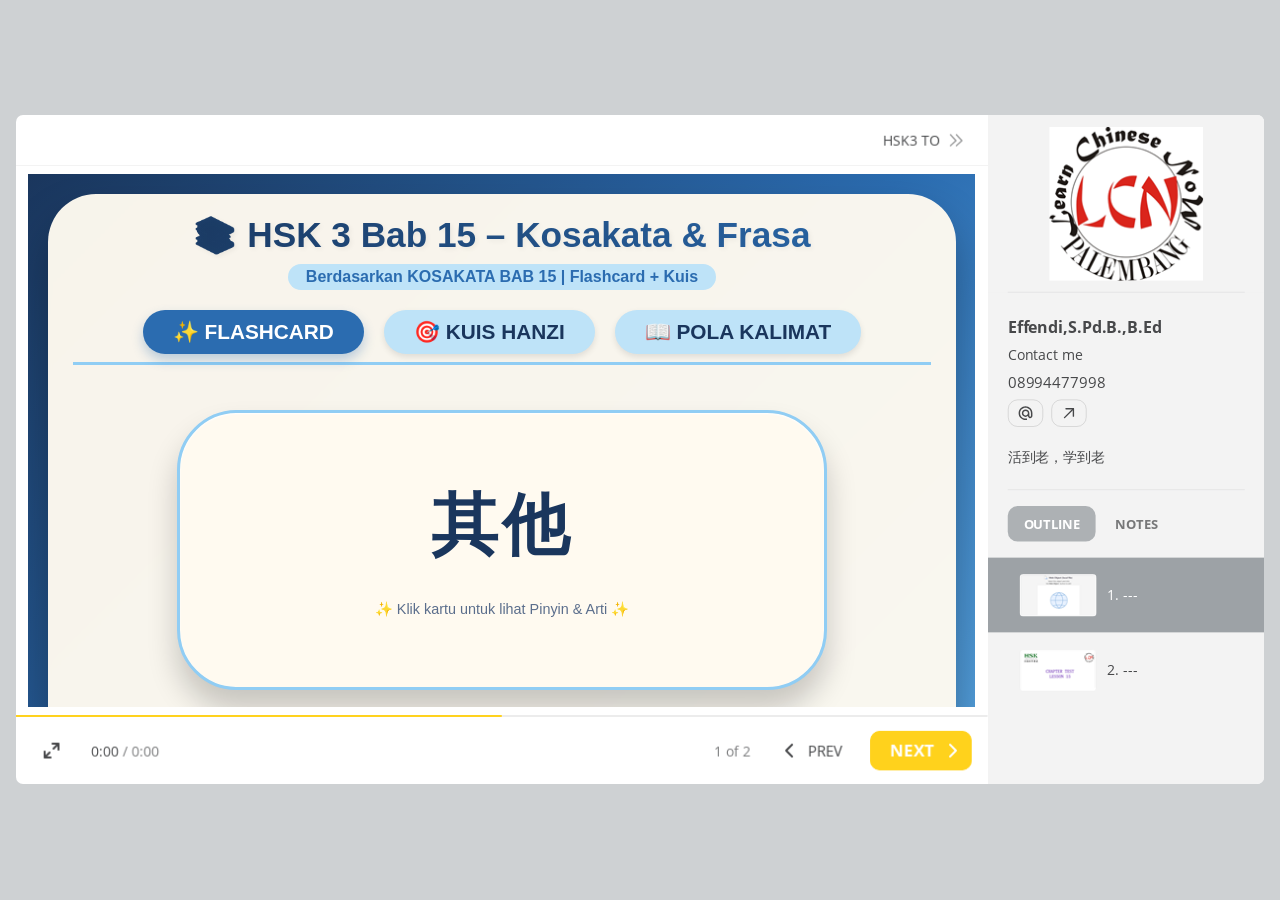
<file: index.html>
<!DOCTYPE html>
<!-- Created with iSpring --><!-- 1256 684 --><!--version 11.7.0.5 --><!--type html --><!--mainFolder ./ -->
<html style=background-color:#ced1d3;>
<head>
    <meta http-equiv="Content-Type" content="text/html;charset=utf-8"/><meta name="viewport" content="width=device-width,initial-scale=1,minimum-scale=1,maximum-scale=1,user-scalable=no"/><meta name="format-detection" content="telephone=no"/><meta name="apple-mobile-web-app-capable" content="yes"/><meta name="apple-mobile-web-app-status-bar-style" content="black"/><meta http-equiv="X-UA-Compatible" content="IE=edge"/><meta name="msapplication-tap-highlight" content="no"/><title>HSK3 LESSON 15</title><link rel="apple-touch-icon-precomposed" href="data/apple-touch-icon.png"/><link rel="shortcut icon" type="image/ico" href="data/favicon.ico"/><style>body {background-color:#ced1d3;}#spr0_3dc27c {display:none;}</style>
    
    
    <style>
		#playerView {
			position:absolute;
			-webkit-tap-highlight-color:rgba(0,0,0,0);
			-webkit-user-select:none;
			-moz-user-select:none;
			-webkit-touch-callout:none;
			-webkit-user-drag:none;
		}
		#playerView * {
			position:absolute;
		}
		#preloader {
			width: 50px;
			height: 50px;
			position: absolute;
			top: 0;
			left: 0;
			bottom: 0;
			right: 0;
			margin: auto;
			border-radius: 10px;
			background-color: rgba(0, 0, 0, 0.5);
		}

		#preloader::after {
			content: '';
			position: absolute;
			background: url([data-uri]);
			background-size: cover;
			top: 0;
			left: 0;
			bottom: 0;
			right: 0;
			animation: preloader_spin 1s infinite linear;
			-webkit-animation: preloader_spin 1s infinite linear;
		}

		@keyframes preloader_spin { 0% {transform: rotate(0deg);} 100% {transform: rotate(360deg);} }
		@-webkit-keyframes preloader_spin { 0% {-webkit-transform: rotate(0deg);} 100% {-webkit-transform: rotate(360deg);}}
    </style>
</head>
<body>
	<div id="preloader"></div>
	<script src="data/browsersupport.js?DB82C9BE"></script>
	<script src="data/player.js?DB82C9BE"></script>
    <div id="content"></div>
    <div id="spr0_3dc27c"></div>
    <script>
		document.addEventListener("DOMContentLoaded", () => (function(startup){
			function start(savedPresentationState)
			{
				var presInfo = "eNq1Wktv28gd/yoEi9xsRZSpl3toSYqKCdOiVqTspEkgUOTImjXFUcihvN5AwO6th36OvRXoobf20xTYord+hf5nhpSot+1Nk9gSZ37zf7+GyFcZy5fyV1M3GrrSaZxrpt49V2vN+nlbNZVz/aLTUsxut61UtaV8JlMAX7nXF5Jtuq7Tk5Q6LAarVc+Bx0f5st2onslT+bKuwmcAuwFJkDtPRmpVbao1BVDzhXxZqyqNMzljEuA0zTBFI0WpNCvVUf33DCJffvwqx7BrTiYoDvGZW+mHFb1yplfMEADfw5ZBYuoHVJohWBjDwr///o9f//y3//z083//+Zdf//qL+C7EkqeUzi8/vf30doxpJXr69DYK4rkfodnYj+8BgwBTXvrj/czHUSUgMyGOXG2126rabLbbLXn5+Uw25MuvcsR+MSVCn/pAk9yTypzTA55KvcFNAZ/LtRDpMSmYOUfjyI8f5CWXiRvhq/zAfsEjTTJ0Jvsr68zncCjljwC5qHGTT/woRXyZf1t+Xp4JdJxuoNXj6Pkm+uIEbVpGKyfQ8+NopuYaPNkUpMHBwhK7lKNNcP04eFEGt47LnO4T4zAa7ZHjMHqygW6fQI830M3j6EW2gT6h5SIso/MkPoimG3I3q/utDXB5thHBLM5TebnkqfWVBbRYj7aj4ExOWHCxbPAZclJQXRZ8GSkQwmK1rH5RbXVqreZ5taNBLbtQ1fOWqjbOzXpXrbZbqt4y1KWQOM/YNMIhUirfM98G26sBd7m3meN0Ohsr6yRvtniOqxcgULiSHvSonq3VmvNHxOVl3yvVqsK31UpTbTfVulJrqfVmrVlD54rCqgvOzfLxc246oWyYH66KP2p+WpQEYWjMv4GOnEQ69ecozZdcQe9WfDzlHw/icyI+HglnxGzxSEbVURXUzFbKPxLl01te768dV7vWPE3SNV2qXkjdoW1XpnQWsSpGuL7b3WCyMk9Y5PhZiZOyxan26e2KCWfJOCn1V3LiIZuyYPkC577ouVNXMZbjeVDLnMJXEZu0iL9J6YmF3xe6cu98JfaXDP84j/wnlIiYKkdn40IzNK1RP++2m8q5qnf181ZLbZ53G82qrjebnWa7uxmdjFoenHuisPa8KHxp8C3zYBAZ3u/GMqckO3MUS67Pmwj46WMuySSm1cojmUxkOKdBMa9UG0ytRr1Rg6rXYRxr7Vq70WrWOdstQLgJuIfHoroA7/FJ5so3Zs5HiSI4cynwSSlq31wKvCPF+LQYF/8vY+zIA8zUXBwX3RMkDa0dadQtaZowSyplYerVdsHc30aE24hyZADx+hZ3yUUzPCZRuCNG/ZuLsY4RIMpnszFJQpQM/BBnkL4Ka4QkIknKy3gK3UT3g4f7hGRxyJb4Jgj/u+4F+wsik7kfYAo1GXKTPs3ZOOo6ttXhnY8RMGFKRDFd09ECihdog1q7o9W0xquoXZEFSjaImYpZM2svIOahH+gGBWhPLVV7IYU9anX5nxfS2VXo+eLYMMf/FofN/ftDDjfMjtI5eZ53kEMSPMcagsLrPDJP8MxPnvSMUhIfFKJTU4zXEdrjGb3ZMdovosbz7beKxIl8C3F2DP08J22T2BXlWXRSFJA4PO2y30LqOelUrTyD4j7HvUKwQ657lVCvy5M9RF5VdJasWcQ0IVHfjxF/pRD7C3zvU0ziGxIy6PjJZXcS1vHnCblPUJrqPueEYn8cobBo0zOBnwMCCiEn4eEZinDML6RT8mj7YxStrlcLnGI4XzR3jjAModH6MgaLPVCvWM5veLDqZJSTLiP7UHv6fpburo4hnAY+RXvI9xO02CU/QI84DjeA3A69bDZGSVqG8nUnjp52qTADJOWFWxJlM2QIo6+ob5tiAvtdf4ajp62Za4ZjnD7g2MhSSmb4R25ls/BDTo0Iy6xcOsX30wh+6C1Gjyg0gTdGKw1mWURxhBYMK1ZiruIWLEV+EkxXPOgUQLGPo3TtP7DCiifTVaM2mtANE7L2VjZHj1CU7vXqeqkvAgolVjwhezdugTM5aEyKabQWbMx9lIorZ/5QCCpIByRLUuSxU7dlUmUNDrCCFEwxiwBZqSgsUS3Gsq+PNMMwXdfSbXOkDSxtZGu6aY90zbgeec5IN99ZPTj0jkgU/k2RNEb3OI5xfC+RCV/g7wUgAA7TcjzPuRn1tZ5pAymdgGYziWXqkUM97dZ6p3mW0xvpQzjfg3u63FtVAKkw1hESrul5Vu8dO6gFARQHPMYRVBsYiikFBY4fhipksnJ0SjvP6a9U88h8v17DjuWASoOB0IifZGJlISZS7CcJV2rnXMkIPfO9l1uCGYLV5iPo/sC8XaNZGcEk29XXvbZ6I7OncRnzZcu2vA+jG4drL/JXSoMEQaYnyIf+IvFqeoxUzxncaHZBo4PTFxEB2V2z55mDUf/K8Rwhv8gmaT4llOweY74a9UZOd2Q4w55XuE16893QdIX5hje6OXjDYvaN53ggXbHlvtmhdwvk9rmLJ/MRd91pIPWNNrgWihgDExY6ozvLu2Jv5kFzikLpEdOphF2YcyCH0MKPMhHRRYYKqp6nGVc3YIdRxzGG/[base64]/WPgBggNhFZx9EJArPEXMAyDd55uwkB18vMmOTxq1jQzgWi8zdfG7IocPBgIcqp2u5UAo8gN70bRMyAcAfSCZN/QVi3WQBPZ93EAhknOSNhG2wwQ/HWU6z49xokE1QFbyBZTBvsvwmSfJ0xk/7GZ2SBKimUihKTchJs/Ri++WpT4J/[base64]/M4+w/tPUkyo5IcLPw7Y2Baw24f0BHshDvke8y0Xh71Sl3yaZ2BeFYCk+f5NZS/bjbQ+5HafUjSb01McmJlyKQ8zY1F5mNNzFDnGxjVgchnAiPZtzJliuLmIevNMo64EeLFhT/J6lt4vMPHrGOYTneHYttaHcqhbLJ1duLVA9qfpNs6Eks/rJfv/Bjub76ETdcokZqQYXtaongPydHnRINJ6guQ3tS3onam7lse67x0ap5jmtHjwPb+w8dg7VdFOZPd6u2N2taHt8RWuQzLzc0uA3KwD5/KLGrQp4B3JopDHZoQfeB0C/aFJ7/bDSQJXMbYa+WnhTVHu/iCYrULk+YYoRcgpc7imNjCuwBY9gw+FBouaaGMP/MgUtj13NTqCQ2c+DaZQTyf8jV4ZL6aUwny5oK54RVDGbRMVy1K+fLkHC/HEEoV3Fajj8Xqe3IExtivKH8VlhMKd7XOOz4dldycUsjF/J5Bu47ZmY0/ThShrm3DBVpv5GLna3hgrPQvC59vMU76oQjPCbiOVgjyInPthfU9w+WSakiwJCvXKQHZtglTkww0gb/zkAbLVIyTaAy68UBrpy9ulaTp/Z7MDWSd/XiT2VQgPZvvV9Gs7WkeMhDbxQzDGv376RcDEBSjPDAhX8VwK1gW/EC2X/wPEqcDg";
				PresentationPlayer.start(presInfo, "content", "playerView", onPlayerInit, savedPresentationState);
				function onPlayerInit(player)
				{
					(function(player){
	(function(player)
{
	function findConnector(win)
	{
		var retries = 0;
		while (!win.ispringPresentationConnector && win.parent && win.parent != win)
		{
			++retries;
			if (retries > 7)
			{
				return null;
			}

			win = win.parent;
		}
		return win.ispringPresentationConnector;
	}

	function getConnector()
	{
		var api = findConnector(window);
		if (!api && window.opener && (typeof(window.opener) != "undefined"))
		{
			api = findConnector(window.opener);
		}
		return api;
	}

	try
	{
		var connector = getConnector();
		if (connector)
		{
			connector.register(player);
		}
	}
	catch (e) {}
})(player);

})(player);

					var preloader = document.getElementById("preloader");
					preloader.parentNode.removeChild(preloader);
				}
			}

			if (startup)
				startup(start);
			else
				start();
		})());
    </script>
</body>
</html>
</file>
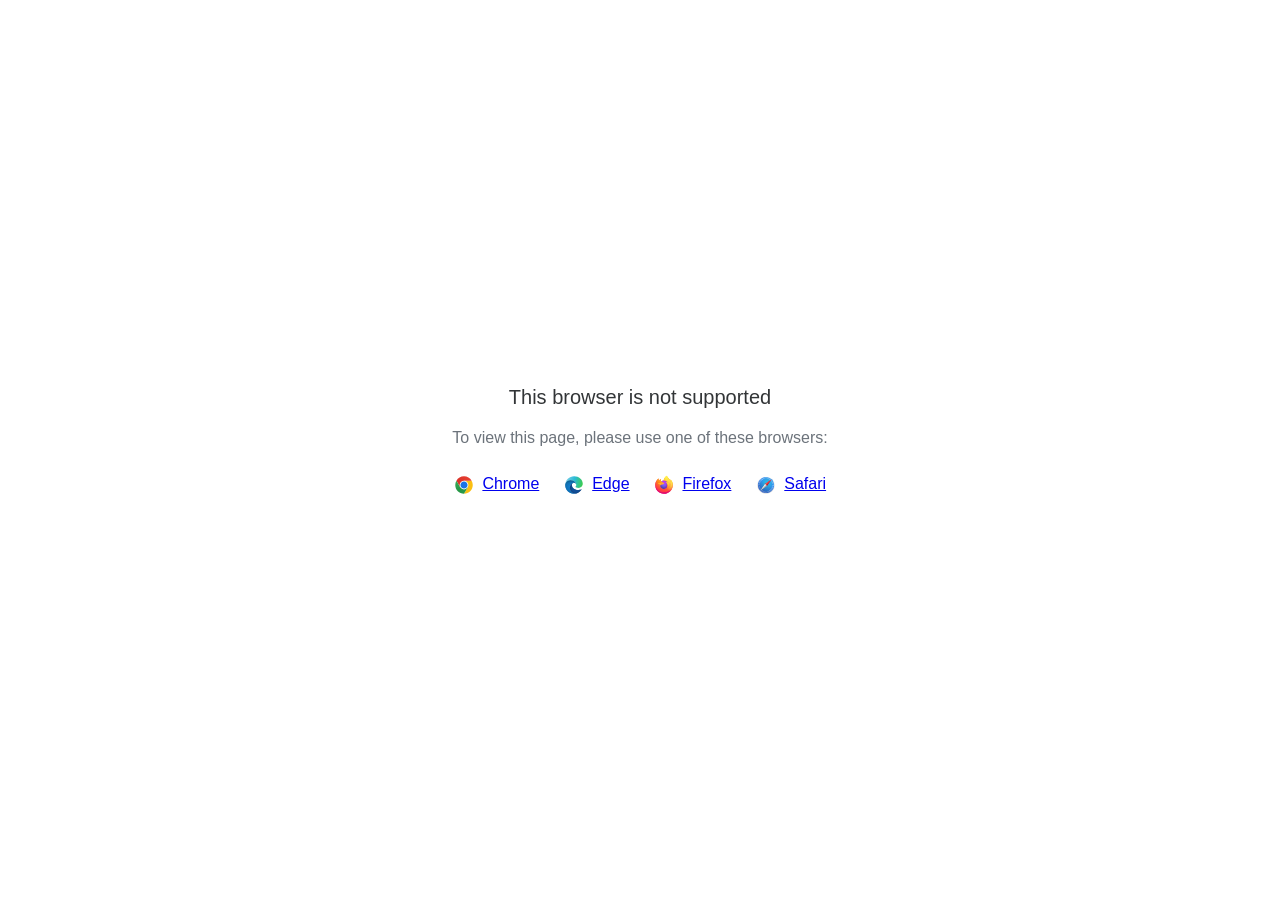
<file: data/html5-unsupported.html>
<html>
<head>
    <meta http-equiv="Content-Type" content="text/html;charset=utf-8"/>
    <meta name="viewport" content="width=device-width,initial-scale=1,maximum-scale=1">
    <meta name="format-detection" content="telephone=no">
    <meta name="apple-mobile-web-app-capable" content="yes">
    <meta name="apple-mobile-web-app-status-bar-style" content="black">
    <meta http-equiv="X-UA-Compatible" content="IE=edge">
    <meta name="msapplication-tap-highlight" content="no" />
    <title>Page Not Available</title>
    <style>
        body {
            background: #fff;
        }

        .banner {
            position: absolute;
            top: 50%;
            left: 50%;
            margin-left: -235px;
            margin-top: -67px;
            width: 470px;
            text-align: center;
            font-family: Roboto, Arial, Helvetica, sans-serif;
        }

        .title {
            margin-bottom: 16px;
            font-size: 20px;
            font-weight: 500;
            color: #323537;
            line-height: 28px;
        }

        .text {
            margin-bottom: 26px;
            font-size: 16px;
            color: #6C737B;
            line-height: 22px;
        }

        .browsers svg, .browsers a {
            display: inline-block;
            vertical-align: top;
        }

        .browsers a {
            font-size: 16px;
            margin-right: 20px;
            margin-left: 4px;
        }

        .browsers :last-child {
            margin-right: 0;
        }
    </style>
</head>
<body>
    <div class="banner">
        <div class="title">This browser is not supported</div>
        <div class="text">To view this page, please use one of these browsers:</div>
        <div class="browsers">
            <svg width="20" height="20" viewBox="0 0 20 20" fill="none" xmlns="http://www.w3.org/2000/svg">
                <path d="M10.0001 10.0001L13.789 12.1875L10.0001 18.7501C14.8326 18.7501 18.7501 14.8326 18.7501 10.0001C18.7501 8.40581 18.3216 6.91244 17.5766 5.625H10L10.0001 10.0001Z" fill="#FBBF12"/>
                <path d="M9.99999 1.25C6.76136 1.25 3.93585 3.01077 2.42285 5.6261L6.21103 12.1876L9.99999 10.0001V5.62507H17.5766C16.0634 3.01039 13.2382 1.25 9.99999 1.25Z" fill="url(#paint0_linear_579_2699)"/>
                <path d="M1.25005 10C1.25005 14.8325 5.16742 18.75 10 18.75L13.789 12.1875L10 10L6.21109 12.1875L2.42291 5.62598C1.67833 6.91306 1.25 8.40588 1.25 9.99988" fill="url(#paint1_linear_579_2699)"/>
                <path d="M14.3751 10.0001C14.3751 12.4163 12.4163 14.3751 10.0001 14.3751C7.58381 14.3751 5.625 12.4163 5.625 10.0001C5.625 7.58381 7.58381 5.625 10.0001 5.625C12.4163 5.625 14.3751 7.58381 14.3751 10.0001Z" fill="white"/>
                <path d="M13.5548 10.0001C13.5548 11.9633 11.9633 13.5548 10.0001 13.5548C8.03686 13.5548 6.44531 11.9633 6.44531 10.0001C6.44531 8.03686 8.03686 6.44531 10.0001 6.44531C11.9633 6.44531 13.5548 8.03686 13.5548 10.0001Z" fill="#1A73E8"/>
                <defs>
                    <linearGradient id="paint0_linear_579_2699" x1="5.04786" y1="6.71874" x2="12.965" y2="6.71874" gradientUnits="userSpaceOnUse">
                        <stop stop-color="#DB3328"/>
                        <stop offset="1" stop-color="#E53D30"/>
                    </linearGradient>
                    <linearGradient id="paint1_linear_579_2699" x1="4.58454" y1="7.18406" x2="7.82938" y2="12.8043" gradientUnits="userSpaceOnUse">
                        <stop stop-color="#32A651"/>
                        <stop offset="1" stop-color="#279847"/>
                    </linearGradient>
                </defs>
            </svg>
            <a href="https://www.google.com/chrome">Chrome</a>
            <svg width="20" height="20" viewBox="0 0 20 20" fill="none" xmlns="http://www.w3.org/2000/svg">
                <path d="M12.2449 9.92045C12.2449 8.25 10.5088 5.36648 6.59777 5.36648C2.68671 5.36648 1.25 8.62784 1.25 10.0199C1.25 5.0483 5.30074 1.25 10.1097 1.25C14.9188 1.25 18.75 4.84943 18.75 8.50852C18.75 11.7699 16.2956 12.9034 14.3002 12.9034C12.9832 12.9034 11.4866 12.4659 11.4866 11.7699C11.4866 11.233 12.2449 11.233 12.2449 9.92045Z" fill="url(#paint0_linear_579_2709)"/>
                <path d="M6.59777 5.36646C10.5088 5.36646 12.2449 8.24998 12.2449 9.92043C12.2449 9.93342 12.2448 9.94627 12.2446 9.95901C12.2249 8.84657 11.4738 7.79259 9.99002 7.79259C8.11431 7.79259 5.5801 10.338 5.91933 13.5C6.19087 16.031 8.33381 19.4261 12.9832 18.2329C12.9832 18.2329 12.1052 18.75 9.6508 18.75C5.30074 18.75 1.25 14.7727 1.25 10.2187C1.25 10.0981 1.25184 9.97975 1.25555 9.8637C1.35584 8.39889 2.82648 5.36646 6.59777 5.36646Z" fill="url(#paint1_linear_579_2709)"/>
                <path d="M6.59777 5.36646C10.5088 5.36646 12.2449 8.24998 12.2449 9.92043C12.2449 9.93342 12.2448 9.94627 12.2446 9.95901C12.2249 8.84657 11.4738 7.79259 9.99002 7.79259C8.11431 7.79259 5.5801 10.338 5.91933 13.5C6.19087 16.031 8.33381 19.4261 12.9832 18.2329C12.9832 18.2329 12.1052 18.75 9.6508 18.75C5.30074 18.75 1.25 14.7727 1.25 10.2187C1.25 10.0981 1.25184 9.97975 1.25555 9.8637C1.35584 8.39889 2.82648 5.36646 6.59777 5.36646Z" fill="url(#paint2_radial_579_2709)"/>
                <path d="M12.4415 18.4371C14.9324 17.7576 16.712 15.6377 17.0338 15.2101C17.393 14.7328 17.4928 14.4345 17.393 14.3351C17.2932 14.2357 17.1536 14.2555 16.7944 14.4345C16.4352 14.6135 14.32 15.4885 11.9056 14.7527C9.49107 14.0169 7.83486 12.1078 7.83486 9.99987C7.83486 8.36919 9.23166 7.79248 9.98993 7.79248C8.11422 7.79248 5.58001 10.3379 5.91923 13.4999C6.19077 16.0309 8.33371 19.426 12.9831 18.2328C12.9831 18.2328 12.821 18.3283 12.4415 18.4371Z" fill="#0E458A"/>
                <path d="M12.4415 18.4371C14.9324 17.7576 16.712 15.6377 17.0338 15.2101C17.393 14.7328 17.4928 14.4345 17.393 14.3351C17.2932 14.2357 17.1536 14.2555 16.7944 14.4345C16.4352 14.6135 14.32 15.4885 11.9056 14.7527C9.49107 14.0169 7.83486 12.1078 7.83486 9.99987C7.83486 8.36919 9.23166 7.79248 9.98993 7.79248C8.11422 7.79248 5.58001 10.3379 5.91923 13.4999C6.19077 16.0309 8.33371 19.426 12.9831 18.2328C12.9831 18.2328 12.821 18.3283 12.4415 18.4371Z" fill="url(#paint3_radial_579_2709)"/>
                <defs>
                    <linearGradient id="paint0_linear_579_2709" x1="17.7323" y1="11.5909" x2="0.61762" y2="7.54779" gradientUnits="userSpaceOnUse">
                        <stop stop-color="#3BCC50"/>
                        <stop offset="0.489583" stop-color="#2ABAD6"/>
                        <stop offset="1" stop-color="#7DCFE7"/>
                    </linearGradient>
                    <linearGradient id="paint1_linear_579_2709" x1="7.11659" y1="5.36646" x2="7.11659" y2="18.75" gradientUnits="userSpaceOnUse">
                        <stop stop-color="#035989"/>
                        <stop offset="0.265625" stop-color="#1175B6"/>
                        <stop offset="1" stop-color="#0470CF"/>
                    </linearGradient>
                    <radialGradient id="paint2_radial_579_2709" cx="0" cy="0" r="1" gradientUnits="userSpaceOnUse" gradientTransform="translate(6.83723 11.8693) rotate(59.2143) scale(5.92595 5.93561)">
                        <stop stop-color="#1284D8"/>
                        <stop offset="0.813899" stop-color="#1170B2" stop-opacity="0.767762"/>
                        <stop offset="1" stop-color="#0E649B" stop-opacity="0.65"/>
                    </radialGradient>
                    <radialGradient id="paint3_radial_579_2709" cx="0" cy="0" r="1" gradientUnits="userSpaceOnUse" gradientTransform="translate(11.6661 13.4999) rotate(77.9982) scale(4.79806 5.18015)">
                        <stop stop-color="#104890"/>
                        <stop offset="0.69943" stop-color="#12529E" stop-opacity="0.70624"/>
                        <stop offset="1" stop-color="#0E4584" stop-opacity="0.58"/>
                    </radialGradient>
                </defs>
            </svg>
            <a href="https://www.microsoft.com/edge">Edge</a>
            <svg width="20" height="20" viewBox="0 0 20 20" fill="none" xmlns="http://www.w3.org/2000/svg">
                <path d="M18.1191 6.70405C17.7385 5.78587 16.967 4.79462 16.3615 4.4815C16.8544 5.4501 17.1395 6.42162 17.2485 7.14652C17.2485 7.14652 17.2485 7.15163 17.2503 7.16113C16.2598 4.6861 14.5798 3.68791 13.2079 1.51504C13.1383 1.40543 13.069 1.29582 13.0012 1.17854C12.963 1.1124 12.932 1.05248 12.905 0.995851C12.8481 0.885984 12.8042 0.76987 12.7741 0.649844C12.7743 0.644144 12.7725 0.638558 12.7688 0.63417C12.7652 0.629782 12.7601 0.626904 12.7544 0.626094C12.749 0.624635 12.7434 0.624635 12.738 0.626094C12.7366 0.626756 12.7352 0.627617 12.734 0.628652C12.7318 0.628652 12.7296 0.63121 12.7274 0.63194L12.7311 0.627191C10.5302 1.91914 9.78353 4.30904 9.71499 5.5049C8.83549 5.56518 7.99455 5.88974 7.30189 6.43623C7.22949 6.37488 7.15379 6.31755 7.07512 6.26451C6.87551 5.56419 6.86708 4.82302 7.0507 4.11832C6.15057 4.52936 5.45059 5.17789 4.94165 5.75189H4.93764C4.5902 5.31089 4.61463 3.85634 4.63432 3.55272C4.63031 3.53372 4.37547 3.68535 4.34266 3.70837C4.03608 3.92756 3.7495 4.17357 3.48628 4.4435C3.18675 4.74784 2.9131 5.07672 2.66818 5.42671C2.1047 6.22702 1.70509 7.13132 1.49244 8.08735C1.48843 8.10635 1.48478 8.12608 1.48077 8.14544C1.46437 8.22254 1.40494 8.60946 1.39437 8.6935V8.71286C1.3169 9.11266 1.26865 9.5176 1.25 9.92444V9.96938C1.25 14.8186 5.17279 18.75 10.0114 18.75C14.345 18.75 17.943 15.5968 18.6477 11.455C18.6623 11.3428 18.6743 11.2295 18.6875 11.1163C18.8617 9.61022 18.6681 8.02743 18.1191 6.70405ZM8.02046 13.5774C8.06129 13.5968 8.09994 13.6183 8.14186 13.6373L8.14769 13.641C8.10577 13.6205 8.06311 13.5993 8.02082 13.5774H8.02046ZM17.251 7.16515V7.15675V7.16625V7.16515Z" fill="url(#paint0_linear_579_2717)"/>
                <path d="M18.119 6.704C17.7384 5.78582 16.9669 4.79457 16.3614 4.48145C16.8543 5.45005 17.1394 6.42157 17.2484 7.14647V7.16437C18.0752 9.41067 17.6246 11.695 16.9757 13.0907C15.9716 15.25 13.541 17.4635 9.73602 17.3557C5.62839 17.2388 2.0071 14.1802 1.33082 10.1776C1.20759 9.54586 1.33082 9.22543 1.39279 8.71281C1.31733 9.10778 1.28853 9.22214 1.25098 9.92439V9.96933C1.25098 14.8185 5.17377 18.7499 10.0124 18.7499C14.346 18.7499 17.944 15.5968 18.6487 11.4549C18.6633 11.3428 18.6753 11.2295 18.6884 11.1162C18.8616 9.61017 18.668 8.02738 18.119 6.704Z" fill="url(#paint1_radial_579_2717)"/>
                <path d="M18.119 6.704C17.7384 5.78582 16.9669 4.79457 16.3614 4.48145C16.8543 5.45005 17.1394 6.42157 17.2484 7.14647V7.16437C18.0752 9.41067 17.6246 11.695 16.9757 13.0907C15.9716 15.25 13.541 17.4635 9.73602 17.3557C5.62839 17.2388 2.0071 14.1802 1.33082 10.1776C1.20759 9.54586 1.33082 9.22543 1.39279 8.71281C1.31733 9.10778 1.28853 9.22214 1.25098 9.92439V9.96933C1.25098 14.8185 5.17377 18.7499 10.0124 18.7499C14.346 18.7499 17.944 15.5968 18.6487 11.4549C18.6633 11.3428 18.6753 11.2295 18.6884 11.1162C18.8616 9.61017 18.668 8.02738 18.119 6.704Z" fill="url(#paint2_radial_579_2717)"/>
                <path d="M13.8612 7.73587C13.8806 7.74939 13.8977 7.7629 13.9159 7.77642C13.696 7.38513 13.4221 7.02694 13.1022 6.71246C10.3788 3.98314 12.3884 0.794172 12.7271 0.631947L12.7307 0.627197C10.5298 1.91915 9.78314 4.30905 9.7146 5.50491C9.81668 5.49797 9.9184 5.4892 10.0223 5.4892C11.6647 5.4892 13.0953 6.39459 13.8612 7.73587Z" fill="url(#paint3_radial_579_2717)"/>
                <path d="M10.028 8.28118C10.0138 8.5004 9.24382 9.25307 8.97441 9.25307C6.48292 9.25307 6.07861 10.7635 6.07861 10.7635C6.18798 12.0357 7.07244 13.0833 8.14245 13.6375C8.19131 13.6627 8.24052 13.6854 8.28828 13.708C8.37396 13.7446 8.46 13.7811 8.54567 13.8136C8.91262 13.9433 9.29689 14.0172 9.68568 14.0329C14.0525 14.2382 14.8991 8.80001 11.7473 7.22087C12.5541 7.08021 13.3919 7.40575 13.8597 7.73495C13.0941 6.39367 11.6631 5.48828 10.0207 5.48828C9.91682 5.48828 9.81511 5.49705 9.71303 5.50399C8.83417 5.56502 7.99404 5.88994 7.30212 6.43642C7.43591 6.55005 7.58685 6.70131 7.90439 7.0148C8.5001 7.60378 10.0247 8.20993 10.028 8.28118Z" fill="url(#paint4_radial_579_2717)"/>
                <path d="M10.028 8.28118C10.0138 8.5004 9.24382 9.25307 8.97441 9.25307C6.48292 9.25307 6.07861 10.7635 6.07861 10.7635C6.18798 12.0357 7.07244 13.0833 8.14245 13.6375C8.19131 13.6627 8.24052 13.6854 8.28828 13.708C8.37396 13.7446 8.46 13.7811 8.54567 13.8136C8.91262 13.9433 9.29689 14.0172 9.68568 14.0329C14.0525 14.2382 14.8991 8.80001 11.7473 7.22087C12.5541 7.08021 13.3919 7.40575 13.8597 7.73495C13.0941 6.39367 11.6631 5.48828 10.0207 5.48828C9.91682 5.48828 9.81511 5.49705 9.71303 5.50399C8.83417 5.56502 7.99404 5.88994 7.30212 6.43642C7.43591 6.55005 7.58685 6.70131 7.90439 7.0148C8.5001 7.60378 10.0247 8.20993 10.028 8.28118Z" fill="url(#paint5_radial_579_2717)"/>
                <path d="M6.89479 6.14439C6.96588 6.19043 7.02421 6.22916 7.07708 6.2646C6.87746 5.56428 6.86903 4.82311 7.05265 4.11841C6.15252 4.52945 5.45255 5.17799 4.9436 5.75198C4.9848 5.75089 6.2557 5.72787 6.89479 6.14439Z" fill="url(#paint6_radial_579_2717)"/>
                <path d="M1.33119 10.1776C2.00747 14.1802 5.62876 17.2388 9.7393 17.3557C13.5443 17.4635 15.9735 15.25 16.979 13.0907C17.6279 11.6946 18.0785 9.41068 17.2517 7.16437V7.14756C17.2517 7.14976 17.2517 7.15268 17.2535 7.16218C17.5641 9.1962 16.532 11.1667 14.9184 12.4992C14.9167 12.5029 14.9152 12.5067 14.9137 12.5105C11.7692 15.0765 8.76042 14.0586 8.15123 13.6431C8.10893 13.6227 8.06628 13.6015 8.02399 13.5796C6.19056 12.7027 5.43334 11.0274 5.59558 9.5919C4.04797 9.5919 3.52007 8.28314 3.52007 8.28314C3.52007 8.28314 4.90982 7.29006 6.74143 8.1538C8.43778 8.95396 10.031 8.2835 10.031 8.28314C10.0277 8.21189 8.50304 7.60391 7.90842 7.01676C7.59088 6.70327 7.43995 6.55201 7.30615 6.43838C7.23375 6.37702 7.15805 6.3197 7.07939 6.26665C7.02725 6.23012 6.97001 6.19358 6.8971 6.14645C6.25801 5.72992 4.98711 5.75294 4.94518 5.75404H4.94117C4.59374 5.31303 4.61816 3.85849 4.63785 3.55487C4.63384 3.53587 4.379 3.68749 4.34619 3.71051C4.03961 3.92971 3.75303 4.17571 3.48981 4.44564C3.19028 4.74999 2.91663 5.07887 2.67171 5.42886C2.10823 6.22916 1.70862 7.13347 1.49597 8.08949C1.48904 8.1063 1.17734 9.47023 1.33119 10.1776Z" fill="url(#paint7_radial_579_2717)"/>
                <path d="M13.1024 6.71246C13.4222 7.02693 13.6962 7.38513 13.9161 7.77642C13.9616 7.81071 14.0055 7.8473 14.0473 7.88603C16.0335 9.71873 14.9945 12.3132 14.9154 12.4996C16.529 11.1671 17.5611 9.19662 17.2505 7.16259C16.2599 4.6861 14.58 3.68791 13.2081 1.51504C13.1385 1.40543 13.0692 1.29582 13.0014 1.17854C12.9631 1.1124 12.9321 1.05248 12.9051 0.995851C12.8483 0.885984 12.8044 0.76987 12.7742 0.649844C12.7745 0.644144 12.7726 0.638559 12.769 0.63417C12.7653 0.629782 12.7602 0.626904 12.7546 0.626094C12.7492 0.624635 12.7435 0.624635 12.7382 0.626094C12.7367 0.626756 12.7354 0.627617 12.7341 0.628652C12.732 0.628652 12.7298 0.63121 12.7276 0.63194C12.3885 0.794165 10.379 3.98313 13.1024 6.71246Z" fill="url(#paint8_radial_579_2717)"/>
                <path d="M14.0464 7.88413C14.0046 7.8454 13.9608 7.80882 13.9152 7.77452C13.8973 7.761 13.8787 7.74748 13.8605 7.73396C13.3928 7.40513 12.555 7.07922 11.7482 7.21989C14.8995 8.79902 14.0534 14.2372 9.68654 14.0319C9.29775 14.0163 8.91348 13.9424 8.54653 13.8126C8.46085 13.7805 8.37481 13.7451 8.28914 13.7071C8.23956 13.6844 8.19034 13.6618 8.14331 13.6365L8.14914 13.6402C8.75834 14.0567 11.7671 15.0746 14.9116 12.5075C14.9116 12.5075 14.9134 12.5028 14.9163 12.4962C14.9943 12.3132 16.0334 9.71866 14.0464 7.88413Z" fill="url(#paint9_radial_579_2717)"/>
                <path d="M6.07833 10.7635C6.07833 10.7635 6.48264 9.25306 8.97412 9.25306C9.24354 9.25306 10.0135 8.49966 10.0277 8.28117C10.0419 8.06268 8.43455 8.95199 6.7382 8.15183C4.90659 7.28809 3.51685 8.28117 3.51685 8.28117C3.51685 8.28117 4.04475 9.58993 5.59235 9.58993C5.43012 11.0255 6.18733 12.6992 8.02076 13.5776C8.06159 13.597 8.10024 13.6185 8.14217 13.6375C7.07215 13.0843 6.18879 12.0357 6.07833 10.7635Z" fill="url(#paint10_radial_579_2717)"/>
                <path d="M18.1191 6.70405C17.7385 5.78587 16.967 4.79462 16.3615 4.4815C16.8544 5.4501 17.1395 6.42162 17.2485 7.14652C17.2485 7.14652 17.2485 7.15163 17.2503 7.16113C16.2598 4.6861 14.5798 3.68791 13.2079 1.51504C13.1383 1.40543 13.069 1.29582 13.0012 1.17854C12.963 1.1124 12.932 1.05248 12.905 0.995851C12.8481 0.885984 12.8042 0.76987 12.7741 0.649844C12.7743 0.644144 12.7725 0.638558 12.7688 0.63417C12.7652 0.629782 12.7601 0.626904 12.7544 0.626094C12.749 0.624635 12.7434 0.624635 12.738 0.626094C12.7366 0.626756 12.7352 0.627617 12.734 0.628652C12.7318 0.628652 12.7296 0.63121 12.7274 0.63194L12.7311 0.627191C10.5302 1.91914 9.78353 4.30904 9.71499 5.5049C9.81707 5.49796 9.91878 5.48919 10.0227 5.48919C11.6651 5.48919 13.0957 6.39458 13.8616 7.73586C13.3939 7.40703 12.5561 7.08111 11.7493 7.22178C14.9007 8.80092 14.0545 14.2391 9.68764 14.0338C9.29885 14.0182 8.91458 13.9443 8.54763 13.8145C8.46196 13.7824 8.37592 13.747 8.29024 13.709C8.24066 13.6863 8.19144 13.6636 8.14441 13.6384L8.15025 13.6421C8.10796 13.6216 8.0653 13.6004 8.02301 13.5785C8.06384 13.5979 8.10249 13.6194 8.14441 13.6384C7.07221 13.0842 6.18885 12.0356 6.07839 10.7633C6.07839 10.7633 6.4827 9.25288 8.97418 9.25288C9.2436 9.25288 10.0136 8.49949 10.0278 8.28099C10.0245 8.20975 8.49987 7.60177 7.90525 7.01462C7.58771 6.70113 7.43678 6.54986 7.30298 6.43623C7.23058 6.37488 7.15488 6.31755 7.07622 6.26451C6.87661 5.56419 6.86817 4.82302 7.05179 4.11832C6.15166 4.52936 5.45169 5.17789 4.94275 5.75189H4.93874C4.5913 5.31089 4.61572 3.85634 4.63541 3.55272C4.6314 3.53372 4.37657 3.68535 4.34375 3.70837C4.03717 3.92756 3.75059 4.17357 3.48738 4.4435C3.18785 4.74784 2.9142 5.07672 2.66928 5.42671C2.1058 6.22702 1.70618 7.13132 1.49353 8.08735C1.48952 8.10635 1.48588 8.12608 1.48187 8.14544C1.46546 8.22254 1.39109 8.61494 1.38088 8.69898C1.38088 8.70556 1.38088 8.69277 1.38088 8.69898C1.31262 9.10444 1.26891 9.51368 1.25 9.92444V9.96938C1.25 14.8186 5.17279 18.75 10.0114 18.75C14.345 18.75 17.943 15.5968 18.6477 11.455C18.6623 11.3428 18.6743 11.2295 18.6875 11.1163C18.8617 9.61022 18.6681 8.02743 18.1191 6.70405ZM17.25 7.15492V7.16442V7.15492Z" fill="url(#paint11_linear_579_2717)"/>
                <defs>
                    <linearGradient id="paint0_linear_579_2717" x1="16.9594" y1="3.43288" x2="2.3837" y2="17.4648" gradientUnits="userSpaceOnUse">
                        <stop offset="0.05" stop-color="#FFF44F"/>
                        <stop offset="0.11" stop-color="#FFE847"/>
                        <stop offset="0.22" stop-color="#FFC830"/>
                        <stop offset="0.37" stop-color="#FF980E"/>
                        <stop offset="0.4" stop-color="#FF8B16"/>
                        <stop offset="0.46" stop-color="#FF672A"/>
                        <stop offset="0.53" stop-color="#FF3647"/>
                        <stop offset="0.7" stop-color="#E31587"/>
                    </linearGradient>
                    <radialGradient id="paint1_radial_579_2717" cx="0" cy="0" r="1" gradientUnits="userSpaceOnUse" gradientTransform="translate(16.287 2.63668) scale(18.2654 18.3055)">
                        <stop offset="0.13" stop-color="#FFBD4F"/>
                        <stop offset="0.19" stop-color="#FFAC31"/>
                        <stop offset="0.25" stop-color="#FF9D17"/>
                        <stop offset="0.28" stop-color="#FF980E"/>
                        <stop offset="0.4" stop-color="#FF563B"/>
                        <stop offset="0.47" stop-color="#FF3750"/>
                        <stop offset="0.71" stop-color="#F5156C"/>
                        <stop offset="0.78" stop-color="#EB0878"/>
                        <stop offset="0.86" stop-color="#E50080"/>
                    </radialGradient>
                    <radialGradient id="paint2_radial_579_2717" cx="0" cy="0" r="1" gradientUnits="userSpaceOnUse" gradientTransform="translate(9.61279 10.1202) scale(18.2654 18.3055)">
                        <stop offset="0.3" stop-color="#960E18"/>
                        <stop offset="0.35" stop-color="#B11927" stop-opacity="0.74"/>
                        <stop offset="0.43" stop-color="#DB293D" stop-opacity="0.34"/>
                        <stop offset="0.5" stop-color="#F5334B" stop-opacity="0.09"/>
                        <stop offset="0.53" stop-color="#FF3750" stop-opacity="0"/>
                    </radialGradient>
                    <radialGradient id="paint3_radial_579_2717" cx="0" cy="0" r="1" gradientUnits="userSpaceOnUse" gradientTransform="translate(11.8153 -1.51753) scale(13.2325 13.2615)">
                        <stop offset="0.13" stop-color="#FFF44F"/>
                        <stop offset="0.25" stop-color="#FFDC3E"/>
                        <stop offset="0.51" stop-color="#FF9D12"/>
                        <stop offset="0.53" stop-color="#FF980E"/>
                    </radialGradient>
                    <radialGradient id="paint4_radial_579_2717" cx="0" cy="0" r="1" gradientUnits="userSpaceOnUse" gradientTransform="translate(7.59304 14.9021) scale(8.69686 8.71594)">
                        <stop offset="0.35" stop-color="#3A8EE6"/>
                        <stop offset="0.47" stop-color="#5C79F0"/>
                        <stop offset="0.67" stop-color="#9059FF"/>
                        <stop offset="1" stop-color="#C139E6"/>
                    </radialGradient>
                    <radialGradient id="paint5_radial_579_2717" cx="0" cy="0" r="1" gradientUnits="userSpaceOnUse" gradientTransform="translate(9.87545 7.94492) rotate(-13.9265) scale(4.60823 5.42407)">
                        <stop offset="0.21" stop-color="#9059FF" stop-opacity="0"/>
                        <stop offset="0.28" stop-color="#8C4FF3" stop-opacity="0.06"/>
                        <stop offset="0.75" stop-color="#7716A8" stop-opacity="0.45"/>
                        <stop offset="0.97" stop-color="#6E008B" stop-opacity="0.6"/>
                    </radialGradient>
                    <radialGradient id="paint6_radial_579_2717" cx="0" cy="0" r="1" gradientUnits="userSpaceOnUse" gradientTransform="translate(9.38226 1.88781) scale(6.25678 6.27051)">
                        <stop stop-color="#FFE226"/>
                        <stop offset="0.12" stop-color="#FFDB27"/>
                        <stop offset="0.3" stop-color="#FFC82A"/>
                        <stop offset="0.5" stop-color="#FFA930"/>
                        <stop offset="0.73" stop-color="#FF7E37"/>
                        <stop offset="0.79" stop-color="#FF7139"/>
                    </radialGradient>
                    <radialGradient id="paint7_radial_579_2717" cx="0" cy="0" r="1" gradientUnits="userSpaceOnUse" gradientTransform="translate(14.3005 -2.08939) scale(26.6943 26.7529)">
                        <stop offset="0.11" stop-color="#FFF44F"/>
                        <stop offset="0.46" stop-color="#FF980E"/>
                        <stop offset="0.62" stop-color="#FF5634"/>
                        <stop offset="0.72" stop-color="#FF3647"/>
                        <stop offset="0.9" stop-color="#E31587"/>
                    </radialGradient>
                    <radialGradient id="paint8_radial_579_2717" cx="0" cy="0" r="1" gradientUnits="userSpaceOnUse" gradientTransform="translate(11.72 0.833589) rotate(84.2447) scale(19.4998 12.7839)">
                        <stop stop-color="#FFF44F"/>
                        <stop offset="0.06" stop-color="#FFE847"/>
                        <stop offset="0.17" stop-color="#FFC830"/>
                        <stop offset="0.3" stop-color="#FF980E"/>
                        <stop offset="0.36" stop-color="#FF8B16"/>
                        <stop offset="0.45" stop-color="#FF672A"/>
                        <stop offset="0.57" stop-color="#FF3647"/>
                        <stop offset="0.74" stop-color="#E31587"/>
                    </radialGradient>
                    <radialGradient id="paint9_radial_579_2717" cx="0" cy="0" r="1" gradientUnits="userSpaceOnUse" gradientTransform="translate(9.23484 4.20996) scale(16.6653 16.7019)">
                        <stop offset="0.14" stop-color="#FFF44F"/>
                        <stop offset="0.48" stop-color="#FF980E"/>
                        <stop offset="0.59" stop-color="#FF5634"/>
                        <stop offset="0.66" stop-color="#FF3647"/>
                        <stop offset="0.9" stop-color="#E31587"/>
                    </radialGradient>
                    <radialGradient id="paint10_radial_579_2717" cx="0" cy="0" r="1" gradientUnits="userSpaceOnUse" gradientTransform="translate(13.6341 5.18793) scale(18.2402 18.2803)">
                        <stop offset="0.09" stop-color="#FFF44F"/>
                        <stop offset="0.23" stop-color="#FFE141"/>
                        <stop offset="0.51" stop-color="#FFAF1E"/>
                        <stop offset="0.63" stop-color="#FF980E"/>
                    </radialGradient>
                    <linearGradient id="paint11_linear_579_2717" x1="16.7844" y1="3.35761" x2="4.38152" y2="15.7337" gradientUnits="userSpaceOnUse">
                        <stop offset="0.17" stop-color="#FFF44F" stop-opacity="0.8"/>
                        <stop offset="0.27" stop-color="#FFF44F" stop-opacity="0.63"/>
                        <stop offset="0.49" stop-color="#FFF44F" stop-opacity="0.22"/>
                        <stop offset="0.6" stop-color="#FFF44F" stop-opacity="0"/>
                    </linearGradient>
                </defs>
            </svg>
            <a href="https://www.mozilla.org/firefox">Firefox</a>
            <svg width="20" height="20" viewBox="0 0 20 20" fill="none" xmlns="http://www.w3.org/2000/svg">
                <path d="M10 18.75C14.8325 18.75 18.75 14.8325 18.75 10C18.75 5.16751 14.8325 1.25 10 1.25C5.16751 1.25 1.25 5.16751 1.25 10C1.25 14.8325 5.16751 18.75 10 18.75Z" fill="url(#paint0_linear_579_2734)"/>
                <path d="M10 18.0938C14.4701 18.0938 18.0938 14.4701 18.0938 10C18.0938 5.52995 14.4701 1.90625 10 1.90625C5.52995 1.90625 1.90625 5.52995 1.90625 10C1.90625 14.4701 5.52995 18.0938 10 18.0938Z" fill="url(#paint1_radial_579_2734)"/>
                <path d="M10.0137 3.87498C9.95897 3.87498 9.91113 3.83399 9.91113 3.7793V2.35057C9.91113 2.29588 9.95897 2.25488 10.0137 2.25488C10.0683 2.25488 10.1162 2.29588 10.1162 2.35057V3.7793C10.1093 3.83399 10.0683 3.87498 10.0137 3.87498Z" fill="#F3F3F3"/>
                <path d="M10.0137 3.88182C9.95214 3.88182 9.9043 3.83397 9.9043 3.77929V2.35058C9.9043 2.29589 9.95214 2.24805 10.0137 2.24805C10.0752 2.24805 10.123 2.29589 10.123 2.35058V3.77929C10.123 3.83397 10.0684 3.88182 10.0137 3.88182ZM10.0137 2.26167C9.96583 2.26167 9.91799 2.30273 9.91799 2.35058V3.77929C9.91799 3.82713 9.95898 3.8682 10.0137 3.8682C10.0615 3.8682 10.1093 3.82713 10.1093 3.77929V2.35058C10.1026 2.30273 10.0615 2.26167 10.0137 2.26167Z" fill="white"/>
                <path d="M10.6972 3.10941C10.6426 3.10257 10.6016 3.06157 10.6016 3.00688L10.6494 2.37108C10.6562 2.31646 10.7041 2.2754 10.7588 2.28224C10.8135 2.28909 10.8545 2.33015 10.8545 2.38484L10.8066 3.02057C10.7998 3.07526 10.7519 3.11626 10.6972 3.10948V3.10941Z" fill="#F3F3F3"/>
                <path d="M10.6973 3.1164C10.6357 3.10955 10.5947 3.06171 10.5947 3.00702L10.6426 2.37123C10.6494 2.31661 10.6973 2.26877 10.7588 2.27554C10.8203 2.28239 10.8613 2.3303 10.8613 2.38492L10.8135 3.02071C10.8066 3.08224 10.7588 3.12324 10.6973 3.1164ZM10.7588 2.28923C10.7109 2.28923 10.663 2.32346 10.663 2.3713L10.6152 3.00709C10.6152 3.05486 10.6494 3.09593 10.7041 3.10271C10.7519 3.10271 10.7998 3.06855 10.7998 3.02071L10.8476 2.38492C10.8476 2.33708 10.8066 2.29608 10.7587 2.28923H10.7588Z" fill="white"/>
                <path d="M11.2099 3.99815C11.1551 3.98447 11.121 3.93662 11.1278 3.88193L11.4081 2.48051C11.4218 2.4259 11.4696 2.39167 11.5243 2.40536C11.579 2.41905 11.6131 2.4669 11.6063 2.52158L11.326 3.923C11.3192 3.97078 11.2645 4.005 11.2098 3.99815H11.2099Z" fill="#F3F3F3"/>
                <path d="M11.2101 4.00462C11.1485 3.99093 11.1144 3.93625 11.1212 3.88156L11.4015 2.48016C11.4152 2.42554 11.4699 2.38447 11.5313 2.39816C11.5928 2.41185 11.6271 2.46654 11.6202 2.52123L11.34 3.92263C11.3263 3.97724 11.2716 4.01147 11.2101 4.00462ZM11.5313 2.41185C11.4835 2.40501 11.4356 2.43231 11.4219 2.48023L11.1418 3.88163C11.1349 3.9294 11.1622 3.97724 11.2169 3.991C11.2647 3.99778 11.3126 3.9704 11.3263 3.92256L11.6065 2.52123C11.6134 2.46654 11.5792 2.42554 11.5313 2.41185Z" fill="white"/>
                <path d="M12.0302 3.38287C12.0172 3.37973 12.0049 3.37405 11.9941 3.36617C11.9832 3.35828 11.9741 3.34834 11.9671 3.33691C11.9601 3.32548 11.9554 3.31279 11.9534 3.29956C11.9513 3.28633 11.9519 3.27282 11.955 3.2598L12.1259 2.64462C12.1395 2.58993 12.1942 2.56255 12.2489 2.57624C12.3036 2.58993 12.3378 2.64462 12.3242 2.69931L12.1532 3.31456C12.1395 3.36918 12.0849 3.39656 12.0302 3.38287Z" fill="#F3F3F3"/>
                <path d="M12.0302 3.38948C11.9756 3.37579 11.9346 3.31426 11.9551 3.25965L12.126 2.64433C12.1396 2.58972 12.2011 2.55549 12.2558 2.56918C12.3105 2.58287 12.3515 2.6444 12.331 2.69902L12.1601 3.31433C12.1464 3.36895 12.0918 3.40317 12.0303 3.38948H12.0302ZM12.2558 2.58972C12.208 2.57603 12.1533 2.6034 12.1396 2.65125L11.9688 3.26642C11.9551 3.31426 11.9824 3.36218 12.0371 3.37579C12.0849 3.38948 12.1396 3.36218 12.1533 3.31433L12.3242 2.69902C12.331 2.65125 12.3037 2.6034 12.2558 2.58964V2.58972Z" fill="white"/>
                <path d="M12.3652 4.34683C12.3105 4.3263 12.2901 4.26477 12.3105 4.21692L12.8574 2.89759C12.8778 2.84975 12.9394 2.82237 12.9872 2.84975C13.042 2.87021 13.0625 2.93181 13.042 2.97958L12.4951 4.29892C12.4746 4.34683 12.413 4.37414 12.3653 4.34683H12.3652Z" fill="#F3F3F3"/>
                <path d="M12.3653 4.35357C12.339 4.34356 12.3178 4.32354 12.3062 4.29791C12.2947 4.27227 12.2938 4.24311 12.3037 4.21681L12.8506 2.89746C12.8711 2.84277 12.9327 2.82224 12.9942 2.84277C13.0205 2.85278 13.0417 2.8728 13.0532 2.89843C13.0648 2.92407 13.0657 2.95323 13.0557 2.97953L12.5089 4.29888C12.4815 4.35357 12.4199 4.38088 12.3653 4.35357ZM12.9874 2.85646C12.9395 2.836 12.8848 2.85646 12.8643 2.90431L12.3174 4.22366C12.2969 4.2715 12.3243 4.31934 12.3721 4.33988C12.4199 4.36034 12.4746 4.33988 12.4952 4.29204L13.0421 2.97268C13.0557 2.93161 13.0352 2.87693 12.9874 2.85646Z" fill="white"/>
                <path d="M13.288 3.90926C13.2401 3.88188 13.2196 3.82719 13.2401 3.77935L13.5272 3.21202C13.5545 3.16411 13.6092 3.14358 13.6639 3.17095C13.7118 3.19833 13.7322 3.25302 13.7118 3.30079L13.4246 3.86819C13.3973 3.91603 13.3426 3.93664 13.2879 3.90926H13.288Z" fill="#F3F3F3"/>
                <path d="M13.288 3.91591C13.2332 3.88853 13.2128 3.827 13.2401 3.77231L13.5272 3.20498C13.5545 3.15022 13.6161 3.12975 13.6707 3.15706C13.7254 3.18444 13.746 3.24597 13.7186 3.30066L13.4315 3.868C13.4041 3.92268 13.3426 3.94322 13.2879 3.91584L13.288 3.91591ZM13.664 3.17075C13.6161 3.15029 13.5614 3.16391 13.5409 3.21175L13.2538 3.77916C13.2333 3.82015 13.2538 3.87484 13.2948 3.90222C13.3426 3.92268 13.3973 3.90906 13.4178 3.86122L13.705 3.29382C13.7254 3.25282 13.705 3.19813 13.664 3.17075Z" fill="white"/>
                <path d="M13.425 4.92103C13.3772 4.88688 13.3635 4.82534 13.3976 4.78435L14.1906 3.60168C14.2179 3.55383 14.2795 3.54699 14.3273 3.57437C14.3752 3.60852 14.3888 3.67005 14.3547 3.71105L13.5617 4.89372C13.5344 4.94156 13.4728 4.95525 13.425 4.92103Z" fill="#F3F3F3"/>
                <path d="M13.4248 4.92767C13.377 4.89352 13.3633 4.82514 13.3907 4.7773L14.1836 3.59466C14.2178 3.54682 14.2793 3.53313 14.334 3.56735C14.3818 3.60151 14.3955 3.66988 14.3682 3.71772L13.5752 4.90036C13.541 4.9482 13.4727 4.96182 13.4248 4.92767ZM14.3271 3.58104C14.2862 3.55367 14.2246 3.56051 14.1973 3.60151L13.4043 4.78414C13.377 4.82507 13.3906 4.87983 13.4317 4.90714C13.4727 4.93451 13.5342 4.92767 13.5615 4.88667L14.3545 3.71088C14.3818 3.66988 14.3682 3.60835 14.3271 3.58104Z" fill="white"/>
                <path d="M14.4229 4.66788C14.3819 4.63366 14.3683 4.57213 14.4024 4.53113L14.7989 4.0321C14.833 3.99117 14.8946 3.98425 14.9355 4.01848C14.9766 4.05263 14.9902 4.11416 14.956 4.15516L14.5596 4.65419C14.5255 4.69519 14.4639 4.70204 14.4229 4.66788H14.4229Z" fill="#F3F3F3"/>
                <path d="M14.4161 4.6747C14.3683 4.64047 14.3614 4.5721 14.3957 4.52425L14.7921 4.02528C14.8262 3.97736 14.8946 3.97052 14.9424 4.01159C14.9903 4.04574 14.9971 4.11412 14.9629 4.16196L14.5665 4.66101C14.5323 4.70885 14.464 4.7157 14.4161 4.6747ZM14.9287 4.02521C14.8878 3.99105 14.8331 3.9979 14.7989 4.0389L14.4024 4.53794C14.3751 4.57894 14.382 4.63363 14.4229 4.66778C14.464 4.70201 14.5186 4.69516 14.5528 4.65416L14.9493 4.15512C14.9767 4.11412 14.9697 4.05259 14.9288 4.02528L14.9287 4.02521Z" fill="white"/>
                <path d="M14.3545 5.69352C14.3135 5.65252 14.3135 5.59099 14.3545 5.55677L15.3661 4.55195C15.4072 4.51095 15.4686 4.51772 15.5029 4.55195C15.537 4.5861 15.5439 4.65447 15.5029 4.68863L14.4981 5.69352C14.457 5.73452 14.3955 5.73452 14.3545 5.69352Z" fill="#F3F3F3"/>
                <path d="M14.3477 5.70023C14.3279 5.68017 14.3169 5.65317 14.3169 5.62505C14.3169 5.59692 14.3279 5.56992 14.3477 5.54986L15.3594 4.54496C15.3794 4.52522 15.4064 4.51416 15.4346 4.51416C15.4627 4.51416 15.4898 4.52522 15.5098 4.54496C15.5295 4.56502 15.5406 4.59202 15.5406 4.62014C15.5406 4.64827 15.5295 4.67527 15.5098 4.69533L14.498 5.70016C14.478 5.71988 14.451 5.73093 14.4228 5.73093C14.3947 5.73093 14.3677 5.71988 14.3477 5.70016V5.70023ZM15.503 4.5518C15.4688 4.51758 15.4073 4.51758 15.3731 4.5518L14.3613 5.55663C14.3271 5.59086 14.3271 5.65239 14.3613 5.68654C14.3955 5.72077 14.457 5.72077 14.4912 5.68654L15.503 4.68171C15.5371 4.64749 15.5371 4.5928 15.503 4.5518Z" fill="white"/>
                <path d="M15.3798 5.63856C15.3456 5.59757 15.3456 5.53604 15.3866 5.50181L15.872 5.09171C15.9129 5.05755 15.9745 5.06433 16.0087 5.1054C16.0428 5.14639 16.0428 5.20792 16.0019 5.24207L15.5165 5.65225C15.4755 5.6864 15.4139 5.67956 15.3798 5.63856Z" fill="#F3F3F3"/>
                <path d="M15.373 5.64558C15.332 5.59774 15.3388 5.52936 15.3798 5.49521L15.8651 5.08502C15.9061 5.04402 15.9745 5.05087 16.0155 5.09871C16.0566 5.14655 16.0497 5.21493 16.0087 5.24908L15.5234 5.65927C15.4824 5.7002 15.414 5.69342 15.3731 5.64558H15.373ZM16.0019 5.10555C15.9677 5.06456 15.913 5.06456 15.8721 5.09186L15.3867 5.50205C15.3525 5.53621 15.3457 5.59089 15.3798 5.63189C15.414 5.67289 15.4687 5.67289 15.5097 5.64558L15.995 5.23539C16.036 5.20124 16.036 5.14655 16.0019 5.10555Z" fill="white"/>
                <path d="M15.1066 6.6229C15.0725 6.57505 15.0861 6.51352 15.134 6.48614L16.3234 5.6932C16.3712 5.66582 16.4327 5.67951 16.46 5.72058C16.4943 5.76842 16.4806 5.82995 16.4327 5.85726L15.2434 6.65021C15.2023 6.67758 15.1408 6.6639 15.1066 6.6229Z" fill="#F3F3F3"/>
                <path d="M15.0995 6.62311C15.0654 6.57527 15.0791 6.50689 15.1269 6.47274L16.3163 5.67974C16.3642 5.64559 16.4326 5.65928 16.4667 5.71397C16.5009 5.76181 16.4872 5.83018 16.4394 5.86427L15.25 6.65733C15.2021 6.69156 15.1338 6.67787 15.0995 6.62318V6.62311ZM16.453 5.72765C16.4257 5.68659 16.371 5.6729 16.33 5.70028L15.1405 6.4932C15.0996 6.52058 15.0858 6.57527 15.1201 6.62311C15.1474 6.66411 15.2021 6.6778 15.2431 6.65049L16.4326 5.85749C16.4736 5.82334 16.4804 5.76858 16.453 5.72765Z" fill="white"/>
                <path d="M16.125 6.76667C16.0977 6.71875 16.1114 6.65729 16.1592 6.62992L16.7129 6.31549C16.7608 6.28811 16.8223 6.30864 16.8496 6.35642C16.877 6.40433 16.8633 6.46579 16.8155 6.49317L16.2617 6.80766C16.2139 6.83497 16.1523 6.81451 16.125 6.7666L16.125 6.76667Z" fill="#F3F3F3"/>
                <path d="M16.1184 6.77347C16.0911 6.71878 16.1048 6.65725 16.1526 6.62994L16.7063 6.31549C16.7542 6.28811 16.8226 6.30865 16.8499 6.35642C16.8772 6.41118 16.8636 6.47271 16.8157 6.50002L16.262 6.81454C16.2141 6.84185 16.1458 6.82132 16.1184 6.77347ZM16.843 6.36333C16.8157 6.31549 16.761 6.3018 16.72 6.32911L16.1663 6.64363C16.1253 6.67094 16.1116 6.72563 16.1321 6.76663C16.1594 6.81447 16.2141 6.82816 16.2551 6.80085L16.8089 6.48633C16.8499 6.46587 16.8636 6.41118 16.843 6.36333Z" fill="white"/>
                <path d="M15.667 7.6758C15.6465 7.62111 15.667 7.56642 15.7216 7.54596L17.041 6.9991C17.0888 6.97856 17.1504 7.00587 17.1708 7.05371C17.1913 7.1084 17.1708 7.16308 17.1161 7.18355L15.7969 7.73041C15.749 7.75095 15.6875 7.73041 15.667 7.6758Z" fill="#F3F3F3"/>
                <path d="M15.6601 7.68255C15.6397 7.62793 15.6601 7.5664 15.7148 7.53903L17.0341 6.99218C17.0604 6.98227 17.0896 6.98318 17.1152 6.99471C17.1408 7.00624 17.1608 7.02746 17.1708 7.05371C17.1914 7.10839 17.1708 7.16992 17.1161 7.19723L15.7969 7.74408C15.7706 7.75401 15.7414 7.75312 15.7158 7.7416C15.6902 7.73008 15.6701 7.70887 15.6601 7.68262V7.68255ZM17.1572 7.06055C17.1367 7.01271 17.082 6.99218 17.041 7.00586L15.7217 7.55271C15.6738 7.57318 15.6533 7.62793 15.6738 7.67577C15.6943 7.72361 15.749 7.74415 15.79 7.73046L17.1093 7.18361C17.1572 7.16315 17.1777 7.10839 17.1572 7.06055Z" fill="white"/>
                <path d="M16.6308 8.0176C16.6104 7.96284 16.6377 7.90822 16.6923 7.88769L17.2938 7.6894C17.3417 7.66894 17.4032 7.70309 17.4169 7.75093C17.4374 7.80562 17.4101 7.86031 17.3554 7.88084L16.7539 8.07913C16.706 8.09959 16.6513 8.07228 16.6308 8.01753V8.0176Z" fill="#F3F3F3"/>
                <path d="M16.6239 8.02433C16.6034 7.96964 16.6307 7.9081 16.6923 7.88764L17.2938 7.68935C17.3485 7.66888 17.41 7.70304 17.4305 7.7578C17.451 7.81241 17.4237 7.87395 17.3621 7.89448L16.7606 8.09277C16.706 8.10639 16.6444 8.07901 16.6239 8.02433ZM17.4168 7.76464C17.4031 7.71673 17.3485 7.68935 17.3006 7.70304L16.6991 7.90133C16.6513 7.91495 16.6307 7.96964 16.6444 8.01755C16.6581 8.0654 16.7128 8.0927 16.7606 8.07901L17.3621 7.88079C17.41 7.86033 17.4305 7.81241 17.4168 7.76457V7.76464Z" fill="white"/>
                <path d="M16.0157 8.831C16.002 8.77632 16.0362 8.72163 16.0909 8.71479L17.4922 8.44138C17.5468 8.42769 17.5947 8.46868 17.6083 8.52337C17.622 8.57805 17.5879 8.63273 17.5332 8.63957L16.1319 8.91299C16.0772 8.91983 16.0225 8.88568 16.0156 8.831H16.0157Z" fill="#F3F3F3"/>
                <path d="M16.0019 8.83107C15.9882 8.76953 16.0292 8.71484 16.0839 8.70115L17.4853 8.42769C17.54 8.414 17.5947 8.45507 17.6083 8.51661C17.622 8.57807 17.581 8.63276 17.5263 8.64645L16.1249 8.91991C16.0703 8.9336 16.0155 8.8926 16.0019 8.831V8.83107ZM17.5947 8.52338C17.5879 8.47553 17.54 8.44138 17.4922 8.44822L16.0908 8.72168C16.0429 8.72853 16.0088 8.78315 16.0224 8.83107C16.0292 8.87891 16.0771 8.91307 16.125 8.90622L17.5263 8.63276C17.5742 8.61907 17.6083 8.57123 17.5947 8.52338Z" fill="white"/>
                <path d="M16.8908 9.35748C16.8839 9.30278 16.9181 9.25493 16.9728 9.24809L17.6016 9.17285C17.6563 9.16608 17.7042 9.20708 17.711 9.26178C17.7178 9.31647 17.6837 9.36432 17.629 9.37117L17.0001 9.44633C16.9522 9.45317 16.8975 9.41217 16.8907 9.35748H16.8908Z" fill="#F3F3F3"/>
                <path d="M16.8838 9.35764C16.877 9.29611 16.918 9.24143 16.9726 9.23458L17.6015 9.15944C17.6562 9.15259 17.7108 9.19359 17.7177 9.25512C17.7245 9.31664 17.6835 9.37133 17.6289 9.37817L16.9999 9.45332C16.9453 9.46016 16.8906 9.41917 16.8838 9.35764ZM17.7108 9.26196C17.7041 9.21412 17.6562 9.17305 17.6083 9.1799L16.9795 9.25512C16.9316 9.26196 16.8974 9.3098 16.9043 9.35764C16.9111 9.40548 16.959 9.44654 17.0068 9.4397L17.6357 9.36448C17.6835 9.35764 17.7177 9.3098 17.7109 9.26196H17.7108Z" fill="white"/>
                <path d="M16.1252 10.0205C16.1252 9.96581 16.1662 9.91797 16.2209 9.91797H17.6496C17.7043 9.91797 17.7453 9.96581 17.7453 10.0205C17.7453 10.0752 17.7043 10.123 17.6496 10.123H16.2209C16.1662 10.123 16.1252 10.0752 16.1252 10.0205Z" fill="#F3F3F3"/>
                <path d="M16.1184 10.0205C16.1184 9.95897 16.1663 9.91113 16.2209 9.91113H17.6497C17.7043 9.91113 17.7522 9.95897 17.7522 10.0205C17.7522 10.082 17.7043 10.1299 17.6497 10.1299H16.2209C16.1663 10.1299 16.1184 10.082 16.1184 10.0205ZM17.7385 10.0273C17.7385 9.97951 17.6975 9.93167 17.6496 9.93167H16.221C16.1732 9.93167 16.1321 9.97259 16.1321 10.0273C16.1321 10.0752 16.1732 10.123 16.221 10.123H17.6497C17.6976 10.1162 17.7386 10.0752 17.7386 10.0273H17.7385Z" fill="white"/>
                <path d="M16.8839 10.7109C16.8906 10.6562 16.9317 10.6152 16.9864 10.6152L17.6221 10.6631C17.6768 10.6699 17.7177 10.7178 17.7109 10.7724C17.7041 10.8271 17.6631 10.8681 17.6084 10.8681L16.9727 10.8203C16.9249 10.8134 16.8838 10.7656 16.8838 10.7109H16.8839Z" fill="#F3F3F3"/>
                <path d="M16.877 10.7109C16.8838 10.6494 16.9316 10.6084 16.9863 10.6084L17.6222 10.6562C17.6768 10.6631 17.7247 10.7109 17.7178 10.7725C17.711 10.834 17.6631 10.875 17.6084 10.875L16.9726 10.8271C16.918 10.8203 16.877 10.7656 16.877 10.7109ZM17.711 10.7725C17.7178 10.7246 17.6768 10.6768 17.629 10.6768L16.9931 10.6289C16.9453 10.6289 16.9043 10.6631 16.8974 10.7178C16.8906 10.7656 16.9316 10.8135 16.9795 10.8135L17.6153 10.8613C17.6631 10.8613 17.7042 10.8204 17.711 10.7725Z" fill="white"/>
                <path d="M16.0021 11.2098C16.0158 11.1551 16.0636 11.1209 16.1183 11.1278L17.5197 11.4081C17.5744 11.4217 17.6086 11.4696 17.5949 11.5243C17.5812 11.579 17.5334 11.6132 17.4787 11.6063L16.0772 11.3261C16.0294 11.3192 15.9952 11.2645 16.0021 11.2098Z" fill="#F3F3F3"/>
                <path d="M15.995 11.2101C16.0087 11.1486 16.0634 11.1144 16.1181 11.1212L17.5195 11.4015C17.5742 11.4152 17.6152 11.4698 17.6015 11.5314C17.5879 11.5929 17.5332 11.6271 17.4785 11.6203L16.077 11.34C16.0223 11.3263 15.9882 11.2716 15.995 11.2102V11.2101ZM17.5879 11.5314C17.5948 11.4835 17.5674 11.4357 17.5195 11.422L16.118 11.1417C16.0702 11.135 16.0223 11.1623 16.0086 11.217C16.0019 11.2648 16.0292 11.3126 16.0771 11.3263L17.4785 11.6066C17.5332 11.6134 17.5742 11.5792 17.5879 11.5314Z" fill="white"/>
                <path d="M16.6173 12.0302C16.6204 12.0171 16.6261 12.0049 16.634 11.9941C16.6419 11.9832 16.6518 11.9741 16.6632 11.9671C16.6747 11.9601 16.6873 11.9555 16.7006 11.9534C16.7138 11.9513 16.7273 11.9519 16.7403 11.955L17.3555 12.1259C17.4102 12.1395 17.4375 12.1943 17.4239 12.2489C17.4208 12.262 17.4151 12.2742 17.4072 12.2851C17.3994 12.2959 17.3894 12.3051 17.378 12.3121C17.3665 12.3191 17.3539 12.3237 17.3406 12.3258C17.3274 12.3279 17.3139 12.3273 17.3008 12.3242L16.6856 12.1532C16.6309 12.1395 16.6036 12.0848 16.6172 12.0302H16.6173Z" fill="#F3F3F3"/>
                <path d="M16.6104 12.0302C16.6241 11.9756 16.6856 11.9346 16.7403 11.9551L17.3555 12.1259C17.4102 12.1396 17.4445 12.2011 17.4308 12.2558C17.4171 12.3105 17.3555 12.3515 17.3009 12.331L16.6856 12.1601C16.6309 12.1464 16.5967 12.0918 16.6105 12.0303L16.6104 12.0302ZM17.4102 12.2558C17.4239 12.208 17.3965 12.1533 17.3487 12.1396L16.7335 11.9687C16.6856 11.955 16.6378 11.9824 16.6241 12.0371C16.6105 12.0849 16.6378 12.1396 16.6856 12.1533L17.3009 12.3242C17.3487 12.331 17.3965 12.3037 17.4102 12.2558Z" fill="white"/>
                <path d="M15.6533 12.3584C15.6738 12.3037 15.7354 12.2832 15.7832 12.3037L17.1025 12.8506C17.1504 12.871 17.1777 12.9326 17.1572 12.9804C17.1367 13.0352 17.0751 13.0556 17.0273 13.0352L15.708 12.4883C15.6533 12.4678 15.6328 12.4062 15.6533 12.3585V12.3584Z" fill="#F3F3F3"/>
                <path d="M15.6465 12.3516C15.6565 12.3253 15.6765 12.3041 15.7021 12.2926C15.7277 12.281 15.7569 12.2801 15.7832 12.2901L17.1025 12.8369C17.1572 12.8575 17.1777 12.919 17.1572 12.9806C17.1472 13.0068 17.1272 13.028 17.1015 13.0396C17.0759 13.0511 17.0467 13.052 17.0204 13.0421L15.7011 12.4952C15.6465 12.4678 15.626 12.4063 15.6465 12.3516ZM17.1435 12.9737C17.164 12.9259 17.1435 12.8712 17.0957 12.8506L15.7764 12.3037C15.7285 12.2833 15.6807 12.3106 15.6601 12.3584C15.6397 12.4063 15.6601 12.461 15.708 12.4815L17.0273 13.0284C17.0751 13.0421 17.1298 13.0216 17.1435 12.9737Z" fill="white"/>
                <path d="M16.0977 13.2811C16.1251 13.2333 16.1797 13.2127 16.2275 13.2333L16.7949 13.5204C16.8427 13.5409 16.8632 13.6024 16.8359 13.6571C16.8085 13.705 16.7539 13.7256 16.706 13.705L16.1388 13.4179C16.0909 13.3905 16.0703 13.329 16.0977 13.2811Z" fill="#F3F3F3"/>
                <path d="M16.0909 13.2742C16.1183 13.2196 16.1798 13.1991 16.2345 13.2264L16.8019 13.5135C16.8565 13.5409 16.8771 13.6024 16.8497 13.6571C16.8224 13.7118 16.7608 13.7323 16.7062 13.7049L16.1388 13.4178C16.0841 13.3974 16.0636 13.3289 16.0909 13.2742ZM16.8292 13.6502C16.8497 13.6024 16.836 13.5477 16.7882 13.5272L16.2208 13.2401C16.1797 13.2196 16.1251 13.2401 16.0977 13.2811C16.0773 13.3289 16.0909 13.3836 16.1387 13.4042L16.7061 13.6913C16.754 13.7118 16.8087 13.6981 16.8292 13.6502Z" fill="white"/>
                <path d="M15.0927 13.4111C15.1269 13.3632 15.1816 13.3496 15.2294 13.3837L16.4189 14.1767C16.4668 14.204 16.4736 14.2656 16.4463 14.3134C16.4121 14.3613 16.3574 14.3749 16.3095 14.3408L15.1201 13.5478C15.0722 13.5136 15.0585 13.4521 15.0927 13.4111Z" fill="#F3F3F3"/>
                <path d="M15.0858 13.4046C15.12 13.3567 15.1884 13.343 15.2363 13.3704L16.4257 14.1633C16.4736 14.1975 16.4873 14.259 16.4531 14.3137C16.4189 14.3616 16.3505 14.3752 16.3027 14.3479L15.1132 13.5549C15.0585 13.5208 15.0517 13.4524 15.0858 13.4046ZM16.4326 14.3068C16.4599 14.2659 16.4531 14.2043 16.4121 14.177L15.2226 13.384C15.1816 13.3567 15.1269 13.3704 15.0995 13.4114C15.0722 13.4524 15.079 13.5139 15.12 13.5412L16.3095 14.3342C16.3505 14.3616 16.4052 14.3479 16.4326 14.3069V14.3068Z" fill="white"/>
                <path d="M15.3456 14.4024C15.3798 14.3614 15.4413 14.3477 15.4823 14.382L15.9814 14.7716C16.0224 14.8057 16.0292 14.8673 15.995 14.9083C15.9609 14.9493 15.8994 14.963 15.8583 14.9288L15.3592 14.5391C15.3183 14.505 15.3114 14.4434 15.3456 14.4024Z" fill="#F3F3F3"/>
                <path d="M15.339 14.3954C15.3731 14.3475 15.4415 14.3407 15.4894 14.3749L15.9884 14.7645C16.0362 14.7987 16.0431 14.867 16.0088 14.9149C15.9747 14.9628 15.9063 14.9696 15.8585 14.9354L15.3595 14.5458C15.3116 14.5116 15.3048 14.4432 15.339 14.3954ZM15.9952 14.9081C16.0294 14.867 16.0225 14.8124 15.9815 14.7782L15.4825 14.3885C15.4415 14.3612 15.3868 14.3681 15.3527 14.409C15.3185 14.4501 15.3253 14.5048 15.3663 14.5389L15.8653 14.9286C15.9063 14.956 15.961 14.949 15.9951 14.9081H15.9952Z" fill="white"/>
                <path d="M14.3271 14.334C14.3682 14.293 14.4297 14.293 14.4639 14.334L15.4756 15.3388C15.5167 15.3799 15.5098 15.4414 15.4756 15.4755C15.4347 15.5165 15.3731 15.5165 15.3389 15.4755L14.3271 14.4707C14.293 14.4365 14.293 14.3681 14.3271 14.334Z" fill="#F3F3F3"/>
                <path d="M14.3271 14.3272C14.3472 14.3074 14.3742 14.2964 14.4024 14.2964C14.4305 14.2964 14.4575 14.3074 14.4776 14.3272L15.4893 15.332C15.5091 15.3521 15.5201 15.3791 15.5201 15.4072C15.5201 15.4354 15.5091 15.4624 15.4893 15.4824C15.4693 15.5022 15.4423 15.5132 15.4141 15.5132C15.386 15.5132 15.359 15.5022 15.3389 15.4824L14.3271 14.4776C14.2793 14.4366 14.2793 14.3683 14.3271 14.3272ZM15.4756 15.4687C15.5099 15.4346 15.5099 15.3731 15.4756 15.3389L14.4639 14.334C14.4297 14.2999 14.3682 14.2999 14.3341 14.334C14.2998 14.3682 14.2998 14.4297 14.3341 14.4639L15.3458 15.4687C15.3799 15.5098 15.4347 15.5098 15.4756 15.4687Z" fill="white"/>
                <path d="M14.3886 15.3525C14.4296 15.3183 14.4911 15.3183 14.5253 15.3593L14.9424 15.8378C14.9765 15.8789 14.9697 15.9404 14.9286 15.9746C14.8877 16.0087 14.8261 16.0087 14.7919 15.9677L14.3749 15.4892C14.3407 15.4551 14.3476 15.3935 14.3886 15.3525Z" fill="#F3F3F3"/>
                <path d="M14.3819 15.3525C14.4297 15.3115 14.4912 15.3183 14.5322 15.3593L14.9492 15.8378C14.9902 15.8789 14.9834 15.9472 14.9355 15.9882C14.8877 16.0292 14.8261 16.0224 14.7851 15.9814L14.3681 15.5029C14.334 15.4551 14.334 15.3867 14.3818 15.3525H14.3819ZM14.9287 15.9746C14.9697 15.9404 14.9697 15.8856 14.9424 15.8447L14.5253 15.3662C14.4912 15.332 14.4365 15.3252 14.3955 15.3593C14.3545 15.3935 14.3545 15.4482 14.3818 15.4891L14.7988 15.9677C14.833 16.0087 14.8877 16.0087 14.9287 15.9746H14.9287Z" fill="white"/>
                <path d="M13.4044 15.0927C13.4523 15.0585 13.5138 15.0722 13.5412 15.1201L14.3341 16.3026C14.3615 16.3505 14.3478 16.412 14.3068 16.4394C14.2589 16.4735 14.1974 16.4598 14.17 16.412L13.377 15.2294C13.3497 15.1816 13.3634 15.12 13.4044 15.0927H13.4044Z" fill="#F3F3F3"/>
                <path d="M13.4043 15.0859C13.4522 15.0517 13.5205 15.0654 13.5547 15.1132L14.3476 16.2958C14.3818 16.3436 14.3681 16.412 14.3135 16.4461C14.2656 16.4803 14.1973 16.4666 14.163 16.4188L13.3702 15.2362C13.336 15.1816 13.3497 15.1201 13.4043 15.0859V15.0859ZM14.3066 16.4325C14.3476 16.4051 14.3613 16.3504 14.3339 16.3094L13.5411 15.1268C13.5137 15.0859 13.459 15.079 13.4112 15.1064C13.3702 15.1337 13.3565 15.1884 13.3839 15.2294L14.1767 16.412C14.2041 16.4461 14.2656 16.4598 14.3066 16.4324L14.3066 16.4325Z" fill="white"/>
                <path d="M13.2607 16.1047C13.3085 16.0774 13.3701 16.0911 13.3974 16.139L13.7119 16.6927C13.7392 16.7405 13.7186 16.8021 13.6708 16.8294C13.623 16.8567 13.5614 16.8431 13.5341 16.7952L13.2197 16.2415C13.1992 16.1936 13.2128 16.1321 13.2606 16.1048L13.2607 16.1047Z" fill="#F3F3F3"/>
                <path d="M13.2607 16.0977C13.3154 16.0703 13.377 16.084 13.4043 16.1319L13.7187 16.6856C13.7461 16.7335 13.7324 16.8019 13.6778 16.8292C13.623 16.8566 13.5615 16.8429 13.5342 16.795L13.2197 16.2412C13.1924 16.1934 13.2061 16.1319 13.2607 16.0977H13.2607ZM13.6709 16.8224C13.7119 16.795 13.7324 16.7403 13.7051 16.6993L13.3907 16.1455C13.3633 16.1045 13.3086 16.0909 13.2676 16.1113C13.2265 16.1387 13.2061 16.1934 13.2334 16.2344L13.5479 16.7882C13.5683 16.8292 13.6299 16.8497 13.6709 16.8223V16.8224Z" fill="white"/>
                <path d="M12.3516 15.6534C12.4063 15.6329 12.4609 15.6534 12.4815 15.7012L13.0352 17.0206C13.0557 17.0684 13.0284 17.1299 12.9805 17.1504C12.9327 17.1709 12.8711 17.1504 12.8507 17.1026L12.2969 15.7833C12.2764 15.7354 12.3037 15.6739 12.3516 15.6534Z" fill="#F3F3F3"/>
                <path d="M12.3515 15.6465C12.4062 15.626 12.4677 15.6465 12.4951 15.7011L13.0488 17.0205C13.0587 17.0468 13.0578 17.0759 13.0462 17.1015C13.0347 17.1272 13.0135 17.1472 12.9872 17.1572C12.9326 17.1777 12.871 17.1572 12.8437 17.1025L12.29 15.7832C12.2695 15.7353 12.2969 15.6738 12.3515 15.6465ZM12.9736 17.1436C13.0214 17.123 13.0419 17.0683 13.0214 17.0273L12.4677 15.708C12.4472 15.6601 12.3925 15.6396 12.3447 15.6601C12.2969 15.6806 12.2763 15.7353 12.2969 15.7764L12.8505 17.0957C12.8779 17.1436 12.9257 17.164 12.9736 17.1436Z" fill="white"/>
                <path d="M12.0165 16.624C12.0713 16.6035 12.1259 16.6308 12.1464 16.6855L12.3447 17.2871C12.3652 17.3349 12.331 17.3965 12.2832 17.4101C12.2285 17.4306 12.1738 17.4033 12.1533 17.3486L11.955 16.747C11.9346 16.6992 11.9619 16.6445 12.0166 16.624H12.0165Z" fill="#F3F3F3"/>
                <path d="M12.0099 16.6172C12.0362 16.6073 12.0653 16.6082 12.0909 16.6197C12.1165 16.6312 12.1366 16.6525 12.1466 16.6787L12.3449 17.2802C12.3653 17.3349 12.3312 17.3965 12.2764 17.417C12.2501 17.4269 12.221 17.426 12.1954 17.4144C12.1697 17.4029 12.1497 17.3817 12.1397 17.3555L11.9415 16.7539C11.9278 16.6992 11.9552 16.6377 12.0099 16.6172ZM12.2765 17.4032C12.3243 17.3896 12.3517 17.3349 12.338 17.2871L12.1397 16.6855C12.1261 16.6377 12.0714 16.6172 12.0236 16.6309C11.9756 16.6446 11.9483 16.6992 11.962 16.7471L12.1603 17.3486C12.1637 17.3602 12.1696 17.371 12.1775 17.3801C12.1855 17.3893 12.1952 17.3967 12.2062 17.4019C12.2171 17.407 12.2291 17.4098 12.2412 17.4101C12.2533 17.4103 12.2653 17.408 12.2765 17.4033V17.4032Z" fill="white"/>
                <path d="M11.21 16.0018C11.2646 15.9881 11.3193 16.0223 11.3261 16.077L11.6133 17.4784C11.627 17.533 11.5859 17.5809 11.5312 17.5946C11.4766 17.6083 11.4218 17.5741 11.415 17.5194L11.1278 16.118C11.121 16.0701 11.1552 16.0154 11.2099 16.0017L11.21 16.0018Z" fill="#F3F3F3"/>
                <path d="M11.2101 15.9951C11.2715 15.9814 11.3262 16.0224 11.3399 16.0771L11.627 17.4787C11.6407 17.5333 11.5996 17.5948 11.5449 17.6017C11.4834 17.6154 11.4287 17.5744 11.4151 17.5197L11.128 16.1181C11.1144 16.0634 11.1486 16.0088 11.21 15.9951L11.2101 15.9951ZM11.5313 17.588C11.5792 17.5812 11.6133 17.5333 11.6065 17.4786L11.3194 16.0771C11.3126 16.0293 11.2579 15.9951 11.21 16.0088C11.1622 16.0156 11.128 16.0634 11.1349 16.1181L11.422 17.5197C11.4356 17.5675 11.4834 17.5948 11.5313 17.5881L11.5313 17.588Z" fill="white"/>
                <path d="M10.6904 16.8905C10.7451 16.8837 10.7929 16.9179 10.8066 16.9726L10.8886 17.6014C10.8955 17.6561 10.8545 17.704 10.7997 17.7108C10.7451 17.7176 10.6973 17.6835 10.6836 17.6288L10.6016 16.9999C10.5947 16.9452 10.6357 16.8974 10.6904 16.8905Z" fill="#F3F3F3"/>
                <path d="M10.6902 16.8835C10.7518 16.8768 10.8065 16.9178 10.8133 16.9725L10.8954 17.6014C10.9022 17.6561 10.8612 17.7107 10.7997 17.7176C10.7381 17.7244 10.6834 17.6834 10.6765 17.6287L10.5945 16.9998C10.5876 16.9451 10.6287 16.8904 10.6902 16.8835ZM10.7928 17.7039C10.8407 17.6971 10.8818 17.6492 10.8749 17.6014L10.7928 16.9725C10.786 16.9246 10.7381 16.8904 10.6902 16.8972C10.6424 16.9041 10.6013 16.9519 10.6081 16.9998L10.6902 17.6287C10.6971 17.6766 10.7449 17.7107 10.7928 17.7039Z" fill="white"/>
                <path d="M9.98631 16.125C10.041 16.125 10.0888 16.1661 10.0888 16.2208V17.6494C10.0888 17.7041 10.041 17.7452 9.98631 17.7452C9.93163 17.7452 9.88379 17.7041 9.88379 17.6494V16.2208C9.89063 16.1661 9.93163 16.125 9.98631 16.125Z" fill="#F3F3F3"/>
                <path d="M9.98632 16.1182C10.0479 16.1182 10.0957 16.166 10.0957 16.2207V17.6494C10.0957 17.7041 10.0479 17.7519 9.98632 17.7519C9.92479 17.7519 9.87695 17.7041 9.87695 17.6494V16.2208C9.87695 16.1661 9.93164 16.1182 9.98632 16.1182ZM9.98632 17.7383C10.0342 17.7383 10.082 17.6973 10.082 17.6494V16.2208C10.082 16.1729 10.041 16.1319 9.98632 16.1319C9.93848 16.1319 9.89064 16.1729 9.89064 16.2208V17.6494C9.89742 17.6973 9.93848 17.7383 9.98632 17.7383Z" fill="white"/>
                <path d="M9.30272 16.8906C9.35741 16.8975 9.39841 16.9385 9.39841 16.9932L9.35057 17.6289C9.34379 17.6836 9.29588 17.7246 9.24119 17.7179C9.18651 17.7109 9.14551 17.6699 9.14551 17.6153L9.19335 16.9795C9.20019 16.9249 9.24804 16.8838 9.30272 16.8906Z" fill="#F3F3F3"/>
                <path d="M9.30273 16.8835C9.36427 16.8904 9.40526 16.9382 9.40526 16.9929L9.35742 17.6287C9.35058 17.6834 9.30273 17.7313 9.2412 17.7244C9.17974 17.7176 9.13867 17.6697 9.13867 17.615L9.18651 16.9792C9.19336 16.9178 9.2412 16.8768 9.30273 16.8835ZM9.2412 17.7107C9.28904 17.7107 9.33696 17.6766 9.33696 17.6287L9.3848 16.9929C9.3848 16.9451 9.35058 16.9041 9.29589 16.8972C9.24805 16.8972 9.2002 16.9314 9.2002 16.9793L9.15236 17.615C9.15236 17.6629 9.19336 17.704 9.24127 17.7107H9.2412Z" fill="white"/>
                <path d="M8.78993 16.0019C8.84461 16.0155 8.87877 16.0633 8.87192 16.118L8.59165 17.5195C8.57796 17.5742 8.53012 17.6085 8.47544 17.5947C8.42075 17.5811 8.3866 17.5332 8.39345 17.4785L8.67372 16.077C8.68056 16.0292 8.73524 15.995 8.78993 16.0019Z" fill="#F3F3F3"/>
                <path d="M8.79021 15.995C8.85167 16.0086 8.88589 16.0634 8.87905 16.118L8.59876 17.5195C8.58507 17.5742 8.53039 17.6152 8.46893 17.6015C8.40739 17.5878 8.37317 17.5331 8.38001 17.4784L8.6603 16.077C8.67399 16.0223 8.72867 15.9881 8.79014 15.995L8.79021 15.995ZM8.46893 17.5878C8.51677 17.5946 8.56461 17.5673 8.5783 17.5195L8.85851 16.118C8.86536 16.0702 8.83805 16.0223 8.78336 16.0086C8.73552 16.0019 8.68768 16.0292 8.67399 16.0771L8.3937 17.4784C8.38686 17.5331 8.42101 17.5742 8.46893 17.5878Z" fill="white"/>
                <path d="M7.96987 16.6172C8.02462 16.6309 8.05878 16.6856 8.04509 16.7403L7.87418 17.3555C7.86056 17.4102 7.80587 17.4375 7.75118 17.4238C7.73816 17.4207 7.72588 17.415 7.71504 17.4072C7.70421 17.3993 7.69504 17.3893 7.68805 17.3779C7.68106 17.3665 7.6764 17.3538 7.67432 17.3406C7.67225 17.3273 7.67281 17.3138 7.67596 17.3008L7.84687 16.6856C7.86056 16.6309 7.91525 16.6036 7.96994 16.6172H7.96987Z" fill="#F3F3F3"/>
                <path d="M7.96967 16.6105C8.02442 16.6241 8.06542 16.6857 8.04488 16.7403L7.87398 17.3556C7.86036 17.4103 7.79883 17.4445 7.74415 17.4307C7.68946 17.4171 7.64847 17.3556 7.66893 17.3009L7.83983 16.6857C7.85352 16.631 7.90821 16.5968 7.96967 16.6104V16.6105ZM7.74415 17.4103C7.79199 17.424 7.84668 17.3966 7.86036 17.3487L8.0312 16.7335C8.04488 16.6857 8.01758 16.6378 7.96289 16.6241C7.91505 16.6104 7.86036 16.6378 7.84668 16.6857L7.67577 17.3009C7.66893 17.3487 7.69624 17.3966 7.74415 17.4103Z" fill="white"/>
                <path d="M7.63459 15.6532C7.68928 15.6737 7.70974 15.7352 7.68928 15.7831L7.14242 17.1024C7.12195 17.1503 7.06035 17.1776 7.01258 17.1503C6.96467 17.1229 6.93729 17.0682 6.95783 17.0204L7.50469 15.7011C7.52515 15.6532 7.58675 15.6258 7.63452 15.6532H7.63459Z" fill="#F3F3F3"/>
                <path d="M7.63481 15.6465C7.66108 15.6565 7.68231 15.6765 7.69384 15.7021C7.70537 15.7277 7.70627 15.7569 7.69634 15.7832L7.14946 17.1025C7.12892 17.1572 7.06739 17.1777 7.00586 17.1572C6.97961 17.1471 6.95839 17.1271 6.94686 17.1015C6.93533 17.0759 6.93442 17.0468 6.94432 17.0205L7.49121 15.7011C7.51859 15.6465 7.58012 15.6191 7.63481 15.6465ZM7.0127 17.1435C7.06055 17.164 7.11523 17.1435 7.13577 17.0957L7.68265 15.7764C7.70312 15.7285 7.67581 15.6806 7.62797 15.6601C7.58012 15.6397 7.52543 15.6601 7.5049 15.708L6.95801 17.0273C6.94432 17.0683 6.96486 17.123 7.0127 17.1435Z" fill="white"/>
                <path d="M6.71205 16.0911C6.75989 16.1184 6.78035 16.1731 6.75989 16.2209L6.47277 16.7882C6.44539 16.8361 6.3907 16.8566 6.33602 16.8292C6.28817 16.8019 6.26771 16.7472 6.28817 16.6994L6.57536 16.1322C6.60267 16.0843 6.65736 16.0637 6.71205 16.0911Z" fill="#F3F3F3"/>
                <path d="M6.71201 16.0841C6.7667 16.1114 6.78716 16.173 6.75986 16.2276L6.47273 16.7949C6.44535 16.8496 6.38382 16.8702 6.32921 16.8428C6.27452 16.8155 6.25398 16.7539 6.28136 16.6993L6.56842 16.132C6.5958 16.0772 6.65733 16.0568 6.71201 16.0841ZM6.33605 16.8292C6.38389 16.8496 6.43858 16.8359 6.45904 16.7881L6.74617 16.2208C6.76663 16.1797 6.74617 16.1251 6.70517 16.0978C6.65733 16.0773 6.60264 16.0909 6.58211 16.1387L6.29498 16.706C6.27452 16.7471 6.29498 16.8018 6.33605 16.8291V16.8292Z" fill="white"/>
                <path d="M6.5751 15.0791C6.62295 15.1133 6.63664 15.1748 6.60248 15.2158L5.80949 16.3985C5.78218 16.4463 5.72058 16.4532 5.6728 16.4259C5.62496 16.3916 5.61127 16.3302 5.64543 16.2891L6.43842 15.1063C6.46573 15.0586 6.52726 15.0449 6.5751 15.079V15.0791Z" fill="#F3F3F3"/>
                <path d="M6.57523 15.0724C6.62308 15.1067 6.63677 15.175 6.60939 15.2229L5.81643 16.4056C5.78227 16.4533 5.72074 16.467 5.66605 16.4329C5.61821 16.3986 5.60452 16.3303 5.63183 16.2824L6.42485 15.0998C6.45901 15.052 6.52739 15.0383 6.57523 15.0724ZM5.6729 16.4192C5.71383 16.4465 5.77543 16.4396 5.80274 16.3987L6.59577 15.216C6.62308 15.175 6.60946 15.1203 6.56839 15.093C6.52739 15.0657 6.46585 15.0725 6.43854 15.1134L5.64552 16.2893C5.61821 16.3303 5.63183 16.3918 5.6729 16.4191V16.4192Z" fill="white"/>
                <path d="M5.57717 15.332C5.61823 15.3661 5.63185 15.4276 5.5977 15.4686L5.2012 15.9676C5.16705 16.0086 5.10552 16.0155 5.06452 15.9813C5.02353 15.9472 5.00984 15.8856 5.04406 15.8446L5.44048 15.3456C5.47464 15.3046 5.53617 15.2977 5.57717 15.332Z" fill="#F3F3F3"/>
                <path d="M5.58408 15.325C5.63192 15.3592 5.63877 15.4276 5.60454 15.4754L5.2081 15.9745C5.17395 16.0223 5.10557 16.0292 5.05773 15.9882C5.00989 15.9539 5.00304 15.8856 5.03726 15.8377L5.4337 15.3387C5.46786 15.2908 5.53623 15.284 5.58408 15.325ZM5.07142 15.9745C5.11235 16.0086 5.16711 16.0018 5.20126 15.9608L5.59777 15.4617C5.62515 15.4208 5.61823 15.366 5.5773 15.3319C5.53623 15.2977 5.48155 15.3045 5.44739 15.3456L5.05088 15.8446C5.02357 15.8856 5.03042 15.9471 5.07135 15.9745H5.07142Z" fill="white"/>
                <path d="M5.64539 14.3067C5.68639 14.3476 5.68639 14.4092 5.64539 14.4434L4.63374 15.4482C4.59267 15.4893 4.53121 15.4824 4.49699 15.4482C4.46284 15.414 4.45599 15.3457 4.49699 15.3115L5.5018 14.3067C5.54286 14.2656 5.60439 14.2656 5.64539 14.3067Z" fill="#F3F3F3"/>
                <path d="M5.65229 14.2998C5.67198 14.3199 5.68302 14.3469 5.68302 14.375C5.68302 14.4031 5.67198 14.4301 5.65229 14.4501L4.64057 15.4551C4.62051 15.4748 4.59353 15.4858 4.56542 15.4858C4.53731 15.4858 4.51033 15.4748 4.49027 15.4551C4.47053 15.4351 4.45947 15.408 4.45947 15.3799C4.45947 15.3518 4.47053 15.3247 4.49027 15.3047L5.50192 14.2998C5.52198 14.2801 5.54898 14.269 5.57711 14.269C5.60523 14.269 5.63223 14.2801 5.65229 14.2998ZM4.49704 15.4482C4.5312 15.4824 4.59273 15.4824 4.62688 15.4482L5.6386 14.4433C5.67282 14.4091 5.67282 14.3476 5.6386 14.3134C5.60445 14.2792 5.54292 14.2792 5.50877 14.3134L4.49704 15.3183C4.46289 15.3524 4.46289 15.4072 4.49704 15.4481V15.4482Z" fill="white"/>
                <path d="M4.62007 14.3615C4.65422 14.4025 4.65422 14.4641 4.61322 14.4982L4.12788 14.9085C4.08688 14.9426 4.02535 14.9358 3.99113 14.8948C3.95697 14.8537 3.95697 14.7922 3.99797 14.758L4.48331 14.3478C4.52438 14.3136 4.58584 14.3205 4.62007 14.3615Z" fill="#F3F3F3"/>
                <path d="M4.62695 14.3545C4.66795 14.4024 4.6611 14.4707 4.62011 14.5049L4.13476 14.915C4.09376 14.9561 4.02538 14.9492 3.98439 14.9014C3.94332 14.8535 3.95016 14.7852 3.99116 14.751L4.47658 14.3409C4.5175 14.2999 4.58595 14.3067 4.62688 14.3546L4.62695 14.3545ZM3.99801 14.8946C4.03223 14.9356 4.08692 14.9356 4.12784 14.9082L4.61326 14.4981C4.64741 14.4639 4.65426 14.4092 4.62011 14.3683C4.58588 14.3272 4.53119 14.3272 4.49027 14.3546L4.00485 14.7647C3.96385 14.7988 3.96385 14.8536 3.99801 14.8945V14.8946Z" fill="white"/>
                <path d="M4.8935 13.3767C4.92765 13.4246 4.91396 13.4861 4.86612 13.5135L3.67669 14.3064C3.62885 14.3337 3.56732 14.3201 3.54001 14.2791C3.50579 14.2312 3.51948 14.1697 3.56732 14.1423L4.75682 13.3494C4.79788 13.3221 4.85935 13.3357 4.89357 13.3767H4.8935Z" fill="#F3F3F3"/>
                <path d="M4.90031 13.377C4.93447 13.4249 4.92078 13.4932 4.87294 13.5274L3.68353 14.3203C3.63568 14.3546 3.56731 14.3408 3.53316 14.2862C3.49893 14.2383 3.51269 14.17 3.56046 14.1358L4.74994 13.3428C4.79779 13.3087 4.86609 13.3224 4.90024 13.377H4.90031ZM3.54685 14.2725C3.57415 14.3135 3.62884 14.3272 3.66984 14.2999L4.85925 13.5069C4.90032 13.4796 4.91393 13.4249 4.87978 13.3771C4.85247 13.336 4.79779 13.3224 4.75672 13.3497L3.56731 14.1427C3.52631 14.1768 3.51947 14.2315 3.54685 14.2725Z" fill="white"/>
                <path d="M3.87524 13.2334C3.90262 13.2813 3.88893 13.3428 3.84109 13.3702L3.28736 13.6846C3.23952 13.7119 3.17798 13.6914 3.15068 13.6436C3.1233 13.5957 3.13699 13.5342 3.18483 13.5068L3.73856 13.1924C3.7864 13.1651 3.84793 13.1856 3.87531 13.2334H3.87524Z" fill="#F3F3F3"/>
                <path d="M3.88214 13.2266C3.90945 13.2813 3.89576 13.3428 3.84791 13.3702L3.2942 13.6846C3.24636 13.7119 3.17798 13.6914 3.15068 13.6436C3.1233 13.5889 3.13699 13.5274 3.18483 13.5L3.73854 13.1856C3.78638 13.1582 3.85476 13.1788 3.88207 13.2266H3.88214ZM3.15745 13.6368C3.18483 13.6846 3.23952 13.6983 3.28051 13.6709L3.83423 13.3565C3.87522 13.3291 3.88891 13.2744 3.86845 13.2334C3.84107 13.1856 3.78638 13.1719 3.74539 13.1993L3.19167 13.5137C3.15068 13.5342 3.13699 13.5889 3.15752 13.6368H3.15745Z" fill="white"/>
                <path d="M4.33297 12.3242C4.35344 12.3789 4.33297 12.4336 4.27828 12.454L2.95894 13.0009C2.9111 13.0214 2.84956 12.9941 2.8291 12.9462C2.80857 12.8915 2.8291 12.8368 2.88379 12.8164L4.20313 12.2695C4.25098 12.249 4.31251 12.2695 4.33297 12.3242Z" fill="#F3F3F3"/>
                <path d="M4.33982 12.3174C4.36028 12.3721 4.33982 12.4336 4.28513 12.4609L2.96578 13.0078C2.9395 13.0177 2.91035 13.0168 2.88473 13.0052C2.85912 12.9937 2.83911 12.9725 2.8291 12.9462C2.80857 12.8916 2.8291 12.83 2.88379 12.8027L4.20313 12.2558C4.22942 12.2459 4.25857 12.2469 4.28418 12.2584C4.3098 12.2699 4.32981 12.2911 4.33982 12.3174ZM2.84272 12.9394C2.86325 12.9873 2.91794 13.0079 2.95894 12.9941L4.27828 12.4472C4.32613 12.4268 4.34666 12.3721 4.32613 12.3242C4.30566 12.2764 4.25098 12.2558 4.20991 12.2695L2.89056 12.8164C2.84272 12.8369 2.82226 12.8916 2.84272 12.9395V12.9394Z" fill="white"/>
                <path d="M3.36913 11.9824C3.38959 12.0371 3.36228 12.0918 3.30759 12.1122L2.70603 12.3105C2.65818 12.331 2.59665 12.2968 2.58296 12.249C2.5625 12.1943 2.58981 12.1396 2.64449 12.1191L3.24606 11.9209C3.2939 11.9004 3.34859 11.9277 3.36913 11.9824Z" fill="#F3F3F3"/>
                <path d="M3.37583 11.9757C3.39636 12.0304 3.36905 12.0919 3.30752 12.1124L2.70597 12.3107C2.65128 12.3311 2.58975 12.297 2.56921 12.2423C2.54875 12.1876 2.57606 12.126 2.63766 12.1056L3.23914 11.9073C3.29383 11.8937 3.35536 11.921 3.3759 11.9757L3.37583 11.9757ZM2.58297 12.2355C2.59666 12.2834 2.65135 12.3107 2.69919 12.297L3.30075 12.0987C3.34859 12.0851 3.36912 12.0304 3.35543 11.9826C3.34174 11.9347 3.28706 11.9073 3.23921 11.921L2.63766 12.1193C2.58982 12.1398 2.56928 12.1877 2.58297 12.2355Z" fill="white"/>
                <path d="M3.98447 11.1691C3.99809 11.2238 3.96393 11.2785 3.90925 11.2853L2.50784 11.5587C2.45316 11.5724 2.40531 11.5314 2.39169 11.4767C2.37801 11.422 2.41216 11.3673 2.46685 11.3605L3.86825 11.087C3.92294 11.0803 3.97762 11.1144 3.9844 11.1691H3.98447Z" fill="#F3F3F3"/>
                <path d="M3.99797 11.1691C4.01166 11.2306 3.97067 11.2853 3.91598 11.299L2.51457 11.5724C2.45988 11.5861 2.40519 11.5451 2.39157 11.4835C2.37788 11.422 2.41888 11.3673 2.47357 11.3537L3.87498 11.0803C3.9296 11.0666 3.98435 11.1076 3.99797 11.1691ZM2.40519 11.4768C2.41204 11.5245 2.45988 11.5588 2.50772 11.5519L3.90913 11.2785C3.95698 11.2716 3.99113 11.217 3.97751 11.1691C3.97067 11.1213 3.92282 11.0871 3.87491 11.0939L2.47357 11.3673C2.42573 11.381 2.39157 11.4289 2.40519 11.4767V11.4768Z" fill="white"/>
                <path d="M3.10927 10.6427C3.11604 10.6973 3.08189 10.7452 3.0272 10.7521L2.39833 10.8272C2.34357 10.8341 2.29573 10.7931 2.28896 10.7383C2.28211 10.6837 2.31626 10.6358 2.37095 10.6289L2.99989 10.5537C3.04774 10.5469 3.10242 10.5879 3.10927 10.6427Z" fill="#F3F3F3"/>
                <path d="M3.11624 10.6429C3.12302 10.7043 3.08202 10.759 3.02733 10.7659L2.39846 10.8411C2.3437 10.8479 2.28909 10.8069 2.28224 10.7454C2.2754 10.6839 2.31639 10.6292 2.37108 10.6223L3.00002 10.5471C3.05464 10.5403 3.1094 10.5814 3.11617 10.6428L3.11624 10.6429ZM2.28902 10.7385C2.29586 10.7864 2.34377 10.8274 2.39162 10.8205L3.02049 10.7454C3.06833 10.7385 3.10255 10.6907 3.09571 10.6429C3.08886 10.595 3.04102 10.554 2.99318 10.5608L2.36424 10.636C2.31639 10.6429 2.28224 10.6907 2.28902 10.7385Z" fill="white"/>
                <path d="M3.87489 9.97948C3.87489 10.0342 3.83397 10.0821 3.77921 10.0821H2.35057C2.29588 10.0821 2.25488 10.0342 2.25488 9.97955C2.25488 9.92486 2.29588 9.87695 2.35057 9.87695H3.77928C3.83397 9.87695 3.87503 9.92486 3.87503 9.97955L3.87489 9.97948Z" fill="#F3F3F3"/>
                <path d="M3.88207 9.97949C3.88207 10.0411 3.83416 10.0889 3.77947 10.0889H2.35082C2.29613 10.0889 2.24829 10.041 2.24829 9.97949C2.24829 9.91803 2.29613 9.87012 2.35082 9.87012H3.77954C3.83423 9.87012 3.88207 9.91803 3.88207 9.97949ZM2.26191 9.97271C2.26191 10.0206 2.30291 10.0684 2.35082 10.0684H3.77947C3.82731 10.0684 3.86838 10.0274 3.86838 9.97271C3.86838 9.92487 3.82731 9.87696 3.77947 9.87696H2.35082C2.30298 9.88381 2.26198 9.92487 2.26198 9.97271H2.26191Z" fill="white"/>
                <path d="M3.1163 9.28905C3.10939 9.34374 3.06839 9.38474 3.0137 9.38474L2.3779 9.3369C2.32329 9.33005 2.28229 9.28221 2.28906 9.22752C2.29591 9.17283 2.33698 9.13184 2.39167 9.13184L3.02739 9.17968C3.07523 9.18652 3.1163 9.23437 3.1163 9.28905Z" fill="#E2E2E2"/>
                <path d="M3.12292 9.28906C3.11608 9.35059 3.06823 9.39159 3.01355 9.39159L2.37776 9.34375C2.32315 9.33691 2.2753 9.28906 2.28215 9.22753C2.28892 9.16607 2.33684 9.125 2.39152 9.125L3.02724 9.17284C3.08192 9.17969 3.12292 9.23438 3.12292 9.28906ZM2.28892 9.22753C2.28215 9.27537 2.32315 9.32329 2.37099 9.32329L3.00677 9.37113C3.05454 9.37113 3.09561 9.3369 3.10246 9.28222C3.1093 9.23438 3.06823 9.18653 3.02039 9.18653L2.38461 9.13869C2.33684 9.13869 2.29577 9.17969 2.28892 9.2276V9.22753Z" fill="white"/>
                <path d="M3.9979 8.79012C3.98421 8.84481 3.93637 8.87903 3.88168 8.87218L2.48034 8.58507C2.42565 8.57139 2.39143 8.52355 2.40512 8.46886C2.41881 8.41418 2.46665 8.37996 2.52134 8.38687L3.92275 8.66714C3.97059 8.68075 4.00475 8.73544 3.9979 8.79012Z" fill="#F3F3F3"/>
                <path d="M4.00504 8.78989C3.99135 8.85142 3.93667 8.88564 3.88198 8.8788L2.48065 8.59852C2.42596 8.58483 2.38496 8.53014 2.39865 8.46868C2.41227 8.40708 2.46696 8.37293 2.52165 8.37977L3.92305 8.66005C3.97774 8.67374 4.01189 8.72843 4.00504 8.78989ZM2.41227 8.46861C2.40543 8.51645 2.43274 8.5643 2.48065 8.57799L3.88205 8.85826C3.92989 8.86511 3.97774 8.8378 3.99143 8.78304C3.9982 8.7352 3.97089 8.68736 3.92298 8.67367L2.52172 8.39346C2.46703 8.38662 2.42603 8.42077 2.41234 8.46861H2.41227Z" fill="white"/>
                <path d="M3.38292 7.96992C3.37978 7.98294 3.37411 7.99521 3.36622 8.00603C3.35834 8.01686 3.3484 8.02602 3.33697 8.033C3.32554 8.03998 3.31284 8.04464 3.29961 8.04671C3.28638 8.04878 3.27287 8.04822 3.25986 8.04506L2.6446 7.87417C2.58991 7.86048 2.5626 7.80579 2.57622 7.75111C2.57936 7.73809 2.58503 7.72582 2.59292 7.715C2.6008 7.70417 2.61074 7.69501 2.62217 7.68803C2.6336 7.68105 2.6463 7.67639 2.65953 7.67432C2.67276 7.67225 2.68627 7.67281 2.69928 7.67596L3.31454 7.84686C3.36923 7.86048 3.39654 7.91516 3.38292 7.96985V7.96992Z" fill="#F3F3F3"/>
                <path d="M3.38951 7.96976C3.37589 8.02437 3.31436 8.06544 3.25967 8.0449L2.6444 7.87401C2.58972 7.86032 2.55549 7.79879 2.56918 7.74418C2.58287 7.68942 2.6444 7.64843 2.69909 7.66896L3.31436 7.83986C3.36904 7.85354 3.40327 7.90823 3.38951 7.96969V7.96976ZM2.58972 7.74404C2.57603 7.79195 2.60341 7.84663 2.65125 7.86025L3.26651 8.03114C3.31436 8.04483 3.3622 8.01746 3.37589 7.96277C3.38951 7.91493 3.3622 7.86025 3.31436 7.84663L2.69909 7.67573C2.65125 7.66889 2.60341 7.6962 2.58972 7.74411V7.74404Z" fill="white"/>
                <path d="M4.34675 7.64161C4.32629 7.69623 4.26468 7.71676 4.21691 7.69623L2.8975 7.14937C2.84965 7.1289 2.82234 7.06737 2.84281 7.01953C2.86334 6.96484 2.92487 6.94431 2.97272 6.96484L4.29206 7.51171C4.34675 7.53217 4.36728 7.5937 4.34675 7.64154V7.64161Z" fill="#F3F3F3"/>
                <path d="M4.35354 7.64841C4.34353 7.67468 4.32351 7.6959 4.29788 7.70744C4.27224 7.71897 4.24308 7.71987 4.21678 7.70994L2.89743 7.16308C2.84274 7.14261 2.82228 7.08108 2.84274 7.01955C2.85275 6.99328 2.87277 6.97206 2.8984 6.96052C2.92404 6.94899 2.9532 6.94809 2.9795 6.95802L4.29885 7.50488C4.35354 7.53219 4.374 7.59379 4.35354 7.64841ZM2.85643 7.0264C2.83597 7.07424 2.85643 7.12892 2.90428 7.14939L4.22363 7.69625C4.27147 7.71679 4.31931 7.68941 4.33985 7.64157C4.36031 7.59372 4.33985 7.53904 4.29201 7.51857L2.97265 6.97171C2.92481 6.95802 2.87012 6.97855 2.85643 7.0264Z" fill="white"/>
                <path d="M3.90237 6.71863C3.87506 6.76648 3.82037 6.78701 3.77253 6.76648L3.20512 6.4794C3.15728 6.45887 3.13674 6.39733 3.16412 6.34264C3.19143 6.2948 3.24612 6.27426 3.29396 6.2948L3.8613 6.58194C3.90921 6.60925 3.92975 6.67086 3.90237 6.71863Z" fill="#F3F3F3"/>
                <path d="M3.90928 6.7257C3.8819 6.78039 3.82037 6.80092 3.76568 6.77354L3.19835 6.48641C3.14366 6.4591 3.12313 6.39757 3.1505 6.34288C3.17781 6.28819 3.23941 6.26766 3.29403 6.29504L3.86137 6.58217C3.91612 6.60263 3.93659 6.67108 3.90928 6.7257ZM3.17097 6.34972C3.1505 6.39757 3.16419 6.45226 3.21204 6.47279L3.77937 6.75992C3.82044 6.78039 3.87513 6.75992 3.90243 6.71885C3.9229 6.67101 3.90928 6.61632 3.86144 6.59579L3.28712 6.3088C3.24612 6.28833 3.19143 6.30195 3.1709 6.34979L3.17097 6.34972Z" fill="white"/>
                <path d="M4.90708 6.58878C4.87293 6.63669 4.81824 6.65038 4.7704 6.61616L3.58771 5.83007C3.53994 5.80269 3.53309 5.74116 3.5604 5.69331C3.58778 5.64547 3.64931 5.63178 3.69716 5.66593L4.88662 6.45894C4.92762 6.48632 4.94131 6.54785 4.90708 6.58878Z" fill="#F3F3F3"/>
                <path d="M4.91396 6.59569C4.87981 6.6436 4.81143 6.65722 4.76366 6.62991L3.58101 5.83691C3.53317 5.80275 3.51948 5.74122 3.55363 5.68661C3.58785 5.63869 3.65623 5.625 3.70407 5.65238L4.88665 6.44532C4.94134 6.47954 4.94819 6.54785 4.91396 6.59569ZM3.56732 5.69338C3.54001 5.73438 3.54686 5.79591 3.58778 5.82322L4.77728 6.61629C4.81828 6.64367 4.87296 6.62998 4.90034 6.58898C4.92765 6.54792 4.92081 6.48638 4.87988 6.45908L3.69031 5.66607C3.64931 5.63869 3.59463 5.65238 3.56725 5.69338H3.56732Z" fill="white"/>
                <path d="M4.65419 5.59749C4.62003 5.63848 4.5585 5.65217 4.5175 5.61795L4.01846 5.22837C3.97746 5.19415 3.97062 5.13262 4.00477 5.09162C4.03892 5.05062 4.10046 5.03694 4.14153 5.07116L4.6405 5.46074C4.68156 5.49496 4.68841 5.55642 4.65419 5.59749Z" fill="#F3F3F3"/>
                <path d="M4.66122 5.60473C4.62707 5.65264 4.55869 5.65948 4.51085 5.62526L4.01183 5.23568C3.96399 5.20153 3.95714 5.13315 3.99137 5.08538C4.02552 5.03747 4.09389 5.03062 4.14166 5.06485L4.64069 5.45443C4.6886 5.48865 4.69544 5.55696 4.66122 5.60487V5.60473ZM4.00498 5.09208C3.97083 5.13308 3.97768 5.18777 4.01867 5.22192L4.51769 5.61164C4.55869 5.63895 4.61338 5.63211 4.64753 5.59111C4.68175 5.55011 4.67491 5.49542 4.63391 5.46127L4.13489 5.07155C4.09389 5.04424 4.03914 5.05109 4.00505 5.09208H4.00498Z" fill="white"/>
                <path d="M5.67294 5.66595C5.63201 5.70702 5.5704 5.70702 5.53625 5.66595L4.51777 4.6611C4.47677 4.62011 4.48354 4.55857 4.51777 4.52435C4.55877 4.48342 4.6203 4.48342 4.65445 4.52435L5.66623 5.52927C5.70723 5.56342 5.70723 5.6318 5.67308 5.66602L5.67294 5.66595Z" fill="#F3F3F3"/>
                <path d="M5.6729 5.67299C5.65284 5.69269 5.62586 5.70372 5.59775 5.70372C5.56964 5.70372 5.54265 5.69269 5.5226 5.67299L4.51078 4.66802C4.49104 4.64796 4.47998 4.62095 4.47998 4.5928C4.47998 4.56466 4.49104 4.53764 4.51078 4.51758C4.53084 4.49786 4.55784 4.48682 4.58597 4.48682C4.61409 4.48682 4.64109 4.49786 4.66115 4.51758L5.6729 5.52248C5.72074 5.56348 5.72074 5.63186 5.6729 5.67285V5.67299ZM4.52461 4.53127C4.49039 4.56549 4.49039 4.62703 4.52461 4.66111L5.53629 5.66601C5.57051 5.70023 5.63197 5.70023 5.66612 5.66601C5.70035 5.63186 5.70035 5.57032 5.66612 5.53617L4.65445 4.5245C4.62029 4.49034 4.56554 4.49034 4.52461 4.53134V4.53127Z" fill="white"/>
                <path d="M5.61125 4.64739C5.57025 4.68162 5.50872 4.68162 5.4745 4.64055L5.05747 4.16205C5.02339 4.12105 5.03016 4.05952 5.07123 4.02537C5.11216 3.99114 5.17376 3.99114 5.20791 4.03214L5.62494 4.51071C5.65909 4.54486 5.65225 4.60639 5.61125 4.64739Z" fill="#F3F3F3"/>
                <path d="M5.61825 4.64744C5.57041 4.68844 5.50887 4.68167 5.46781 4.6406L5.05084 4.1621C5.00984 4.1211 5.01669 4.05272 5.06453 4.01172C5.11237 3.97065 5.1739 3.9775 5.2149 4.01857L5.63194 4.497C5.66609 4.54491 5.66609 4.61329 5.61825 4.64744ZM5.07137 4.02541C5.03031 4.05957 5.03031 4.11425 5.05768 4.15525L5.47472 4.63375C5.50887 4.66798 5.56356 4.67482 5.60456 4.6406C5.64556 4.60644 5.64556 4.55169 5.61825 4.51076L5.20121 4.03219C5.16706 3.99126 5.1123 3.99126 5.07137 4.02541Z" fill="white"/>
                <path d="M6.59579 4.90718C6.54795 4.94133 6.48641 4.92764 6.45904 4.8798L5.65927 3.69715C5.63189 3.64931 5.64558 3.58777 5.68657 3.56047C5.73442 3.52631 5.79595 3.54 5.82333 3.58784L6.61625 4.77043C6.65048 4.81827 6.63679 4.8798 6.59579 4.90711V4.90718Z" fill="#F3F3F3"/>
                <path d="M6.59573 4.91421C6.54789 4.94843 6.47952 4.93467 6.4453 4.8869L5.6524 3.70423C5.61825 3.65639 5.63194 3.58808 5.68655 3.55393C5.73439 3.5197 5.80277 3.53339 5.83699 3.58124L6.62988 4.76383C6.66404 4.81852 6.65035 4.88006 6.59573 4.91421ZM5.69333 3.56755C5.65233 3.59485 5.63864 3.64954 5.66602 3.69061L6.45891 4.87321C6.48629 4.91421 6.54098 4.92105 6.58875 4.89367C6.62981 4.86637 6.6435 4.81168 6.61612 4.77068L5.8233 3.59485C5.79592 3.55393 5.73439 3.54017 5.69347 3.56755H5.69333Z" fill="white"/>
                <path d="M6.73927 3.89553C6.69143 3.92284 6.62991 3.90922 6.6026 3.86138L6.28811 3.30766C6.2608 3.25982 6.28127 3.19828 6.32918 3.17091C6.37702 3.1436 6.43855 3.15722 6.46585 3.20513L6.78027 3.75878C6.8008 3.80662 6.78711 3.86815 6.73934 3.89553H6.73927Z" fill="#F3F3F3"/>
                <path d="M6.73925 3.90238C6.68456 3.92969 6.62303 3.91607 6.59572 3.86816L6.28122 3.31451C6.25391 3.26659 6.2676 3.19828 6.32229 3.17091C6.37698 3.1436 6.43851 3.15722 6.46582 3.20513L6.78025 3.75878C6.80763 3.80663 6.79394 3.86816 6.73932 3.90238H6.73925ZM6.32913 3.17775C6.28807 3.20506 6.2676 3.25975 6.29491 3.30082L6.60941 3.85454C6.63672 3.89547 6.69141 3.90923 6.73241 3.88869C6.77347 3.86138 6.79394 3.80663 6.76663 3.76563L6.45213 3.2119C6.43166 3.17098 6.37013 3.15037 6.32913 3.17775Z" fill="white"/>
                <path d="M7.6484 4.34662C7.59379 4.36708 7.53903 4.34662 7.51857 4.29878L6.96488 2.97936C6.94441 2.93152 6.97172 2.86999 7.01956 2.84945C7.07425 2.82899 7.12893 2.84945 7.1494 2.8973L7.70309 4.21664C7.72362 4.26448 7.69632 4.32602 7.6484 4.34648V4.34662Z" fill="#F3F3F3"/>
                <path d="M7.64844 4.35352C7.59382 4.37398 7.53229 4.35352 7.50491 4.29876L6.95118 2.9795C6.94125 2.9532 6.94215 2.92404 6.95369 2.8984C6.96522 2.87277 6.98645 2.85275 7.01272 2.84274C7.0674 2.82228 7.12894 2.84274 7.15632 2.89743L7.70997 4.21677C7.73051 4.26461 7.7032 4.32614 7.64851 4.35352H7.64844ZM7.02641 2.85643C6.97856 2.8769 6.95803 2.93165 6.97856 2.97265L7.53222 4.29192C7.55268 4.33976 7.60737 4.36022 7.65521 4.33976C7.70306 4.3193 7.72366 4.26454 7.70306 4.22354L7.1494 2.9042C7.12202 2.85636 7.07418 2.83583 7.02634 2.85636L7.02641 2.85643Z" fill="white"/>
                <path d="M7.98331 3.37595C7.92863 3.39641 7.87395 3.36904 7.85349 3.31442L7.65522 2.71279C7.63476 2.66495 7.66891 2.60342 7.71675 2.5898C7.76459 2.57611 7.82611 2.59665 7.84657 2.65133L8.04484 3.25289C8.0653 3.30073 8.038 3.35542 7.98331 3.37588V3.37595Z" fill="#F3F3F3"/>
                <path d="M7.99015 3.38277C7.96386 3.39268 7.93472 3.39177 7.9091 3.38024C7.88348 3.36871 7.86347 3.34749 7.85346 3.32124L7.65517 2.71968C7.6347 2.66499 7.66886 2.60353 7.72362 2.583C7.74991 2.57309 7.77905 2.574 7.80467 2.58553C7.83029 2.59706 7.8503 2.61828 7.86031 2.64453L8.05853 3.24609C8.07222 3.30078 8.04484 3.36231 7.99015 3.38277ZM7.72355 2.59669C7.6757 2.6103 7.64832 2.66499 7.66201 2.71283L7.86031 3.31447C7.87393 3.36231 7.92862 3.38277 7.97653 3.36908C8.02438 3.35547 8.05169 3.30078 8.038 3.25294L7.83977 2.6513C7.83629 2.6397 7.8304 2.62896 7.82249 2.61978C7.81458 2.6106 7.80482 2.60319 7.79386 2.59803C7.7829 2.59287 7.77097 2.59008 7.75885 2.58984C7.74674 2.58959 7.73471 2.5919 7.72355 2.59662V2.59669Z" fill="white"/>
                <path d="M8.79001 3.99814C8.73533 4.01183 8.68064 3.97768 8.6738 3.92292L8.38669 2.52159C8.373 2.4669 8.41406 2.41906 8.46868 2.40537C8.52343 2.39168 8.57805 2.42583 8.58489 2.48059L8.87208 3.88199C8.87885 3.92976 8.8447 3.98445 8.79001 3.99814Z" fill="#F3F3F3"/>
                <path d="M8.79006 4.00512C8.72852 4.01881 8.67383 3.97774 8.66014 3.92305L8.37301 2.52171C8.35933 2.46703 8.40039 2.40549 8.45508 2.39865C8.51661 2.38496 8.5713 2.42603 8.58492 2.48072L8.87212 3.88213C8.88574 3.93674 8.85159 3.9915 8.79006 4.00512ZM8.46877 2.41234C8.42086 2.41918 8.3867 2.46703 8.39355 2.52171L8.68068 3.92312C8.68752 3.9709 8.74214 4.00512 8.79006 3.99143C8.8379 3.98459 8.87205 3.93674 8.86521 3.88206L8.57808 2.48065C8.56446 2.43287 8.51662 2.40549 8.4687 2.41234H8.46877Z" fill="white"/>
                <path d="M9.30979 3.10928C9.25511 3.11612 9.20727 3.08197 9.19358 3.02728L9.11159 2.39833C9.10474 2.34364 9.14574 2.2958 9.20049 2.28895C9.25511 2.28211 9.30295 2.31633 9.31664 2.37102L9.39863 2.9999C9.40547 3.05459 9.36448 3.10243 9.30979 3.10928Z" fill="#F3F3F3"/>
                <path d="M9.30955 3.11623C9.24802 3.12308 9.19334 3.08208 9.1865 3.02732L9.1045 2.39845C9.09766 2.34376 9.13866 2.28907 9.20018 2.28223C9.26171 2.27545 9.3164 2.31645 9.32324 2.37114L9.40523 3.00001C9.41208 3.0547 9.37108 3.10939 9.30955 3.11623ZM9.20703 2.29592C9.15919 2.30276 9.11812 2.3506 9.12497 2.39845L9.20703 3.02739C9.21387 3.07524 9.26171 3.10939 9.30955 3.10254C9.35739 3.09577 9.39846 3.04786 9.39161 3.00001L9.30955 2.37114C9.30271 2.3233 9.25487 2.28907 9.20703 2.29592Z" fill="white"/>
                <path d="M10.0479 18.0869C14.5179 18.0869 18.1416 14.4632 18.1416 9.99316C18.1416 5.52311 14.5179 1.89941 10.0479 1.89941C5.5778 1.89941 1.9541 5.52311 1.9541 9.99316C1.9541 14.4632 5.5778 18.0869 10.0479 18.0869Z" fill="url(#paint2_linear_579_2734)" fill-opacity="0.2"/>
                <path d="M15.6533 4.85938L9.12491 9.043H9.11807V9.04978L9.11122 9.05662L5.03711 15.7764L11.0254 10.9571L11.0322 10.9503V10.9434L15.6533 4.85945L15.6533 4.85938Z" fill="black" fill-opacity="0.05"/>
                <path d="M15.5303 4.46973L9.07715 9.05662L10.9912 10.957L15.5303 4.46973Z" fill="#CD151E"/>
                <path d="M9.08398 9.043L10.0479 9.99314L15.5302 4.46973L9.08398 9.043Z" fill="#FA5153"/>
                <path d="M9.08398 9.04304L10.998 10.9433L4.54492 15.5303L9.08398 9.04297V9.04304Z" fill="#ACACAC"/>
                <path d="M4.54492 15.5303L10.0478 9.99319L9.08391 9.04297L4.54492 15.5303Z" fill="#EEEEEE"/>
                <defs>
                    <linearGradient id="paint0_linear_579_2734" x1="10" y1="18.75" x2="10" y2="1.25" gradientUnits="userSpaceOnUse">
                        <stop offset="0.25" stop-color="#DBDBDA"/>
                        <stop offset="1" stop-color="white"/>
                    </linearGradient>
                    <radialGradient id="paint1_radial_579_2734" cx="0" cy="0" r="1" gradientUnits="userSpaceOnUse" gradientTransform="translate(11.1372 8.22213) scale(9.87956)">
                        <stop stop-color="#2ABCE1"/>
                        <stop offset="0.11363" stop-color="#2ABBE1"/>
                        <stop offset="1" stop-color="#3375F8"/>
                    </radialGradient>
                    <linearGradient id="paint2_linear_579_2734" x1="9.89407" y1="7.67884" x2="6.11639" y2="14.4564" gradientUnits="userSpaceOnUse">
                        <stop stop-opacity="0"/>
                        <stop offset="1"/>
                    </linearGradient>
                </defs>
            </svg>
            <a href="https://www.apple.com/safari">Safari</a>
        </div>
    </div>
</body>
</html>
</file>
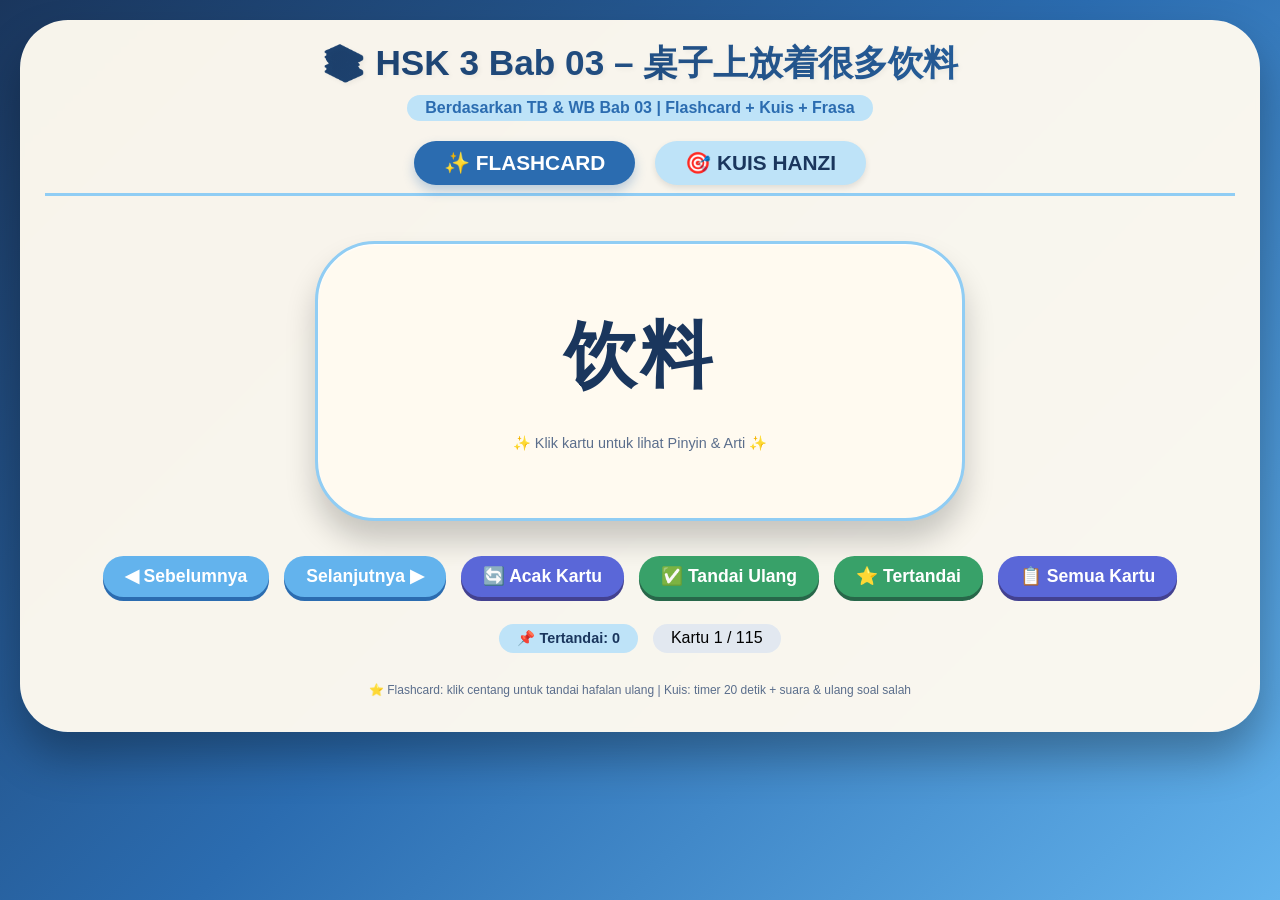
<file: data/wo1/HSK3 KOSAKATA BAB 03 FULL.html>
<!DOCTYPE html>
<html lang="id">
<head>
    <meta charset="UTF-8">
    <meta name="viewport" content="width=device-width, initial-scale=1.0, user-scalable=yes">
    <title>HSK 3 Bab 03 – 桌子上放着很多饮料 | Flashcard & Kuis</title>
    <style>
        * {
            margin: 0;
            padding: 0;
            box-sizing: border-box;
            user-select: none;
        }

        body {
            background: linear-gradient(135deg, #1a365d 0%, #2b6cb0 50%, #63b3ed 100%);
            font-family: 'Arial', 'Segoe UI', sans-serif;
            min-height: 100vh;
            padding: 20px;
        }

        .app-container {
            max-width: 1300px;
            margin: 0 auto;
            background: rgba(255, 250, 240, 0.97);
            border-radius: 48px;
            box-shadow: 0 25px 45px rgba(0, 0, 0, 0.3);
            overflow: hidden;
            padding: 20px 25px 35px;
            backdrop-filter: blur(2px);
        }

        .title-section {
            text-align: center;
            margin-bottom: 20px;
        }
        h1 {
            font-size: 2.2rem;
            background: linear-gradient(120deg, #1a365d, #2b6cb0);
            background-clip: text;
            -webkit-background-clip: text;
            color: transparent;
            text-shadow: 2px 2px 5px rgba(0, 0, 0, 0.05);
        }
        .subtitle {
            font-size: 1rem;
            color: #2b6cb0;
            font-weight: bold;
            background: #bee3f8;
            display: inline-block;
            padding: 4px 18px;
            border-radius: 40px;
            margin-top: 8px;
            font-family: 'Arial', sans-serif;
        }

        .tabs {
            display: flex;
            gap: 20px;
            justify-content: center;
            margin-bottom: 25px;
            border-bottom: 3px solid #90cdf4;
            padding-bottom: 8px;
            flex-wrap: wrap;
        }
        .tab-btn {
            background: #bee3f8;
            border: none;
            font-size: 1.3rem;
            font-weight: bold;
            padding: 10px 30px;
            border-radius: 60px;
            cursor: pointer;
            transition: 0.2s;
            color: #1a365d;
            font-family: 'Arial', sans-serif;
            box-shadow: 0 3px 6px rgba(0, 0, 0, 0.1);
        }
        .tab-btn.active {
            background: #2b6cb0;
            color: white;
            box-shadow: 0 6px 12px rgba(43, 108, 176, 0.3);
        }
        .tab-content {
            display: none;
            animation: fade 0.3s ease;
        }
        .tab-content.active {
            display: block;
        }
        @keyframes fade {
            from {
                opacity: 0;
                transform: translateY(8px);
            }
            to {
                opacity: 1;
                transform: translateY(0);
            }
        }

        /* FLASHCARD */
        .flashcard-area {
            display: flex;
            flex-direction: column;
            align-items: center;
        }
        .card {
            background: #fffaf0;
            border-radius: 60px;
            box-shadow: 0 20px 30px rgba(0, 0, 0, 0.2), inset 0 1px 2px white;
            padding: 40px 25px;
            text-align: center;
            width: 100%;
            max-width: 650px;
            margin: 20px auto;
            cursor: pointer;
            transition: 0.2s;
            border: 3px solid #90cdf4;
            min-height: 280px;
            display: flex;
            flex-direction: column;
            justify-content: center;
            align-items: center;
        }
        .card:hover {
            transform: scale(1.02);
            background: #f0f9ff;
        }
        .card-hanzi {
            font-family: 'Simsun', '宋体', 'Times New Roman', serif;
            font-size: 4.5rem;
            font-weight: 800;
            color: #1a365d;
            letter-spacing: 4px;
            margin-bottom: 20px;
            word-break: break-word;
            line-height: 1.3;
        }
        .card-pinyin {
            font-family: 'Times New Roman', Times, serif;
            font-size: 1.9rem;
            color: #2c5282;
            margin: 12px 0;
            font-weight: 500;
        }
        .card-arti {
            font-family: 'Arial', sans-serif;
            font-size: 1.5rem;
            background: #bee3f8;
            display: inline-block;
            padding: 8px 22px;
            border-radius: 50px;
            color: #1a365d;
        }
        .info-text {
            font-family: 'Arial', sans-serif;
            font-size: 0.9rem;
            margin-top: 12px;
            color: #5b6e8c;
        }
        .nav-buttons {
            display: flex;
            gap: 15px;
            justify-content: center;
            flex-wrap: wrap;
            margin: 15px 0;
        }
        button {
            background: #63b3ed;
            border: none;
            padding: 10px 22px;
            font-size: 1.1rem;
            font-weight: bold;
            border-radius: 50px;
            cursor: pointer;
            font-family: 'Arial', sans-serif;
            transition: 0.1s;
            color: white;
            box-shadow: 0 4px 0 #2b6cb0;
        }
        button:active {
            transform: translateY(2px);
            box-shadow: 0 1px 0 #2b6cb0;
        }
        .shuffle-btn {
            background: #5a67d8;
            box-shadow: 0 4px 0 #434190;
        }
        .checklist-btn {
            background: #38a169;
            box-shadow: 0 4px 0 #276749;
        }
        .review-badge {
            margin-top: 12px;
            display: flex;
            gap: 15px;
            justify-content: center;
            flex-wrap: wrap;
        }
        .mark-info {
            background: #bee3f8;
            padding: 6px 18px;
            border-radius: 40px;
            font-family: 'Arial', sans-serif;
            font-weight: bold;
            font-size: 0.9rem;
            color: #1a365d;
        }
        .counter {
            font-family: 'Arial', sans-serif;
            font-size: 1rem;
            background: #e2e8f0;
            padding: 5px 18px;
            border-radius: 30px;
            display: inline-block;
        }

        /* KUIS */
        .quiz-area {
            text-align: center;
        }
        .timer-bar {
            background: #f0f9ff;
            padding: 10px 20px;
            border-radius: 60px;
            display: flex;
            align-items: center;
            gap: 15px;
            justify-content: space-between;
            flex-wrap: wrap;
            margin-bottom: 20px;
        }
        .timer-label {
            font-weight: bold;
            background: #90cdf4;
            padding: 5px 15px;
            border-radius: 40px;
            color: #1a365d;
        }
        .progress-container {
            flex: 2;
            background-color: #e2e8f0;
            border-radius: 30px;
            height: 18px;
            overflow: hidden;
            min-width: 100px;
        }
        .time-progress {
            width: 100%;
            height: 100%;
            background: linear-gradient(90deg, #63b3ed, #2b6cb0);
            border-radius: 30px;
            transition: width 0.1s linear;
        }
        .time-warning {
            background: linear-gradient(90deg, #ef4444, #f97316);
        }
        .timer-digit {
            font-family: monospace;
            font-size: 1.6rem;
            font-weight: 800;
            background: #0f172a;
            color: #fef9c3;
            padding: 4px 18px;
            border-radius: 50px;
            min-width: 100px;
        }
        .quiz-question {
            background: #f0f9ff;
            border-radius: 70px;
            padding: 25px;
            margin: 15px 0;
            box-shadow: 0 10px 15px rgba(0, 0, 0, 0.1);
        }
        .quiz-arti {
            font-family: 'Arial', sans-serif;
            font-size: 2rem;
            font-weight: bold;
            color: #1a365d;
            background: #bee3f8;
            display: inline-block;
            padding: 10px 30px;
            border-radius: 60px;
        }
        .options-grid {
            display: grid;
            grid-template-columns: repeat(auto-fit, minmax(180px, 1fr));
            gap: 18px;
            margin: 25px 0;
        }
        .quiz-option {
            font-family: 'Simsun', '宋体', serif;
            font-size: 1.5rem;
            font-weight: bold;
            background: linear-gradient(145deg, #f0f9ff, #bee3f8);
            border: 3px solid #90cdf4;
            border-radius: 70px;
            padding: 14px 8px;
            cursor: pointer;
            transition: 0.1s;
            text-align: center;
            color: #1a365d;
            box-shadow: 0 5px 0 #2b6cb0;
            line-height: 1.3;
        }
        .quiz-option:hover:not(:disabled) {
            transform: translateY(-2px);
            background: #90cdf4;
        }
        .quiz-option:active:not(:disabled) {
            transform: translateY(2px);
            box-shadow: 0 2px 0 #2b6cb0;
        }
        .disabled-opt {
            opacity: 0.6;
            cursor: not-allowed;
        }
        .feedback {
            font-family: 'Arial', sans-serif;
            font-size: 1.2rem;
            padding: 12px;
            border-radius: 50px;
            margin: 15px 0;
            background: #f1f5f9;
            font-weight: bold;
        }
        .score-area {
            font-family: 'Arial', sans-serif;
            font-size: 1.2rem;
            background: #90cdf4;
            display: inline-block;
            padding: 6px 22px;
            border-radius: 40px;
            margin-bottom: 12px;
            color: #1a365d;
        }
        .quiz-buttons {
            display: flex;
            gap: 12px;
            justify-content: center;
            flex-wrap: wrap;
        }
        .next-quiz {
            background: #38a169;
            box-shadow: 0 4px 0 #276749;
        }
        .reset-quiz {
            background: #e53e3e;
            box-shadow: 0 4px 0 #9b2c2c;
        }
        .repeat-wrong {
            background: #805ad5;
            box-shadow: 0 4px 0 #553c9a;
        }
        footer {
            text-align: center;
            margin-top: 30px;
            font-size: 0.75rem;
            color: #5b6e8c;
        }

        @media (max-width: 640px) {
            .card-hanzi {
                font-size: 2.8rem;
            }
            .quiz-arti {
                font-size: 1.4rem;
            }
            .quiz-option {
                font-size: 1.1rem;
                padding: 10px 5px;
            }
            .tab-btn {
                font-size: 1rem;
                padding: 6px 18px;
            }
            h1 {
                font-size: 1.6rem;
            }
            .card {
                padding: 25px 15px;
                min-height: 200px;
            }
        }
    </style>
</head>
<body>
    <div class="app-container">
        <div class="title-section">
            <h1>📚 HSK 3 Bab 03 – 桌子上放着很多饮料</h1>
            <div class="subtitle">Berdasarkan TB & WB Bab 03 | Flashcard + Kuis + Frasa</div>
        </div>

        <div class="tabs">
            <button class="tab-btn active" data-tab="flashcard">✨ FLASHCARD</button>
            <button class="tab-btn" data-tab="quiz">🎯 KUIS HANZI</button>
        </div>

        <!-- FLASHCARD -->
        <div id="flashcardTab" class="tab-content active">
            <div class="flashcard-area">
                <div class="card" id="flashcardCard">
                    <div class="card-hanzi" id="cardHanzi">...</div>
                    <div class="card-pinyin" id="cardPinyin" style="display: none;"></div>
                    <div class="card-arti" id="cardArti" style="display: none;"></div>
                    <div class="info-text">✨ Klik kartu untuk lihat Pinyin & Arti ✨</div>
                </div>
                <div class="nav-buttons">
                    <button id="prevCardBtn">◀ Sebelumnya</button>
                    <button id="nextCardBtn">Selanjutnya ▶</button>
                    <button id="shuffleFlashBtn" class="shuffle-btn">🔄 Acak Kartu</button>
                    <button id="markReviewBtn" class="checklist-btn">✅ Tandai Ulang</button>
                    <button id="showMarkedBtn" class="checklist-btn">⭐ Tertandai</button>
                    <button id="showAllFlashBtn" class="shuffle-btn">📋 Semua Kartu</button>
                </div>
                <div class="review-badge">
                    <span class="mark-info" id="markedCountBadge">📌 Tertandai: 0</span>
                    <span class="counter" id="flashCounter">Kartu 1 / 115</span>
                </div>
            </div>
        </div>

        <!-- KUIS -->
        <div id="quizTab" class="tab-content">
            <div class="quiz-area">
                <div class="score-area">🏆 SKOR: <span id="quizScore">0</span> / <span id="totalQuizCount">115</span></div>
                <div class="timer-bar">
                    <span class="timer-label">⏱ WAKTU</span>
                    <div class="progress-container">
                        <div class="time-progress" id="timeProgress" style="width: 100%;"></div>
                    </div>
                    <span class="timer-digit" id="timerDisplay">20 detik</span>
                </div>
                <div class="quiz-question">
                    <div class="quiz-arti" id="questionArti">... arti ...</div>
                </div>
                <div class="options-grid" id="quizOptionsGrid"></div>
                <div class="feedback" id="quizFeedback">🌸 Pilih Hanzi yang sesuai dengan arti di atas 🌸</div>
                <div class="quiz-buttons">
                    <button id="nextQuizBtn" class="next-quiz">▶ Soal Berikutnya</button>
                    <button id="resetQuizBtn" class="reset-quiz">🔄 Mulai Baru</button>
                    <button id="repeatWrongBtn" class="repeat-wrong">🔁 Ulangi Soal Salah</button>
                </div>
            </div>
        </div>
        <footer>⭐ Flashcard: klik centang untuk tandai hafalan ulang | Kuis: timer 20 detik + suara & ulang soal salah</footer>
    </div>

    <script>
        // ======================= KOSAKATA HSK 3 BAB 03 (+ FRASA) =======================
        const vocabulary = [
            // Kata Benda (1-31)
            { hanzi: "饮料", pinyin: "yǐnliào", arti: "minuman" },
            { hanzi: "水果", pinyin: "shuǐguǒ", arti: "buah-buahan" },
            { hanzi: "花茶", pinyin: "huāchá", arti: "teh bunga" },
            { hanzi: "绿茶", pinyin: "lǜchá", arti: "teh hijau" },
            { hanzi: "红茶", pinyin: "hóngchá", arti: "teh merah (teh hitam)" },
            { hanzi: "衬衫", pinyin: "chènshān", arti: "kemeja" },
            { hanzi: "裤子", pinyin: "kùzi", arti: "celana" },
            { hanzi: "西瓜", pinyin: "xīguā", arti: "semangka" },
            { hanzi: "苹果", pinyin: "píngguǒ", arti: "apel" },
            { hanzi: "钱", pinyin: "qián", arti: "uang" },
            { hanzi: "桌子", pinyin: "zhuōzi", arti: "meja" },
            { hanzi: "椅子", pinyin: "yǐzi", arti: "kursi" },
            { hanzi: "电脑", pinyin: "diànnǎo", arti: "komputer" },
            { hanzi: "手机", pinyin: "shǒujī", arti: "ponsel" },
            { hanzi: "电视", pinyin: "diànshì", arti: "televisi" },
            { hanzi: "商店", pinyin: "shāngdiàn", arti: "toko" },
            { hanzi: "商场", pinyin: "shāngchǎng", arti: "pusat perbelanjaan" },
            { hanzi: "水果店", pinyin: "shuǐguǒdiàn", arti: "toko buah" },
            { hanzi: "休息室", pinyin: "xiūxishì", arti: "ruang istirahat" },
            { hanzi: "车", pinyin: "chē", arti: "mobil/kendaraan" },
            { hanzi: "公共汽车", pinyin: "gōnggòng qìchē", arti: "bus" },
            { hanzi: "雨伞", pinyin: "yǔsǎn", arti: "payung hujan" },
            { hanzi: "花", pinyin: "huā", arti: "bunga" },
            { hanzi: "鱼", pinyin: "yú", arti: "ikan" },
            { hanzi: "朋友", pinyin: "péngyou", arti: "teman" },
            { hanzi: "老师", pinyin: "lǎoshī", arti: "guru" },
            { hanzi: "学生", pinyin: "xuésheng", arti: "murid" },
            { hanzi: "先生", pinyin: "xiānsheng", arti: "Tuan; suami" },
            { hanzi: "牛肉", pinyin: "niúròu", arti: "daging sapi" },
            { hanzi: "鲜奶", pinyin: "xiānnǎi", arti: "susu segar" },
            { hanzi: "歌", pinyin: "gē", arti: "lagu" },
            // Kata Kerja (32-58)
            { hanzi: "放", pinyin: "fàng", arti: "meletakkan, menaruh" },
            { hanzi: "爬山", pinyin: "pá shān", arti: "mendaki gunung" },
            { hanzi: "记得", pinyin: "jìde", arti: "mengingat" },
            { hanzi: "认识", pinyin: "rènshi", arti: "mengenal" },
            { hanzi: "穿", pinyin: "chuān", arti: "memakai (pakaian)" },
            { hanzi: "洗", pinyin: "xǐ", arti: "mencuci" },
            { hanzi: "写", pinyin: "xiě", arti: "menulis" },
            { hanzi: "喝", pinyin: "hē", arti: "minum" },
            { hanzi: "吃", pinyin: "chī", arti: "makan" },
            { hanzi: "买", pinyin: "mǎi", arti: "membeli" },
            { hanzi: "卖", pinyin: "mài", arti: "menjual" },
            { hanzi: "去", pinyin: "qù", arti: "pergi" },
            { hanzi: "来", pinyin: "lái", arti: "datang" },
            { hanzi: "坐", pinyin: "zuò", arti: "duduk" },
            { hanzi: "住", pinyin: "zhù", arti: "tinggal (di tempat)" },
            { hanzi: "工作", pinyin: "gōngzuò", arti: "bekerja (juga kata benda)" },
            { hanzi: "运动", pinyin: "yùndòng", arti: "berolahraga" },
            { hanzi: "睡觉", pinyin: "shuìjiào", arti: "tidur" },
            { hanzi: "看书", pinyin: "kàn shū", arti: "membaca buku" },
            { hanzi: "看电影", pinyin: "kàn diànyǐng", arti: "menonton film" },
            { hanzi: "看电视", pinyin: "kàn diànshì", arti: "menonton TV" },
            { hanzi: "听歌", pinyin: "tīng gē", arti: "mendengarkan lagu" },
            { hanzi: "吃饭", pinyin: "chī fàn", arti: "makan" },
            { hanzi: "复习", pinyin: "fùxí", arti: "mengulang pelajaran" },
            { hanzi: "学习", pinyin: "xuéxí", arti: "belajar" },
            { hanzi: "感冒", pinyin: "gǎnmào", arti: "masuk angin (juga kata benda)" },
            { hanzi: "照顾", pinyin: "zhàogù", arti: "merawat, menjaga" },
            // Kata Sifat (59-76)
            { hanzi: "新鲜", pinyin: "xīnxiān", arti: "segar" },
            { hanzi: "甜", pinyin: "tián", arti: "manis" },
            { hanzi: "舒服", pinyin: "shūfu", arti: "nyaman, enak" },
            { hanzi: "小心", pinyin: "xiǎoxīn", arti: "hati-hati" },
            { hanzi: "绿", pinyin: "lǜ", arti: "hijau" },
            { hanzi: "红", pinyin: "hóng", arti: "merah" },
            { hanzi: "热", pinyin: "rè", arti: "panas" },
            { hanzi: "冷", pinyin: "lěng", arti: "dingin" },
            { hanzi: "胖", pinyin: "pàng", arti: "gemuk" },
            { hanzi: "瘦", pinyin: "shòu", arti: "kurus" },
            { hanzi: "累", pinyin: "lèi", arti: "lelah" },
            { hanzi: "便宜", pinyin: "piányi", arti: "murah" },
            { hanzi: "贵", pinyin: "guì", arti: "mahal" },
            { hanzi: "好喝", pinyin: "hǎohē", arti: "enak (untuk minuman)" },
            { hanzi: "好吃", pinyin: "hǎochī", arti: "enak (untuk makanan)" },
            { hanzi: "多云", pinyin: "duōyún", arti: "berawan" },
            { hanzi: "阴天", pinyin: "yīntiān", arti: "hari mendung" },
            { hanzi: "晴天", pinyin: "qíngtiān", arti: "hari cerah" },
            // Kata Keterangan & Kata Hubung (77-92)
            { hanzi: "还是", pinyin: "háishì", arti: "atau (dalam pertanyaan)" },
            { hanzi: "或者", pinyin: "huòzhě", arti: "atau (dalam pernyataan)" },
            { hanzi: "只", pinyin: "zhǐ", arti: "hanya" },
            { hanzi: "很", pinyin: "hěn", arti: "sangat" },
            { hanzi: "太", pinyin: "tài", arti: "terlalu" },
            { hanzi: "真", pinyin: "zhēn", arti: "sungguh" },
            { hanzi: "也", pinyin: "yě", arti: "juga" },
            { hanzi: "都", pinyin: "dōu", arti: "semuanya" },
            { hanzi: "已经", pinyin: "yǐjīng", arti: "sudah" },
            { hanzi: "再", pinyin: "zài", arti: "lagi (akan datang)" },
            { hanzi: "会", pinyin: "huì", arti: "akan (kemungkinan)" },
            { hanzi: "能", pinyin: "néng", arti: "bisa (mampu)" },
            { hanzi: "没", pinyin: "méi", arti: "belum/tidak (negasi)" },
            { hanzi: "不", pinyin: "bù", arti: "tidak" },
            { hanzi: "那么", pinyin: "nàme", arti: "begitu (penekanan)" },
            { hanzi: "有时候", pinyin: "yǒu shíhou", arti: "kadang-kadang" },
            // Kata Tanya (93-100)
            { hanzi: "什么", pinyin: "shénme", arti: "apa" },
            { hanzi: "哪儿", pinyin: "nǎr", arti: "di mana" },
            { hanzi: "怎么", pinyin: "zěnme", arti: "bagaimana" },
            { hanzi: "多少", pinyin: "duōshao", arti: "berapa (jumlah)" },
            { hanzi: "几", pinyin: "jǐ", arti: "berapa (angka kecil)" },
            { hanzi: "哪个", pinyin: "nǎge", arti: "yang mana" },
            { hanzi: "什么时候", pinyin: "shénme shíhou", arti: "kapan" },
            { hanzi: "怎么样", pinyin: "zěnmeyàng", arti: "bagaimana (keadaan)" },
            // Kata Ukur (101-108)
            { hanzi: "条", pinyin: "tiáo", arti: "kata ukur untuk benda panjang (celana, ikan, jalan)" },
            { hanzi: "件", pinyin: "jiàn", arti: "kata ukur untuk pakaian (kemeja)" },
            { hanzi: "个", pinyin: "gè", arti: "kata ukur umum" },
            { hanzi: "把", pinyin: "bǎ", arti: "kata ukur untuk benda bergagang (payung, pisau)" },
            { hanzi: "杯", pinyin: "bēi", arti: "kata ukur untuk cangkir/gelas" },
            { hanzi: "元", pinyin: "yuán", arti: "unit mata uang (RMB)" },
            { hanzi: "块", pinyin: "kuài", arti: "unit mata uang (RMB, informal)" },
            { hanzi: "位", pinyin: "wèi", arti: "kata ukur untuk orang (sopan)" },
            // Frasa Penting (dari file txt)
            { hanzi: "桌子上放着...", pinyin: "zhuōzi shàng fàngzhe...", arti: "Di atas meja terdapat..." },
            { hanzi: "上面写着...", pinyin: "shàngmiàn xiězhe...", arti: "Di atasnya tertulis..." },
            { hanzi: "旁边坐着...", pinyin: "pángbiān zuòzhe...", arti: "Di samping duduk..." },
            { hanzi: "你会...的", pinyin: "nǐ huì... de", arti: "Kamu akan... (prediksi)" },
            { hanzi: "能不胖吗？", pinyin: "néng bù pàng ma?", arti: "Masa tidak gemuk? (pasti gemuk)" },
            { hanzi: "茶好客常来", pinyin: "chá hǎo kè cháng lái", arti: "Teh yang enak menarik pelanggan" },
            { hanzi: "饭后百步走，活到九十九", pinyin: "fàn hòu bǎi bù zǒu, huó dào jiǔshíjiǔ", arti: "Jalan 100 langkah setelah makan, hidup sampai 99" }
        ];

        // Hapus duplikat berdasarkan hanzi (pertahankan yang pertama muncul)
        const seen = new Set();
        const uniqueVocab = [];
        for (const v of vocabulary) {
            if (!seen.has(v.hanzi)) {
                seen.add(v.hanzi);
                uniqueVocab.push(v);
            }
        }
        const VOCAB = uniqueVocab;
        const TOTAL_VOCAB = VOCAB.length;

        // ========== FLASHCARD ==========
        let currentDisplayList = [...VOCAB];
        let currentFlashIndex = 0;
        let isFlipped = false;
        let markedIndices = new Set();

        function updateMarkedBadge() {
            document.getElementById("markedCountBadge").innerText = `📌 Tertandai: ${markedIndices.size}`;
        }

        function shuffleArray(arr) {
            for (let i = arr.length - 1; i > 0; i--) {
                const j = Math.floor(Math.random() * (i + 1));
                [arr[i], arr[j]] = [arr[j], arr[i]];
            }
            return arr;
        }

        function renderFlashcard() {
            if (currentDisplayList.length === 0) {
                document.getElementById("cardHanzi").innerText = "Tidak ada kartu";
                document.getElementById("cardPinyin").style.display = "none";
                document.getElementById("cardArti").style.display = "none";
                document.getElementById("flashCounter").innerText = "Kartu 0 / 0";
                return;
            }
            const item = currentDisplayList[currentFlashIndex];
            document.getElementById("cardHanzi").innerText = item.hanzi;
            const pinyinEl = document.getElementById("cardPinyin");
            const artiEl = document.getElementById("cardArti");
            if (!isFlipped) {
                pinyinEl.style.display = "none";
                artiEl.style.display = "none";
            } else {
                pinyinEl.style.display = "block";
                artiEl.style.display = "inline-block";
                pinyinEl.innerText = item.pinyin;
                artiEl.innerText = item.arti;
            }
            document.getElementById("flashCounter").innerText = `Kartu ${currentFlashIndex + 1} / ${currentDisplayList.length}`;
        }

        function flipCard() {
            isFlipped = !isFlipped;
            renderFlashcard();
        }

        function nextFlash() {
            if (currentDisplayList.length) {
                currentFlashIndex = (currentFlashIndex + 1) % currentDisplayList.length;
                isFlipped = false;
                renderFlashcard();
            }
        }

        function prevFlash() {
            if (currentDisplayList.length) {
                currentFlashIndex = (currentFlashIndex - 1 + currentDisplayList.length) % currentDisplayList.length;
                isFlipped = false;
                renderFlashcard();
            }
        }

        function toggleMarkCurrent() {
            if (currentDisplayList.length === 0) return;
            const currentVoc = currentDisplayList[currentFlashIndex];
            const origIdx = VOCAB.findIndex(v => v.hanzi === currentVoc.hanzi && v.pinyin === currentVoc.pinyin);
            if (origIdx !== -1) {
                if (markedIndices.has(origIdx)) markedIndices.delete(origIdx);
                else markedIndices.add(origIdx);
                updateMarkedBadge();
                alert(markedIndices.has(origIdx) ? `✅ ${currentVoc.hanzi} ditandai ulang` :
                    `❌ ${currentVoc.hanzi} dihapus dari tandai`);
            }
        }

        function showMarkedOnly() {
            const markedVoc = [];
            for (let idx of markedIndices) markedVoc.push(VOCAB[idx]);
            if (markedVoc.length === 0) {
                alert("Belum ada kartu ditandai. Klik ✅ Tandai Ulang pada kartu.");
                return;
            }
            currentDisplayList = [...markedVoc];
            currentFlashIndex = 0;
            isFlipped = false;
            renderFlashcard();
        }

        function showAllFlash() {
            currentDisplayList = [...VOCAB];
            currentFlashIndex = 0;
            isFlipped = false;
            renderFlashcard();
        }

        function shuffleFlash() {
            currentDisplayList = shuffleArray([...currentDisplayList]);
            currentFlashIndex = 0;
            isFlipped = false;
            renderFlashcard();
        }

        // ========== KUIS ==========
        let audioCtx = null;

        function initAudio() {
            if (!audioCtx) audioCtx = new(window.AudioContext || window.webkitAudioContext)();
            return audioCtx;
        }

        function playTone(freq, dur, vol = 0.2) {
            let ctx = initAudio();
            if (ctx.state === 'suspended') {
                ctx.resume().then(() => _play(ctx, freq, dur, vol)).catch(e => {});
            } else {
                _play(ctx, freq, dur, vol);
            }
        }

        function _play(ctx, freq, dur, vol) {
            let osc = ctx.createOscillator(),
                gain = ctx.createGain();
            osc.connect(gain);
            gain.connect(ctx.destination);
            osc.frequency.value = freq;
            gain.gain.value = vol;
            osc.start();
            gain.gain.exponentialRampToValueAtTime(0.0001, ctx.currentTime + dur);
            osc.stop(ctx.currentTime + dur);
        }

        function playCorrect() {
            playTone(880, 0.12, 0.25);
            setTimeout(() => playTone(1100, 0.2, 0.25), 130);
            setTimeout(() => playTone(1320, 0.25, 0.2), 280);
        }

        function playWrong() {
            let ctx = initAudio();
            if (ctx.state === 'suspended') {
                ctx.resume().then(() => _playWrong(ctx)).catch(e => {});
            } else {
                _playWrong(ctx);
            }
        }

        function _playWrong(ctx) {
            let osc = ctx.createOscillator(),
                gain = ctx.createGain();
            osc.connect(gain);
            gain.connect(ctx.destination);
            osc.frequency.value = 220;
            gain.gain.value = 0.35;
            osc.start();
            let lfo = ctx.createOscillator(),
                lfoG = ctx.createGain();
            lfo.connect(lfoG);
            lfoG.connect(gain.gain);
            lfo.frequency.value = 18;
            lfoG.gain.value = 0.25;
            lfo.start();
            gain.gain.exponentialRampToValueAtTime(0.0001, ctx.currentTime + 0.5);
            osc.stop(ctx.currentTime + 0.5);
            lfo.stop(ctx.currentTime + 0.5);
        }

        let quizQuestionsOrder = [];
        let currentQIndex = 0;
        let quizScore = 0;
        let quizAnswered = false;
        let timerInterval = null;
        let timeLeft = 20;
        let currentQuestionVocab = null;
        let currentOptions = [];
        let wrongIndices = [];
        let quizMode = "normal";
        let repeatList = [];

        const quizScoreSpan = document.getElementById("quizScore");
        const totalQuizSpan = document.getElementById("totalQuizCount");
        const questionArtiSpan = document.getElementById("questionArti");
        const optionsGrid = document.getElementById("quizOptionsGrid");
        const quizFeedback = document.getElementById("quizFeedback");
        const nextQuizBtn = document.getElementById("nextQuizBtn");
        const resetQuizBtn = document.getElementById("resetQuizBtn");
        const repeatWrongBtn = document.getElementById("repeatWrongBtn");
        const timeProgress = document.getElementById("timeProgress");
        const timerDisplaySpan = document.getElementById("timerDisplay");

        function stopTimer() {
            if (timerInterval) clearInterval(timerInterval);
            timerInterval = null;
        }

        function startTimer() {
            timeLeft = 20;
            updateTimerUI();
            timerInterval = setInterval(() => {
                if (quizAnswered) return;
                if (timeLeft <= 1) {
                    if (!quizAnswered) finishAnswer(false, true);
                } else {
                    timeLeft--;
                    updateTimerUI();
                }
            }, 1000);
        }

        function updateTimerUI() {
            timerDisplaySpan.innerText = `${timeLeft} detik`;
            let percent = (timeLeft / 20) * 100;
            timeProgress.style.width = `${percent}%`;
            if (timeLeft <= 5) timeProgress.classList.add("time-warning");
            else timeProgress.classList.remove("time-warning");
        }

        function generateOptions(correctHanzi, correctIdx) {
            let others = VOCAB.filter((_, i) => i !== correctIdx).map(v => v.hanzi);
            others = shuffleArray([...others]);
            let opts = [correctHanzi];
            for (let i = 0; i < Math.min(3, others.length); i++) opts.push(others[i]);
            return shuffleArray(opts);
        }

        function renderQuizOptions() {
            optionsGrid.innerHTML = "";
            currentOptions.forEach(opt => {
                let btn = document.createElement("button");
                btn.className = "quiz-option";
                btn.innerText = opt;
                btn.style.fontFamily = "'Simsun', '宋体', serif";
                btn.addEventListener("click", () => checkAnswer(opt));
                optionsGrid.appendChild(btn);
            });
        }

        function enableOptions(enable) {
            document.querySelectorAll(".quiz-option").forEach(btn => {
                if (enable) {
                    btn.disabled = false;
                    btn.classList.remove("disabled-opt");
                } else {
                    btn.disabled = true;
                    btn.classList.add("disabled-opt");
                }
            });
        }

        function finishAnswer(isCorrect, isTimeout = false) {
            if (quizAnswered) return;
            quizAnswered = true;
            stopTimer();
            if (isCorrect) {
                playCorrect();
                quizScore++;
                updateQuizUI();
                quizFeedback.innerHTML = "✅ BENAR! +1 poin ✅";
                quizFeedback.style.background = "#d1fae5";
            } else {
                playWrong();
                quizFeedback.innerHTML = `❌ SALAH! Hanzi benar: "${currentQuestionVocab.hanzi}" ❌`;
                quizFeedback.style.background = "#fee2e2";
                if (quizMode === "normal" && !isTimeout) {
                    let wrongIdx = quizQuestionsOrder[currentQIndex];
                    if (!wrongIndices.includes(wrongIdx)) wrongIndices.push(wrongIdx);
                }
            }
            enableOptions(false);
        }

        function checkAnswer(selected) {
            if (quizAnswered) return;
            let isCorrect = (selected === currentQuestionVocab.hanzi);
            finishAnswer(isCorrect, false);
        }

        function updateQuizUI() {
            quizScoreSpan.innerText = quizScore;
            totalQuizSpan.innerText = (quizMode === "repeat" ? repeatList.length : TOTAL_VOCAB);
        }

        function loadQuizQuestion() {
            if (quizMode === "normal" && currentQIndex >= quizQuestionsOrder.length) {
                endQuiz();
                return;
            }
            if (quizMode === "repeat" && currentQIndex >= repeatList.length) {
                endQuiz();
                return;
            }
            let vocabIdx = (quizMode === "normal") ? quizQuestionsOrder[currentQIndex] : repeatList[currentQIndex];
            currentQuestionVocab = VOCAB[vocabIdx];
            questionArtiSpan.innerText = currentQuestionVocab.arti;
            currentOptions = generateOptions(currentQuestionVocab.hanzi, vocabIdx);
            renderQuizOptions();
            quizAnswered = false;
            enableOptions(true);
            quizFeedback.innerHTML = "🌸 Pilih Hanzi yang tepat! 🌸";
            quizFeedback.style.background = "#f1f5f9";
            stopTimer();
            startTimer();
        }

        function nextQuiz() {
            if (!quizAnswered && currentQIndex < (quizMode === "normal" ? quizQuestionsOrder.length : repeatList
                .length)) {
                quizFeedback.innerHTML = "⚠️ Jawab dulu sebelum lanjut! ⚠️";
                quizFeedback.style.background = "#fef3c7";
                setTimeout(() => {
                    if (!quizAnswered) quizFeedback.style.background = "#f1f5f9";
                }, 800);
                return;
            }
            currentQIndex++;
            if ((quizMode === "normal" && currentQIndex < quizQuestionsOrder.length) ||
                (quizMode === "repeat" && currentQIndex < repeatList.length)) {
                loadQuizQuestion();
            } else {
                endQuiz();
            }
        }

        function endQuiz() {
            stopTimer();
            enableOptions(false);
            if (quizMode === "normal") {
                if (wrongIndices.length > 0) {
                    quizFeedback.innerHTML =
                        `🎉 Selesai! Skor: ${quizScore}/${quizQuestionsOrder.length}. Kamu salah ${wrongIndices.length} soal. Tekan "Ulangi Soal Salah" untuk perbaiki. 🎉`;
                } else {
                    quizFeedback.innerHTML = `🎉 SEMPURNA! Skor: ${quizScore}/${quizQuestionsOrder.length} 🎉`;
                }
            } else {
                quizFeedback.innerHTML =
                    `🔁 Latihan ulang selesai! Skor: ${quizScore}/${repeatList.length}. Tekan "Mulai Baru" untuk sesi baru. 🔁`;
            }
            questionArtiSpan.innerText = "✨ Kuis Selesai ✨";
            nextQuizBtn.disabled = true;
        }

        function resetQuiz() {
            stopTimer();
            quizMode = "normal";
            wrongIndices = [];
            let indices = Array.from({ length: TOTAL_VOCAB }, (_, i) => i);
            quizQuestionsOrder = shuffleArray([...indices]);
            currentQIndex = 0;
            quizScore = 0;
            quizAnswered = false;
            updateQuizUI();
            loadQuizQuestion();
            nextQuizBtn.disabled = false;
        }

        function repeatWrong() {
            if (wrongIndices.length === 0) {
                quizFeedback.innerHTML = "✨ Tidak ada soal salah! Kamu hebat ✨";
                return;
            }
            stopTimer();
            quizMode = "repeat";
            repeatList = [...wrongIndices];
            currentQIndex = 0;
            quizScore = 0;
            quizAnswered = false;
            updateQuizUI();
            loadQuizQuestion();
            nextQuizBtn.disabled = false;
            quizFeedback.innerHTML = "🔁 Mode Ulang Soal Salah. Kerjakan dengan baik! 🔁";
        }

        // ========== EVENT LISTENERS ==========
        document.getElementById("flashcardCard").addEventListener("click", flipCard);
        document.getElementById("prevCardBtn").addEventListener("click", prevFlash);
        document.getElementById("nextCardBtn").addEventListener("click", nextFlash);
        document.getElementById("shuffleFlashBtn").addEventListener("click", shuffleFlash);
        document.getElementById("markReviewBtn").addEventListener("click", toggleMarkCurrent);
        document.getElementById("showMarkedBtn").addEventListener("click", showMarkedOnly);
        document.getElementById("showAllFlashBtn").addEventListener("click", showAllFlash);
        nextQuizBtn.addEventListener("click", nextQuiz);
        resetQuizBtn.addEventListener("click", resetQuiz);
        repeatWrongBtn.addEventListener("click", repeatWrong);

        // Tab switching
        document.querySelectorAll(".tab-btn").forEach(btn => {
            btn.addEventListener("click", () => {
                let tab = btn.getAttribute("data-tab");
                document.getElementById("flashcardTab").classList.toggle("active", tab === "flashcard");
                document.getElementById("quizTab").classList.toggle("active", tab === "quiz");
                document.querySelectorAll(".tab-btn").forEach(b => b.classList.remove("active"));
                btn.classList.add("active");
            });
        });

        // Inisialisasi
        function init() {
            showAllFlash();
            updateMarkedBadge();
            resetQuiz();
            document.body.addEventListener("click", () => {
                if (audioCtx && audioCtx.state === 'suspended') audioCtx.resume();
            }, { once: true });
        }
        init();
    </script>
</body>
</html>
</file>
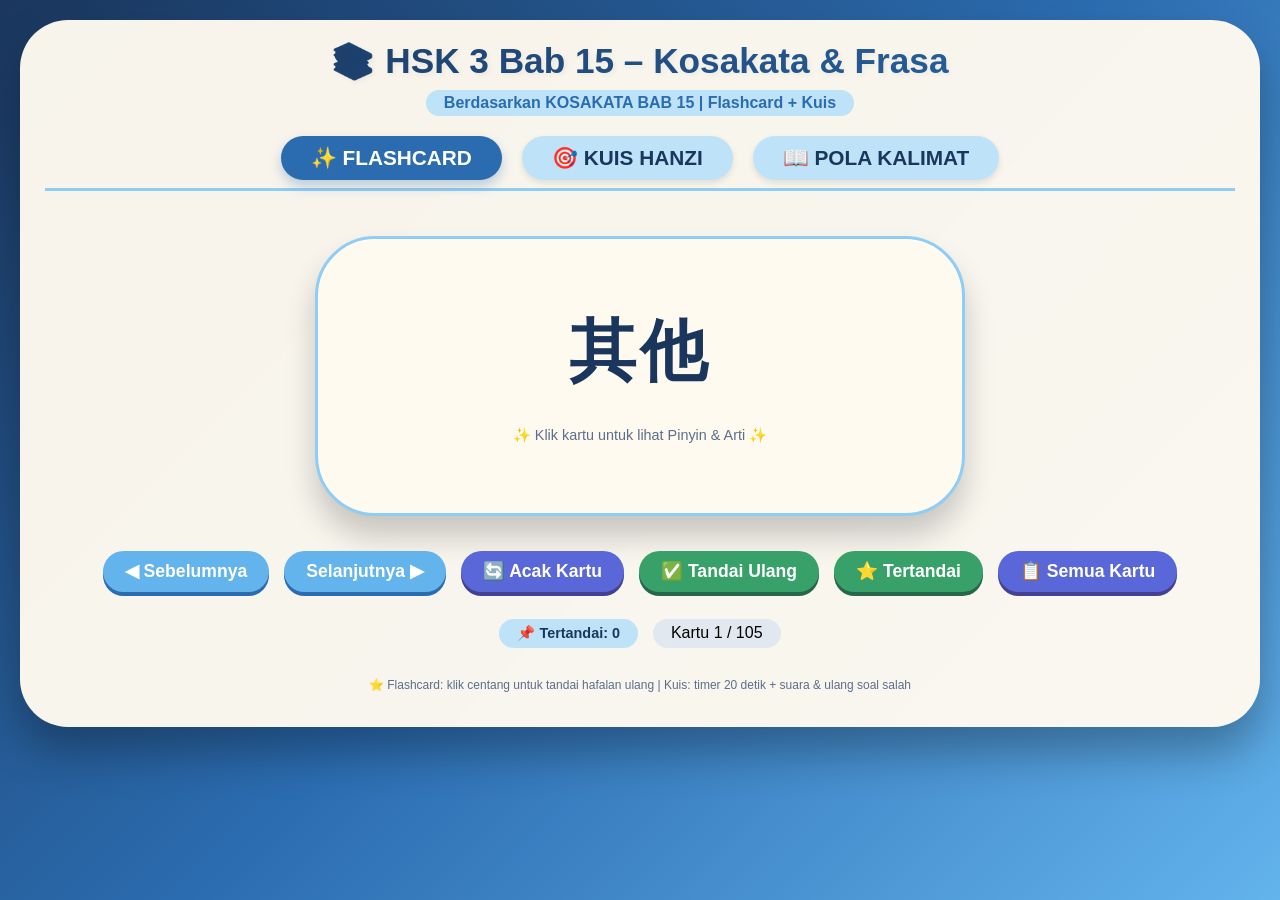
<file: data/wo2/KOSAKATA HSK3 BAB 15 FULL.html>
<!DOCTYPE html>
<html lang="id">
<head>
    <meta charset="UTF-8">
    <meta name="viewport" content="width=device-width, initial-scale=1.0, user-scalable=yes">
    <title>HSK 3 Bab 15 – Kosakata & Frasa | Flashcard & Kuis</title>
    <style>
        * {
            margin: 0;
            padding: 0;
            box-sizing: border-box;
            user-select: none;
        }

        body {
            background: linear-gradient(135deg, #1a365d 0%, #2b6cb0 50%, #63b3ed 100%);
            font-family: 'Arial', 'Segoe UI', sans-serif;
            min-height: 100vh;
            padding: 20px;
        }

        .app-container {
            max-width: 1300px;
            margin: 0 auto;
            background: rgba(255, 250, 240, 0.97);
            border-radius: 48px;
            box-shadow: 0 25px 45px rgba(0, 0, 0, 0.3);
            overflow: hidden;
            padding: 20px 25px 35px;
            backdrop-filter: blur(2px);
        }

        .title-section {
            text-align: center;
            margin-bottom: 20px;
        }
        h1 {
            font-size: 2.2rem;
            background: linear-gradient(120deg, #1a365d, #2b6cb0);
            background-clip: text;
            -webkit-background-clip: text;
            color: transparent;
            text-shadow: 2px 2px 5px rgba(0, 0, 0, 0.05);
        }
        .subtitle {
            font-size: 1rem;
            color: #2b6cb0;
            font-weight: bold;
            background: #bee3f8;
            display: inline-block;
            padding: 4px 18px;
            border-radius: 40px;
            margin-top: 8px;
            font-family: 'Arial', sans-serif;
        }

        .tabs {
            display: flex;
            gap: 20px;
            justify-content: center;
            margin-bottom: 25px;
            border-bottom: 3px solid #90cdf4;
            padding-bottom: 8px;
            flex-wrap: wrap;
        }
        .tab-btn {
            background: #bee3f8;
            border: none;
            font-size: 1.3rem;
            font-weight: bold;
            padding: 10px 30px;
            border-radius: 60px;
            cursor: pointer;
            transition: 0.2s;
            color: #1a365d;
            font-family: 'Arial', sans-serif;
            box-shadow: 0 3px 6px rgba(0, 0, 0, 0.1);
        }
        .tab-btn.active {
            background: #2b6cb0;
            color: white;
            box-shadow: 0 6px 12px rgba(43, 108, 176, 0.3);
        }
        .tab-content {
            display: none;
            animation: fade 0.3s ease;
        }
        .tab-content.active {
            display: block;
        }
        @keyframes fade {
            from {
                opacity: 0;
                transform: translateY(8px);
            }
            to {
                opacity: 1;
                transform: translateY(0);
            }
        }

        /* FLASHCARD */
        .flashcard-area {
            display: flex;
            flex-direction: column;
            align-items: center;
        }
        .card {
            background: #fffaf0;
            border-radius: 60px;
            box-shadow: 0 20px 30px rgba(0, 0, 0, 0.2), inset 0 1px 2px white;
            padding: 40px 25px;
            text-align: center;
            width: 100%;
            max-width: 650px;
            margin: 20px auto;
            cursor: pointer;
            transition: 0.2s;
            border: 3px solid #90cdf4;
            min-height: 280px;
            display: flex;
            flex-direction: column;
            justify-content: center;
            align-items: center;
        }
        .card:hover {
            transform: scale(1.02);
            background: #f0f9ff;
        }
        .card-hanzi {
            font-family: 'Simsun', '宋体', 'Times New Roman', serif;
            font-size: 4.2rem;
            font-weight: 800;
            color: #1a365d;
            letter-spacing: 4px;
            margin-bottom: 20px;
            word-break: break-word;
            line-height: 1.3;
        }
        .card-pinyin {
            font-family: 'Times New Roman', Times, serif;
            font-size: 1.9rem;
            color: #2c5282;
            margin: 12px 0;
            font-weight: 500;
        }
        .card-arti {
            font-family: 'Arial', sans-serif;
            font-size: 1.5rem;
            background: #bee3f8;
            display: inline-block;
            padding: 8px 22px;
            border-radius: 50px;
            color: #1a365d;
        }
        .info-text {
            font-family: 'Arial', sans-serif;
            font-size: 0.9rem;
            margin-top: 12px;
            color: #5b6e8c;
        }
        .nav-buttons {
            display: flex;
            gap: 15px;
            justify-content: center;
            flex-wrap: wrap;
            margin: 15px 0;
        }
        button {
            background: #63b3ed;
            border: none;
            padding: 10px 22px;
            font-size: 1.1rem;
            font-weight: bold;
            border-radius: 50px;
            cursor: pointer;
            font-family: 'Arial', sans-serif;
            transition: 0.1s;
            color: white;
            box-shadow: 0 4px 0 #2b6cb0;
        }
        button:active {
            transform: translateY(2px);
            box-shadow: 0 1px 0 #2b6cb0;
        }
        .shuffle-btn {
            background: #5a67d8;
            box-shadow: 0 4px 0 #434190;
        }
        .checklist-btn {
            background: #38a169;
            box-shadow: 0 4px 0 #276749;
        }
        .review-badge {
            margin-top: 12px;
            display: flex;
            gap: 15px;
            justify-content: center;
            flex-wrap: wrap;
        }
        .mark-info {
            background: #bee3f8;
            padding: 6px 18px;
            border-radius: 40px;
            font-family: 'Arial', sans-serif;
            font-weight: bold;
            font-size: 0.9rem;
            color: #1a365d;
        }
        .counter {
            font-family: 'Arial', sans-serif;
            font-size: 1rem;
            background: #e2e8f0;
            padding: 5px 18px;
            border-radius: 30px;
            display: inline-block;
        }

        /* KUIS */
        .quiz-area {
            text-align: center;
        }
        .timer-bar {
            background: #f0f9ff;
            padding: 10px 20px;
            border-radius: 60px;
            display: flex;
            align-items: center;
            gap: 15px;
            justify-content: space-between;
            flex-wrap: wrap;
            margin-bottom: 20px;
        }
        .timer-label {
            font-weight: bold;
            background: #90cdf4;
            padding: 5px 15px;
            border-radius: 40px;
            color: #1a365d;
        }
        .progress-container {
            flex: 2;
            background-color: #e2e8f0;
            border-radius: 30px;
            height: 18px;
            overflow: hidden;
            min-width: 100px;
        }
        .time-progress {
            width: 100%;
            height: 100%;
            background: linear-gradient(90deg, #63b3ed, #2b6cb0);
            border-radius: 30px;
            transition: width 0.1s linear;
        }
        .time-warning {
            background: linear-gradient(90deg, #ef4444, #f97316);
        }
        .timer-digit {
            font-family: monospace;
            font-size: 1.6rem;
            font-weight: 800;
            background: #0f172a;
            color: #fef9c3;
            padding: 4px 18px;
            border-radius: 50px;
            min-width: 100px;
        }
        .quiz-question {
            background: #f0f9ff;
            border-radius: 70px;
            padding: 25px;
            margin: 15px 0;
            box-shadow: 0 10px 15px rgba(0, 0, 0, 0.1);
        }
        .quiz-arti {
            font-family: 'Arial', sans-serif;
            font-size: 2rem;
            font-weight: bold;
            color: #1a365d;
            background: #bee3f8;
            display: inline-block;
            padding: 10px 30px;
            border-radius: 60px;
        }
        .options-grid {
            display: grid;
            grid-template-columns: repeat(auto-fit, minmax(180px, 1fr));
            gap: 18px;
            margin: 25px 0;
        }
        .quiz-option {
            font-family: 'Simsun', '宋体', serif;
            font-size: 1.5rem;
            font-weight: bold;
            background: linear-gradient(145deg, #f0f9ff, #bee3f8);
            border: 3px solid #90cdf4;
            border-radius: 70px;
            padding: 14px 8px;
            cursor: pointer;
            transition: 0.1s;
            text-align: center;
            color: #1a365d;
            box-shadow: 0 5px 0 #2b6cb0;
        }
        .quiz-option:hover:not(:disabled) {
            transform: translateY(-2px);
            background: #90cdf4;
        }
        .quiz-option:active:not(:disabled) {
            transform: translateY(2px);
            box-shadow: 0 2px 0 #2b6cb0;
        }
        .disabled-opt {
            opacity: 0.6;
            cursor: not-allowed;
        }
        .feedback {
            font-family: 'Arial', sans-serif;
            font-size: 1.2rem;
            padding: 12px;
            border-radius: 50px;
            margin: 15px 0;
            background: #f1f5f9;
            font-weight: bold;
        }
        .score-area {
            font-family: 'Arial', sans-serif;
            font-size: 1.2rem;
            background: #90cdf4;
            display: inline-block;
            padding: 6px 22px;
            border-radius: 40px;
            margin-bottom: 12px;
            color: #1a365d;
        }
        .quiz-buttons {
            display: flex;
            gap: 12px;
            justify-content: center;
            flex-wrap: wrap;
        }
        .next-quiz {
            background: #38a169;
            box-shadow: 0 4px 0 #276749;
        }
        .reset-quiz {
            background: #e53e3e;
            box-shadow: 0 4px 0 #9b2c2c;
        }
        .repeat-wrong {
            background: #805ad5;
            box-shadow: 0 4px 0 #553c9a;
        }

        /* Pola Kalimat (Grammar Patterns) */
        .patterns-section {
            margin-top: 30px;
            padding: 20px 25px;
            background: #f0f9ff;
            border-radius: 40px;
            border: 3px solid #90cdf4;
        }
        .patterns-section h3 {
            font-family: 'Arial', sans-serif;
            font-size: 1.3rem;
            color: #1a365d;
            margin-bottom: 12px;
            text-align: center;
        }
        .pattern-grid {
            display: grid;
            grid-template-columns: repeat(auto-fit, minmax(280px, 1fr));
            gap: 15px;
        }
        .pattern-item {
            background: white;
            padding: 14px 18px;
            border-radius: 30px;
            box-shadow: 0 4px 8px rgba(0, 0, 0, 0.06);
            border-left: 6px solid #2b6cb0;
        }
        .pattern-item .pattern-hanzi {
            font-family: 'Simsun', '宋体', serif;
            font-size: 1.3rem;
            font-weight: bold;
            color: #1a365d;
        }
        .pattern-item .pattern-pinyin {
            font-family: 'Times New Roman', Times, serif;
            font-size: 1rem;
            color: #2c5282;
            margin: 4px 0;
        }
        .pattern-item .pattern-arti {
            font-family: 'Arial', sans-serif;
            font-size: 0.95rem;
            color: #4a5568;
        }
        .pattern-item .pattern-example {
            font-family: 'Arial', sans-serif;
            font-size: 0.9rem;
            color: #5b6e8c;
            background: #e2e8f0;
            padding: 6px 12px;
            border-radius: 20px;
            margin-top: 6px;
            font-style: italic;
        }

        /* Catatan Tambahan */
        .extra-notes {
            margin-top: 25px;
            display: grid;
            grid-template-columns: 1fr 1fr;
            gap: 20px;
        }
        .note-box {
            background: white;
            padding: 16px 20px;
            border-radius: 30px;
            border-left: 6px solid #5a67d8;
            box-shadow: 0 4px 8px rgba(0, 0, 0, 0.06);
        }
        .note-box h4 {
            font-family: 'Arial', sans-serif;
            color: #1a365d;
            margin-bottom: 8px;
        }
        .note-box table {
            width: 100%;
            border-collapse: collapse;
            font-family: 'Arial', sans-serif;
            font-size: 0.9rem;
        }
        .note-box td {
            padding: 4px 8px;
            border-bottom: 1px solid #e2e8f0;
        }
        .note-box td:first-child {
            font-weight: bold;
            color: #2b6cb0;
            font-family: 'Simsun', '宋体', serif;
        }
        .note-box .note-label {
            font-weight: bold;
            color: #1a365d;
        }

        footer {
            text-align: center;
            margin-top: 30px;
            font-size: 0.75rem;
            color: #5b6e8c;
        }

        @media (max-width: 640px) {
            .card-hanzi {
                font-size: 3rem;
            }
            .quiz-arti {
                font-size: 1.4rem;
            }
            .quiz-option {
                font-size: 1.1rem;
                padding: 10px 5px;
            }
            .tab-btn {
                font-size: 1rem;
                padding: 6px 18px;
            }
            h1 {
                font-size: 1.6rem;
            }
            .card {
                padding: 25px 15px;
                min-height: 200px;
            }
            .pattern-grid {
                grid-template-columns: 1fr;
            }
            .extra-notes {
                grid-template-columns: 1fr;
            }
        }
    </style>
</head>
<body>
    <div class="app-container">
        <div class="title-section">
            <h1>📚 HSK 3 Bab 15 – Kosakata &amp; Frasa</h1>
            <div class="subtitle">Berdasarkan KOSAKATA BAB 15 | Flashcard + Kuis</div>
        </div>

        <div class="tabs">
            <button class="tab-btn active" data-tab="flashcard">✨ FLASHCARD</button>
            <button class="tab-btn" data-tab="quiz">🎯 KUIS HANZI</button>
            <button class="tab-btn" data-tab="patterns">📖 POLA KALIMAT</button>
        </div>

        <!-- FLASHCARD -->
        <div id="flashcardTab" class="tab-content active">
            <div class="flashcard-area">
                <div class="card" id="flashcardCard">
                    <div class="card-hanzi" id="cardHanzi">...</div>
                    <div class="card-pinyin" id="cardPinyin" style="display: none;"></div>
                    <div class="card-arti" id="cardArti" style="display: none;"></div>
                    <div class="info-text">✨ Klik kartu untuk lihat Pinyin &amp; Arti ✨</div>
                </div>
                <div class="nav-buttons">
                    <button id="prevCardBtn">◀ Sebelumnya</button>
                    <button id="nextCardBtn">Selanjutnya ▶</button>
                    <button id="shuffleFlashBtn" class="shuffle-btn">🔄 Acak Kartu</button>
                    <button id="markReviewBtn" class="checklist-btn">✅ Tandai Ulang</button>
                    <button id="showMarkedBtn" class="checklist-btn">⭐ Tertandai</button>
                    <button id="showAllFlashBtn" class="shuffle-btn">📋 Semua Kartu</button>
                </div>
                <div class="review-badge">
                    <span class="mark-info" id="markedCountBadge">📌 Tertandai: 0</span>
                    <span class="counter" id="flashCounter">Kartu 1 / 101</span>
                </div>
            </div>
        </div>

        <!-- KUIS -->
        <div id="quizTab" class="tab-content">
            <div class="quiz-area">
                <div class="score-area">🏆 SKOR: <span id="quizScore">0</span> / <span id="totalQuizCount">101</span></div>
                <div class="timer-bar">
                    <span class="timer-label">⏱ WAKTU</span>
                    <div class="progress-container">
                        <div class="time-progress" id="timeProgress" style="width: 100%;"></div>
                    </div>
                    <span class="timer-digit" id="timerDisplay">20 detik</span>
                </div>
                <div class="quiz-question">
                    <div class="quiz-arti" id="questionArti">... arti ...</div>
                </div>
                <div class="options-grid" id="quizOptionsGrid"></div>
                <div class="feedback" id="quizFeedback">🌸 Pilih Hanzi yang sesuai dengan arti di atas 🌸</div>
                <div class="quiz-buttons">
                    <button id="nextQuizBtn" class="next-quiz">▶ Soal Berikutnya</button>
                    <button id="resetQuizBtn" class="reset-quiz">🔄 Mulai Baru</button>
                    <button id="repeatWrongBtn" class="repeat-wrong">🔁 Ulangi Soal Salah</button>
                </div>
            </div>
        </div>

        <!-- POLA KALIMAT -->
        <div id="patternsTab" class="tab-content">
            <div class="patterns-section">
                <h3>📖 Pola Kalimat Penting (Struktur)</h3>
                <div class="pattern-grid" id="patternGrid">
                    <!-- diisi oleh JS -->
                </div>

                <div class="extra-notes">
                    <div class="note-box">
                        <h4>🔍 Pasangan Karakter yang Sering Tertukar (辨认)</h4>
                        <table>
                            <tr><td>炼 (liàn)</td><td>Memurnikan (锻炼)</td><td>↔ 练 (liàn) Berlatih (练习)</td></tr>
                            <tr><td>球 (qiú)</td><td>Bola</td><td>↔ 求 (qiú) Meminta</td></tr>
                            <tr><td>风 (fēng)</td><td>Angin</td><td>↔ 网 (wǎng) Jaring, internet</td></tr>
                            <tr><td>日 (rì)</td><td>Hari; matahari</td><td>↔ 目 (mù) Mata; butir (节目)</td></tr>
                            <tr><td>世 (shì)</td><td>Dunia (世界)</td><td>↔ 也 (yě) Juga</td></tr>
                        </table>
                    </div>
                    <div class="note-box">
                        <h4>📌 Frasa & Istilah Penting</h4>
                        <table>
                            <tr><td>其他都没什么问题</td><td>Qítā dōu méi shénme wèntí</td><td>Yang lainnya tidak ada masalah.</td></tr>
                            <tr><td>世界电影文化周</td><td>Shìjiè Diànyǐng Wénhuà Zhōu</td><td>Pekan Budaya Film Dunia</td></tr>
                            <tr><td>课间休息</td><td>kèjiān xiūxi</td><td>Istirahat di sela-sela pelajaran</td></tr>
                            <tr><td>世界各地</td><td>shìjiè gèdì</td><td>Berbagai tempat di seluruh dunia</td></tr>
                            <tr><td>有借有还，再借不难</td><td>yǒu jiè yǒu huán, zài jiè bù nán</td><td>Pinjam kembali, pinjam lagi tidak sulit</td></tr>
                        </table>
                    </div>
                </div>
            </div>
        </div>

        <footer>⭐ Flashcard: klik centang untuk tandai hafalan ulang | Kuis: timer 20 detik + suara &amp; ulang soal salah</footer>
    </div>

    <script>
        // ======================= KOSAKATA HSK 3 BAB 15 =======================
        const vocabulary = [
            // === 1. Kata Benda (Nomina) ===
            { hanzi: "其他", pinyin: "qítā", arti: "Lainnya, yang lain" },
            { hanzi: "问题", pinyin: "wèntí", arti: "Masalah, pertanyaan" },
            { hanzi: "水平", pinyin: "shuǐpíng", arti: "Tingkat (kemampuan)" },
            { hanzi: "世界", pinyin: "shìjiè", arti: "Dunia" },
            { hanzi: "文化", pinyin: "wénhuà", arti: "Budaya" },
            { hanzi: "节日", pinyin: "jiérì", arti: "Hari raya, festival" },
            { hanzi: "春节", pinyin: "Chūnjié", arti: "Tahun Baru Imlek" },
            { hanzi: "历史", pinyin: "lìshǐ", arti: "Sejarah" },
            { hanzi: "新闻", pinyin: "xīnwén", arti: "Berita" },
            { hanzi: "电影", pinyin: "diànyǐng", arti: "Film" },
            { hanzi: "电子邮件", pinyin: "diànzǐ yóujiàn", arti: "Surel, email" },
            { hanzi: "电脑", pinyin: "diànnǎo", arti: "Komputer" },
            { hanzi: "手机", pinyin: "shǒujī", arti: "Ponsel" },
            { hanzi: "电话", pinyin: "diànhuà", arti: "Telepon" },
            { hanzi: "电视", pinyin: "diànshì", arti: "Televisi" },
            { hanzi: "节目", pinyin: "jiémù", arti: "Acara (TV/radio)" },
            { hanzi: "地图", pinyin: "dìtú", arti: "Peta" },
            { hanzi: "街道", pinyin: "jiēdào", arti: "Jalan, jalanan (perkotaan)" },
            { hanzi: "花园", pinyin: "huāyuán", arti: "Taman bunga" },
            { hanzi: "高楼", pinyin: "gāolóu", arti: "Gedung tinggi, pencakar langit" },
            { hanzi: "环境", pinyin: "huánjìng", arti: "Lingkungan" },
            { hanzi: "夏天", pinyin: "xiàtiān", arti: "Musim panas" },
            { hanzi: "季节", pinyin: "jìjié", arti: "Musim" },
            { hanzi: "电梯", pinyin: "diàntī", arti: "Lift" },
            { hanzi: "裤子", pinyin: "kùzi", arti: "Celana" },
            { hanzi: "裙子", pinyin: "qúnzi", arti: "Rok" },
            { hanzi: "衬衫", pinyin: "chènshān", arti: "Kemeja" },
            { hanzi: "颜色", pinyin: "yánsè", arti: "Warna" },
            { hanzi: "超市", pinyin: "chāoshì", arti: "Supermarket" },
            { hanzi: "饭馆", pinyin: "fànguǎn", arti: "Rumah makan" },
            { hanzi: "公司", pinyin: "gōngsī", arti: "Perusahaan" },
            { hanzi: "老师", pinyin: "lǎoshī", arti: "Guru" },
            { hanzi: "同学", pinyin: "tóngxué", arti: "Teman sekelas" },
            { hanzi: "同事", pinyin: "tóngshì", arti: "Rekan kerja" },
            { hanzi: "作业", pinyin: "zuòyè", arti: "Pekerjaan rumah (PR)" },
            { hanzi: "句子", pinyin: "jùzi", arti: "Kalimat" },
            { hanzi: "意思", pinyin: "yìsi", arti: "Arti, maksud" },
            { hanzi: "水果", pinyin: "shuǐguǒ", arti: "Buah-buahan" },
            { hanzi: "西瓜", pinyin: "xīguā", arti: "Semangka" },
            { hanzi: "蛋糕", pinyin: "dàngāo", arti: "Kue tart" },
            { hanzi: "礼物", pinyin: "lǐwù", arti: "Hadiah" },
            { hanzi: "留学", pinyin: "liúxué", arti: "Belajar di luar negeri" },
            { hanzi: "文化周", pinyin: "wénhuà zhōu", arti: "Pekan budaya" },

            // === 2. Kata Kerja (Verba) ===
            { hanzi: "提高", pinyin: "tígāo", arti: "Meningkatkan" },
            { hanzi: "举行", pinyin: "jǔxíng", arti: "Mengadakan, menyelenggarakan" },
            { hanzi: "锻炼", pinyin: "duànliàn", arti: "Berolahraga, melatih fisik" },
            { hanzi: "练习", pinyin: "liànxí", arti: "Berlatih" },
            { hanzi: "完成", pinyin: "wánchéng", arti: "Menyelesaikan" },
            { hanzi: "上网", pinyin: "shàngwǎng", arti: "Online, mengakses internet" },
            { hanzi: "发邮件", pinyin: "fā yóujiàn", arti: "Mengirim email" },
            { hanzi: "聊天儿", pinyin: "liáotiānr", arti: "Mengobrol" },
            { hanzi: "介绍", pinyin: "jièshào", arti: "Memperkenalkan" },
            { hanzi: "变化", pinyin: "biànhuà", arti: "Berubah / Perubahan" },
            { hanzi: "离开", pinyin: "líkāi", arti: "Meninggalkan" },
            { hanzi: "搬", pinyin: "bān", arti: "Memindahkan (barang/rumah)" },
            { hanzi: "洗澡", pinyin: "xǐzǎo", arti: "Mandi" },
            { hanzi: "关门", pinyin: "guānmén", arti: "Menutup pintu; tutup (toko)" },
            { hanzi: "开会", pinyin: "kāihuì", arti: "Mengadakan rapat" },
            { hanzi: "参加", pinyin: "cānjiā", arti: "Berpartisipasi, mengikuti" },
            { hanzi: "以为", pinyin: "yǐwéi", arti: "Mengira (yang biasanya keliru)" },
            { hanzi: "满意", pinyin: "mǎnyì", arti: "Puas (dengan)" },

            // === 3. Kata Sifat & Kata Keterangan ===
            { hanzi: "干净", pinyin: "gānjìng", arti: "Bersih" },
            { hanzi: "安静", pinyin: "ānjìng", arti: "Tenang, sunyi" },
            { hanzi: "方便", pinyin: "fāngbiàn", arti: "Nyaman, praktis" },
            { hanzi: "便宜", pinyin: "piányi", arti: "Murah" },
            { hanzi: "贵", pinyin: "guì", arti: "Mahal" },
            { hanzi: "特别", pinyin: "tèbié", arti: "Istimewa; sangat" },
            { hanzi: "漂亮", pinyin: "piàoliang", arti: "Cantik, indah" },
            { hanzi: "矮小", pinyin: "ǎixiǎo", arti: "Pendek dan kecil" },
            { hanzi: "旧", pinyin: "jiù", arti: "Lama, usang (benda)" },
            { hanzi: "新", pinyin: "xīn", arti: "Baru" },
            { hanzi: "重要", pinyin: "zhòngyào", arti: "Penting" },
            { hanzi: "认真", pinyin: "rènzhēn", arti: "Serius, sungguh-sungguh" },
            { hanzi: "慢", pinyin: "màn", arti: "Lambat" },
            { hanzi: "快", pinyin: "kuài", arti: "Cepat" },
            { hanzi: "高", pinyin: "gāo", arti: "Tinggi" },
            { hanzi: "极大", pinyin: "jí dà", arti: "Sangat besar" },
            { hanzi: "极了", pinyin: "jí le", arti: "Sangat... sekali (penekanan)" },
            { hanzi: "一定", pinyin: "yídìng", arti: "Pasti, tentu" },

            // === B. Kata Penghubung & Partikel Penting ===
            { hanzi: "除了...以外", pinyin: "chúle... yǐwài", arti: "Selain... (mengecualikan)" },
            { hanzi: "除了...以外，还/也...", pinyin: "chúle... yǐwài, hái/yě...", arti: "Selain..., juga..." },
            { hanzi: "都", pinyin: "dōu", arti: "Semua" },
            { hanzi: "除了", pinyin: "chúle", arti: "Selain" },
            { hanzi: "以外", pinyin: "yǐwài", arti: "Di luar (digunakan bersama 除了)" },
            { hanzi: "以来", pinyin: "yǐlái", arti: "Sejak (waktu)" },

            // === D. Pasangan Karakter (disertakan sebagai kosakata) ===
            { hanzi: "炼", pinyin: "liàn", arti: "Memurnikan (dalam 锻炼 - berolahraga)" },
            { hanzi: "练", pinyin: "liàn", arti: "Berlatih (dalam 练习 - berlatih)" },
            { hanzi: "球", pinyin: "qiú", arti: "Bola" },
            { hanzi: "求", pinyin: "qiú", arti: "Meminta, mencari" },
            { hanzi: "风", pinyin: "fēng", arti: "Angin" },
            { hanzi: "网", pinyin: "wǎng", arti: "Jaring, internet" },
            { hanzi: "日", pinyin: "rì", arti: "Hari; matahari" },
            { hanzi: "目", pinyin: "mù", arti: "Mata; butir (dalam 节目 - acara)" },
            { hanzi: "世", pinyin: "shì", arti: "Dunia (dalam 世界)" },
            { hanzi: "也", pinyin: "yě", arti: "Juga" },

            // === E. Frasa & Istilah Penting ===
            { hanzi: "其他都没什么问题", pinyin: "Qítā dōu méi shénme wèntí", arti: "Yang lainnya tidak ada masalah." },
            { hanzi: "世界电影文化周", pinyin: "Shìjiè Diànyǐng Wénhuà Zhōu", arti: "Pekan Budaya Film Dunia" },
            { hanzi: "电影文化", pinyin: "diànyǐng wénhuà", arti: "Budaya perfilman" },
            { hanzi: "课间休息", pinyin: "kèjiān xiūxi", arti: "Istirahat di sela-sela pelajaran" },
            { hanzi: "世界各地", pinyin: "shìjiè gèdì", arti: "Berbagai tempat di seluruh dunia" },

            // === F. Kata Kerja Arah / Pelengkap Arah ===
            { hanzi: "过来", pinyin: "guòlái", arti: "Ke sini (mendekat)" },
            { hanzi: "过去", pinyin: "guòqù", arti: "Ke sana (menjauh)" },
            { hanzi: "回来", pinyin: "huílái", arti: "Kembali ke sini" },
            { hanzi: "出去", pinyin: "chūqù", arti: "Keluar (menjauh)" },
            { hanzi: "出来", pinyin: "chūlái", arti: "Keluar (mendekat)" },
        ];

        // Hapus duplikat berdasarkan hanzi (pertahankan yang pertama muncul)
        const seen = new Set();
        const uniqueVocab = [];
        for (const v of vocabulary) {
            if (!seen.has(v.hanzi)) {
                seen.add(v.hanzi);
                uniqueVocab.push(v);
            }
        }
        const VOCAB = uniqueVocab;
        const TOTAL_VOCAB = VOCAB.length;

        // ========== POLA KALIMAT (dari bagian C) ==========
        const patterns = [
            { pola: "除了...以外，...都...", pinyin: "chúle... yǐwài, ... dōu ...",
                arti: "Selain..., yang lain semuanya... (mengecualikan)",
                contoh: "除了笑笑以外，别人都来了。 (Selain Xiaoxiao, yang lain semuanya datang.)" },
            { pola: "除了...以外，还/也...", pinyin: "chúle... yǐwài, hái/yě ...",
                arti: "Selain..., juga... (inkludif)",
                contoh: "除了喜欢中国文化以外，我也对世界文化感兴趣。 (Selain budaya China, saya juga tertarik pada budaya dunia.)" },
            { pola: "Adj + 极了", pinyin: "... jí le",
                arti: "Sangat ... sekali (penekanan derajat)",
                contoh: "方便极了！ (Sangat praktis sekali!) / 变化大极了！ (Perubahannya sangat besar sekali!)" },
            { pola: "以前...，现在...", pinyin: "yǐqián..., xiànzài...",
                arti: "Dulu..., sekarang... (perbandingan waktu)",
                contoh: "以前这里有很多旧房子，现在都是高楼。 (Dulu di sini banyak rumah tua, sekarang semuanya gedung tinggi.)" },
            { pola: "除了...以外，没有...", pinyin: "chúle... yǐwài, méiyǒu...",
                arti: "Selain..., tidak ada...",
                contoh: "除了半个西瓜以外，没有其他水果了。 (Selain setengah semangka, tidak ada buah lain.)" },
        ];

        // ========== FLASHCARD ==========
        let currentDisplayList = [...VOCAB];
        let currentFlashIndex = 0;
        let isFlipped = false;
        let markedIndices = new Set();

        function updateMarkedBadge() {
            document.getElementById("markedCountBadge").innerText = `📌 Tertandai: ${markedIndices.size}`;
        }

        function shuffleArray(arr) {
            for (let i = arr.length - 1; i > 0; i--) {
                const j = Math.floor(Math.random() * (i + 1));
                [arr[i], arr[j]] = [arr[j], arr[i]];
            }
            return arr;
        }

        function renderFlashcard() {
            if (currentDisplayList.length === 0) {
                document.getElementById("cardHanzi").innerText = "Tidak ada kartu";
                document.getElementById("cardPinyin").style.display = "none";
                document.getElementById("cardArti").style.display = "none";
                document.getElementById("flashCounter").innerText = "Kartu 0 / 0";
                return;
            }
            const item = currentDisplayList[currentFlashIndex];
            document.getElementById("cardHanzi").innerText = item.hanzi;
            const pinyinEl = document.getElementById("cardPinyin");
            const artiEl = document.getElementById("cardArti");
            if (!isFlipped) {
                pinyinEl.style.display = "none";
                artiEl.style.display = "none";
            } else {
                pinyinEl.style.display = "block";
                artiEl.style.display = "inline-block";
                pinyinEl.innerText = item.pinyin;
                artiEl.innerText = item.arti;
            }
            document.getElementById("flashCounter").innerText = `Kartu ${currentFlashIndex + 1} / ${currentDisplayList.length}`;
        }

        function flipCard() {
            isFlipped = !isFlipped;
            renderFlashcard();
        }

        function nextFlash() {
            if (currentDisplayList.length) {
                currentFlashIndex = (currentFlashIndex + 1) % currentDisplayList.length;
                isFlipped = false;
                renderFlashcard();
            }
        }

        function prevFlash() {
            if (currentDisplayList.length) {
                currentFlashIndex = (currentFlashIndex - 1 + currentDisplayList.length) % currentDisplayList.length;
                isFlipped = false;
                renderFlashcard();
            }
        }

        function toggleMarkCurrent() {
            if (currentDisplayList.length === 0) return;
            const currentVoc = currentDisplayList[currentFlashIndex];
            const origIdx = VOCAB.findIndex(v => v.hanzi === currentVoc.hanzi && v.pinyin === currentVoc.pinyin);
            if (origIdx !== -1) {
                if (markedIndices.has(origIdx)) markedIndices.delete(origIdx);
                else markedIndices.add(origIdx);
                updateMarkedBadge();
                alert(markedIndices.has(origIdx) ? `✅ ${currentVoc.hanzi} ditandai ulang` :
                    `❌ ${currentVoc.hanzi} dihapus dari tandai`);
            }
        }

        function showMarkedOnly() {
            const markedVoc = [];
            for (let idx of markedIndices) markedVoc.push(VOCAB[idx]);
            if (markedVoc.length === 0) {
                alert("Belum ada kartu ditandai. Klik ✅ Tandai Ulang pada kartu.");
                return;
            }
            currentDisplayList = [...markedVoc];
            currentFlashIndex = 0;
            isFlipped = false;
            renderFlashcard();
        }

        function showAllFlash() {
            currentDisplayList = [...VOCAB];
            currentFlashIndex = 0;
            isFlipped = false;
            renderFlashcard();
        }

        function shuffleFlash() {
            currentDisplayList = shuffleArray([...currentDisplayList]);
            currentFlashIndex = 0;
            isFlipped = false;
            renderFlashcard();
        }

        // ========== KUIS ==========
        let audioCtx = null;

        function initAudio() {
            if (!audioCtx) audioCtx = new(window.AudioContext || window.webkitAudioContext)();
            return audioCtx;
        }

        function playTone(freq, dur, vol = 0.2) {
            let ctx = initAudio();
            if (ctx.state === 'suspended') {
                ctx.resume().then(() => _play(ctx, freq, dur, vol)).catch(e => {});
            } else {
                _play(ctx, freq, dur, vol);
            }
        }

        function _play(ctx, freq, dur, vol) {
            let osc = ctx.createOscillator(),
                gain = ctx.createGain();
            osc.connect(gain);
            gain.connect(ctx.destination);
            osc.frequency.value = freq;
            gain.gain.value = vol;
            osc.start();
            gain.gain.exponentialRampToValueAtTime(0.0001, ctx.currentTime + dur);
            osc.stop(ctx.currentTime + dur);
        }

        function playCorrect() {
            playTone(880, 0.12, 0.25);
            setTimeout(() => playTone(1100, 0.2, 0.25), 130);
            setTimeout(() => playTone(1320, 0.25, 0.2), 280);
        }

        function playWrong() {
            let ctx = initAudio();
            if (ctx.state === 'suspended') {
                ctx.resume().then(() => _playWrong(ctx)).catch(e => {});
            } else {
                _playWrong(ctx);
            }
        }

        function _playWrong(ctx) {
            let osc = ctx.createOscillator(),
                gain = ctx.createGain();
            osc.connect(gain);
            gain.connect(ctx.destination);
            osc.frequency.value = 220;
            gain.gain.value = 0.35;
            osc.start();
            let lfo = ctx.createOscillator(),
                lfoG = ctx.createGain();
            lfo.connect(lfoG);
            lfoG.connect(gain.gain);
            lfo.frequency.value = 18;
            lfoG.gain.value = 0.25;
            lfo.start();
            gain.gain.exponentialRampToValueAtTime(0.0001, ctx.currentTime + 0.5);
            osc.stop(ctx.currentTime + 0.5);
            lfo.stop(ctx.currentTime + 0.5);
        }

        let quizQuestionsOrder = [];
        let currentQIndex = 0;
        let quizScore = 0;
        let quizAnswered = false;
        let timerInterval = null;
        let timeLeft = 20;
        let currentQuestionVocab = null;
        let currentOptions = [];
        let wrongIndices = [];
        let quizMode = "normal";
        let repeatList = [];

        const quizScoreSpan = document.getElementById("quizScore");
        const totalQuizSpan = document.getElementById("totalQuizCount");
        const questionArtiSpan = document.getElementById("questionArti");
        const optionsGrid = document.getElementById("quizOptionsGrid");
        const quizFeedback = document.getElementById("quizFeedback");
        const nextQuizBtn = document.getElementById("nextQuizBtn");
        const resetQuizBtn = document.getElementById("resetQuizBtn");
        const repeatWrongBtn = document.getElementById("repeatWrongBtn");
        const timeProgress = document.getElementById("timeProgress");
        const timerDisplaySpan = document.getElementById("timerDisplay");

        function stopTimer() {
            if (timerInterval) clearInterval(timerInterval);
            timerInterval = null;
        }

        function startTimer() {
            timeLeft = 20;
            updateTimerUI();
            timerInterval = setInterval(() => {
                if (quizAnswered) return;
                if (timeLeft <= 1) {
                    if (!quizAnswered) finishAnswer(false, true);
                } else {
                    timeLeft--;
                    updateTimerUI();
                }
            }, 1000);
        }

        function updateTimerUI() {
            timerDisplaySpan.innerText = `${timeLeft} detik`;
            let percent = (timeLeft / 20) * 100;
            timeProgress.style.width = `${percent}%`;
            if (timeLeft <= 5) timeProgress.classList.add("time-warning");
            else timeProgress.classList.remove("time-warning");
        }

        function generateOptions(correctHanzi, correctIdx) {
            let others = VOCAB.filter((_, i) => i !== correctIdx).map(v => v.hanzi);
            others = shuffleArray([...others]);
            let opts = [correctHanzi];
            for (let i = 0; i < Math.min(3, others.length); i++) opts.push(others[i]);
            return shuffleArray(opts);
        }

        function renderQuizOptions() {
            optionsGrid.innerHTML = "";
            currentOptions.forEach(opt => {
                let btn = document.createElement("button");
                btn.className = "quiz-option";
                btn.innerText = opt;
                btn.style.fontFamily = "'Simsun', '宋体', serif";
                btn.addEventListener("click", () => checkAnswer(opt));
                optionsGrid.appendChild(btn);
            });
        }

        function enableOptions(enable) {
            document.querySelectorAll(".quiz-option").forEach(btn => {
                if (enable) {
                    btn.disabled = false;
                    btn.classList.remove("disabled-opt");
                } else {
                    btn.disabled = true;
                    btn.classList.add("disabled-opt");
                }
            });
        }

        function finishAnswer(isCorrect, isTimeout = false) {
            if (quizAnswered) return;
            quizAnswered = true;
            stopTimer();
            if (isCorrect) {
                playCorrect();
                quizScore++;
                updateQuizUI();
                quizFeedback.innerHTML = "✅ BENAR! +1 poin ✅";
                quizFeedback.style.background = "#d1fae5";
            } else {
                playWrong();
                quizFeedback.innerHTML = `❌ SALAH! Hanzi benar: "${currentQuestionVocab.hanzi}" ❌`;
                quizFeedback.style.background = "#fee2e2";
                if (quizMode === "normal" && !isTimeout) {
                    let wrongIdx = quizQuestionsOrder[currentQIndex];
                    if (!wrongIndices.includes(wrongIdx)) wrongIndices.push(wrongIdx);
                }
            }
            enableOptions(false);
        }

        function checkAnswer(selected) {
            if (quizAnswered) return;
            let isCorrect = (selected === currentQuestionVocab.hanzi);
            finishAnswer(isCorrect, false);
        }

        function updateQuizUI() {
            quizScoreSpan.innerText = quizScore;
            totalQuizSpan.innerText = (quizMode === "repeat" ? repeatList.length : TOTAL_VOCAB);
        }

        function loadQuizQuestion() {
            if (quizMode === "normal" && currentQIndex >= quizQuestionsOrder.length) {
                endQuiz();
                return;
            }
            if (quizMode === "repeat" && currentQIndex >= repeatList.length) {
                endQuiz();
                return;
            }
            let vocabIdx = (quizMode === "normal") ? quizQuestionsOrder[currentQIndex] : repeatList[currentQIndex];
            currentQuestionVocab = VOCAB[vocabIdx];
            questionArtiSpan.innerText = currentQuestionVocab.arti;
            currentOptions = generateOptions(currentQuestionVocab.hanzi, vocabIdx);
            renderQuizOptions();
            quizAnswered = false;
            enableOptions(true);
            quizFeedback.innerHTML = "🌸 Pilih Hanzi yang tepat! 🌸";
            quizFeedback.style.background = "#f1f5f9";
            stopTimer();
            startTimer();
        }

        function nextQuiz() {
            if (!quizAnswered && currentQIndex < (quizMode === "normal" ? quizQuestionsOrder.length : repeatList
                    .length)) {
                quizFeedback.innerHTML = "⚠️ Jawab dulu sebelum lanjut! ⚠️";
                quizFeedback.style.background = "#fef3c7";
                setTimeout(() => {
                    if (!quizAnswered) quizFeedback.style.background = "#f1f5f9";
                }, 800);
                return;
            }
            currentQIndex++;
            if ((quizMode === "normal" && currentQIndex < quizQuestionsOrder.length) ||
                (quizMode === "repeat" && currentQIndex < repeatList.length)) {
                loadQuizQuestion();
            } else {
                endQuiz();
            }
        }

        function endQuiz() {
            stopTimer();
            enableOptions(false);
            if (quizMode === "normal") {
                if (wrongIndices.length > 0) {
                    quizFeedback.innerHTML =
                        `🎉 Selesai! Skor: ${quizScore}/${quizQuestionsOrder.length}. Kamu salah ${wrongIndices.length} soal. Tekan "Ulangi Soal Salah" untuk perbaiki. 🎉`;
                } else {
                    quizFeedback.innerHTML = `🎉 SEMPURNA! Skor: ${quizScore}/${quizQuestionsOrder.length} 🎉`;
                }
            } else {
                quizFeedback.innerHTML =
                    `🔁 Latihan ulang selesai! Skor: ${quizScore}/${repeatList.length}. Tekan "Mulai Baru" untuk sesi baru. 🔁`;
            }
            questionArtiSpan.innerText = "✨ Kuis Selesai ✨";
            nextQuizBtn.disabled = true;
        }

        function resetQuiz() {
            stopTimer();
            quizMode = "normal";
            wrongIndices = [];
            let indices = Array.from({ length: TOTAL_VOCAB }, (_, i) => i);
            quizQuestionsOrder = shuffleArray([...indices]);
            currentQIndex = 0;
            quizScore = 0;
            quizAnswered = false;
            updateQuizUI();
            loadQuizQuestion();
            nextQuizBtn.disabled = false;
        }

        function repeatWrong() {
            if (wrongIndices.length === 0) {
                quizFeedback.innerHTML = "✨ Tidak ada soal salah! Kamu hebat ✨";
                return;
            }
            stopTimer();
            quizMode = "repeat";
            repeatList = [...wrongIndices];
            currentQIndex = 0;
            quizScore = 0;
            quizAnswered = false;
            updateQuizUI();
            loadQuizQuestion();
            nextQuizBtn.disabled = false;
            quizFeedback.innerHTML = "🔁 Mode Ulang Soal Salah. Kerjakan dengan baik! 🔁";
        }

        // ========== POLA KALIMAT ==========
        function renderPatterns() {
            const grid = document.getElementById("patternGrid");
            grid.innerHTML = "";
            patterns.forEach(p => {
                const div = document.createElement("div");
                div.className = "pattern-item";
                div.innerHTML = `
                    <div class="pattern-hanzi">${p.pola}</div>
                    <div class="pattern-pinyin">${p.pinyin}</div>
                    <div class="pattern-arti">${p.arti}</div>
                    <div class="pattern-example">📌 ${p.contoh || ''}</div>
                `;
                grid.appendChild(div);
            });
        }

        // ========== EVENT LISTENERS ==========
        document.getElementById("flashcardCard").addEventListener("click", flipCard);
        document.getElementById("prevCardBtn").addEventListener("click", prevFlash);
        document.getElementById("nextCardBtn").addEventListener("click", nextFlash);
        document.getElementById("shuffleFlashBtn").addEventListener("click", shuffleFlash);
        document.getElementById("markReviewBtn").addEventListener("click", toggleMarkCurrent);
        document.getElementById("showMarkedBtn").addEventListener("click", showMarkedOnly);
        document.getElementById("showAllFlashBtn").addEventListener("click", showAllFlash);
        nextQuizBtn.addEventListener("click", nextQuiz);
        resetQuizBtn.addEventListener("click", resetQuiz);
        repeatWrongBtn.addEventListener("click", repeatWrong);

        // Tab switching
        document.querySelectorAll(".tab-btn").forEach(btn => {
            btn.addEventListener("click", () => {
                let tab = btn.getAttribute("data-tab");
                document.getElementById("flashcardTab").classList.toggle("active", tab === "flashcard");
                document.getElementById("quizTab").classList.toggle("active", tab === "quiz");
                document.getElementById("patternsTab").classList.toggle("active", tab === "patterns");
                document.querySelectorAll(".tab-btn").forEach(b => b.classList.remove("active"));
                btn.classList.add("active");
            });
        });

        // ========== INISIALISASI ==========
        function init() {
            showAllFlash();
            updateMarkedBadge();
            resetQuiz();
            renderPatterns();
            document.body.addEventListener("click", () => {
                if (audioCtx && audioCtx.state === 'suspended') audioCtx.resume();
            }, { once: true });
        }
        init();
    </script>
</body>
</html>
</file>
